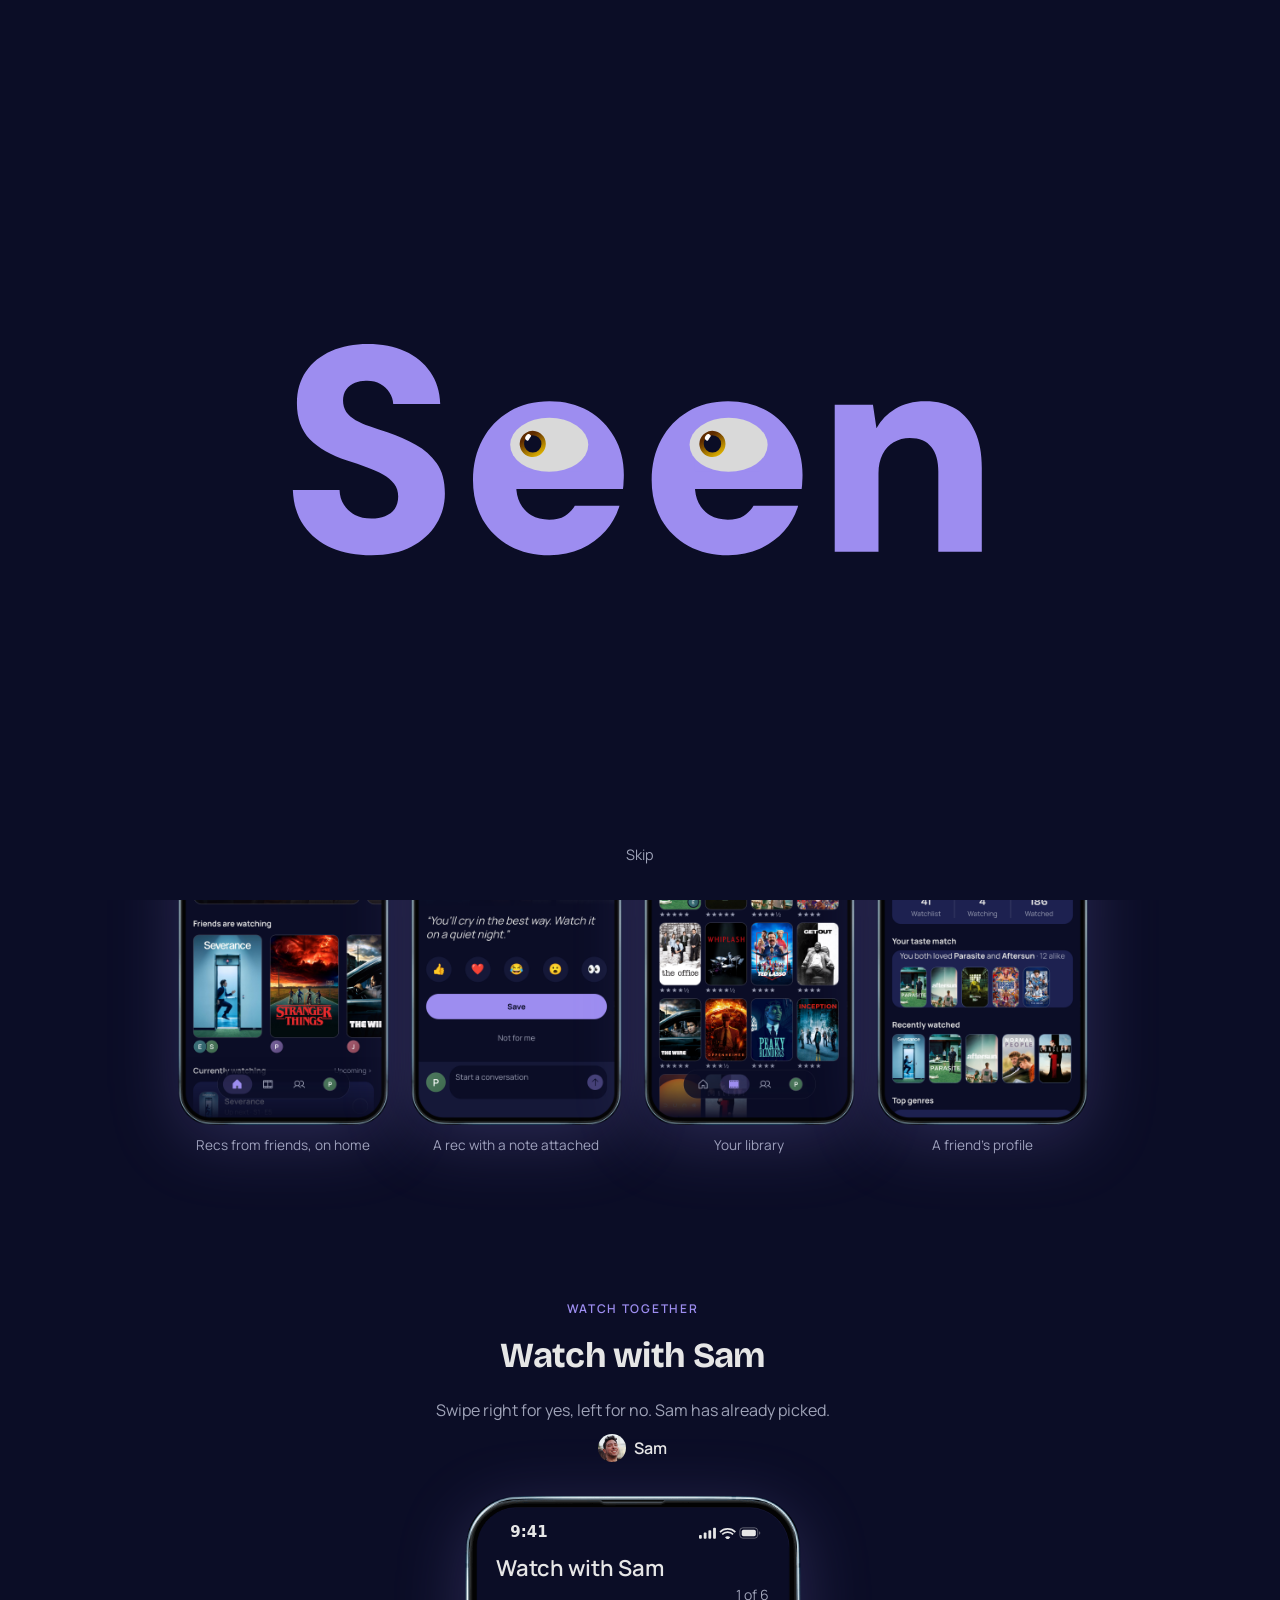
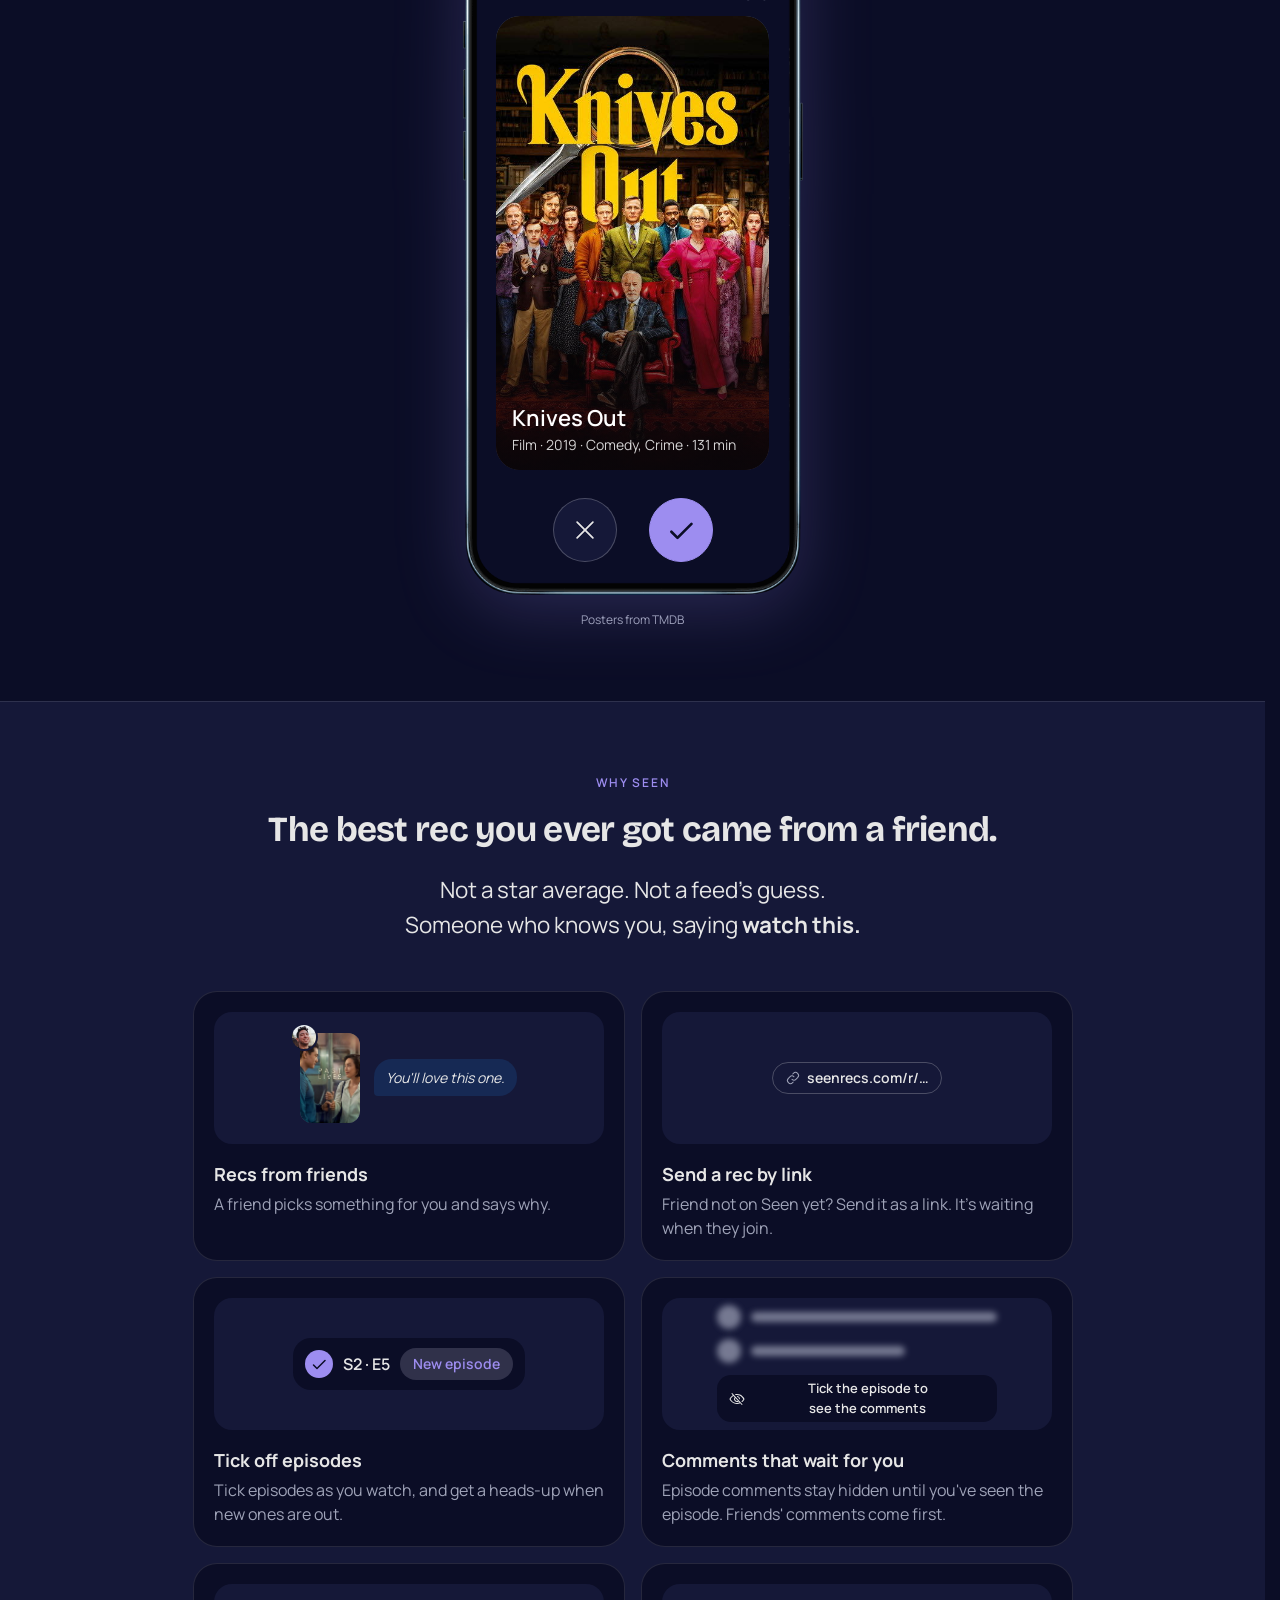
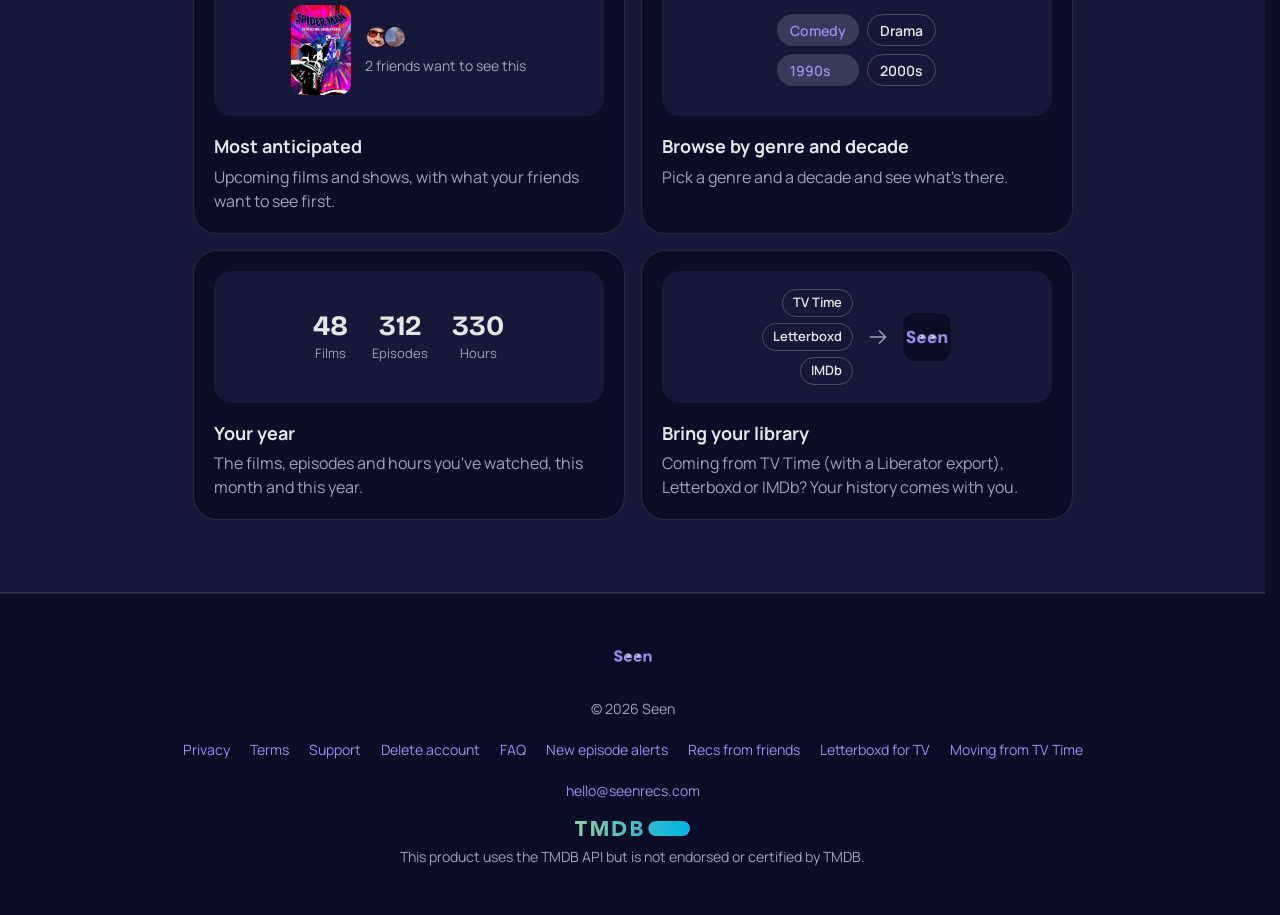
<file: index.html>
<!DOCTYPE html>
<html lang="en">
<head>
  <meta charset="UTF-8" />
  <meta name="viewport" content="width=device-width, initial-scale=1" />
  <!-- Matches --ground, so mobile browser chrome joins the navy. -->
  <meta name="theme-color" content="#0B0D26" />
  <title>Seen · What to watch, from friends you trust</title>
  <meta name="description" content="Seen is movie and TV recommendations from friends you trust, not an algorithm. Download on the App Store." />
  <link rel="canonical" href="https://seenrecs.com/" />

  <!-- Link sharing (Open Graph + Twitter). og-image.png is supplied
       separately: 1200x630, referenced absolutely so scrapers resolve it. -->
  <meta property="og:title" content="Seen · What to watch, from friends you trust" />
  <meta property="og:description" content="Seen is movie and TV recommendations from friends you trust, not an algorithm. Download on the App Store." />
  <meta property="og:type" content="website" />
  <meta property="og:url" content="https://seenrecs.com/" />
  <meta property="og:image" content="https://seenrecs.com/assets/og-image.png" />
  <meta property="og:image:width" content="1200" />
  <meta property="og:image:height" content="630" />
  <meta name="twitter:card" content="summary_large_image" />
  <meta name="twitter:title" content="Seen · What to watch, from friends you trust" />
  <meta name="twitter:description" content="Seen is movie and TV recommendations from friends you trust, not an algorithm. Download on the App Store." />
  <meta name="twitter:image" content="https://seenrecs.com/assets/og-image.png" />

  <link rel="icon" type="image/png" href="assets/icon.png" />
  <link rel="icon" type="image/png" sizes="32x32" href="assets/favicon-32.png" />
  <link rel="apple-touch-icon" sizes="180x180" href="assets/apple-touch-icon.png" />

  <script type="application/ld+json">
  {
    "@context": "https://schema.org",
    "@type": "SoftwareApplication",
    "name": "Seen",
    "description": "Seen is movie and TV recommendations from friends you trust, not an algorithm.",
    "operatingSystem": "iOS, Android",
    "applicationCategory": "EntertainmentApplication",
    "url": "https://seenrecs.com/",
    "installUrl": "https://apps.apple.com/app/id6775920785"
  }
  </script>
  <script>
    // Decide the first-visit intro BEFORE first paint, so the site never
    // flashes underneath it. The class shows the overlay and locks scroll
    // via CSS; main.js reads the same class to run the sequence. Any
    // failure (blocked localStorage etc.) means no intro, site as normal.
    try {
      if (
        !matchMedia("(prefers-reduced-motion: reduce)").matches &&
        (new URLSearchParams(location.search).has("intro") ||
          !localStorage.getItem("seen-intro-seen"))
      ) {
        document.documentElement.classList.add("intro-pending");
      }
    } catch (e) {}
  </script>
  <!-- V2 type, matching the app: Bricolage Grotesque for display, Manrope
       for body. Both variable, so the ranged request costs about what two
       static weights did. Self-hosting remains the noted later win. -->
  <link rel="preconnect" href="https://fonts.googleapis.com" />
  <link rel="preconnect" href="https://fonts.gstatic.com" crossorigin />
  <link href="https://fonts.googleapis.com/css2?family=Bricolage+Grotesque:opsz,wght@12..96,600;12..96,700&family=Manrope:wght@300..700&display=swap" rel="stylesheet" />
  <link rel="stylesheet" href="styles.css" />
</head>
<body>

  <!-- ============================================================ -->
  <!-- FIRST-VISIT INTRO OVERLAY                                     -->
  <!-- Shown only when <html> has .intro-pending (set pre-paint in   -->
  <!-- the head). main.js clones the hero lockup into .intro-stage,  -->
  <!-- plays the darts full screen, then FLIPs it onto the hero.     -->
  <!-- ============================================================ -->
  <div class="intro" id="intro">
    <div class="intro-bg"></div>
    <div class="intro-stage" id="intro-stage" aria-hidden="true"></div>
    <button class="intro-skip" type="button" id="intro-skip" aria-label="Skip intro">Skip</button>
  </div>

  <!-- ============================================================ -->
  <!-- HERO                                                          -->
  <!-- ============================================================ -->
  <header class="hero">
    <div class="lockup-wrap">

      <!--
        Real wordmark, inlined from assets/wordwitheyes.svg (Figma export)
        so the irises can be animated — an <img> would not expose them.
        main.js hooks: .eye = whole eyeball groups (appear + blink),
        .iris = iris/pupil/highlight groups (gaze darts),
        .word-part = letterforms (assembly). Keep those classes if the
        export is ever replaced.

        V2 fills follow the app (animated-logo.tsx): letterforms take the
        brand accent, pupils take --pupil (ground ink). The grey sclerae
        and the gold iris gradient are unchanged — the app kept both.
      -->
      <div class="lockup" role="img" aria-label="Seen">
        <svg class="lockup-svg" viewBox="0 0 906 266" fill="none" xmlns="http://www.w3.org/2000/svg" aria-hidden="true" focusable="false">
          <path class="word-part" id="wordmark" d="M114.934 265.853C96.5737 265.853 79.9272 262.793 64.9944 256.673C50.3064 250.308 38.6784 241.006 30.1104 228.766C21.5424 216.526 16.8912 201.47 16.1568 183.6H74.9088C75.1536 190.699 76.9896 196.942 80.4168 202.327C83.844 207.713 88.4952 211.997 94.3704 215.179C100.246 218.117 107.1 219.586 114.934 219.586C121.543 219.586 127.296 218.607 132.192 216.648C137.333 214.445 141.372 211.385 144.31 207.468C147.247 203.307 148.716 198.166 148.716 192.046C148.716 185.681 147.002 180.295 143.575 175.889C140.148 171.238 135.497 167.321 129.622 164.138C123.746 160.711 116.892 157.651 109.058 154.958C101.47 152.021 93.2689 149.206 84.456 146.513C64.1376 139.903 48.4704 130.968 37.4544 119.707C26.6832 108.446 21.2976 93.3912 21.2976 74.5416C21.2976 58.8744 25.092 45.5328 32.6808 34.5168C40.5144 23.256 51.1632 14.688 64.6272 8.81279C78.0912 2.93759 93.3913 -1.04118e-05 110.527 -1.04118e-05C128.153 -1.04118e-05 143.698 3.05999 157.162 9.17999C170.626 15.0552 181.275 23.7456 189.108 35.2512C196.942 46.512 201.103 59.976 201.593 75.6432H142.474C142.229 70.2576 140.638 65.3616 137.7 60.9552C135.007 56.5488 131.213 52.9992 126.317 50.3064C121.666 47.6136 116.158 46.2672 109.793 46.2672C104.162 46.0224 99.0217 46.8792 94.3704 48.8376C89.964 50.5512 86.292 53.3664 83.3544 57.2832C80.6616 60.9552 79.3152 65.6064 79.3152 71.2368C79.3152 76.6224 80.6616 81.396 83.3544 85.5576C86.292 89.4744 90.2089 92.9016 95.1049 95.8392C100.246 98.532 106.121 101.102 112.73 103.55C119.585 105.998 127.051 108.446 135.13 110.894C148.104 115.301 159.977 120.564 170.748 126.684C181.764 132.559 190.577 140.393 197.187 150.185C204.041 159.732 207.468 172.462 207.468 188.374C207.468 202.327 203.796 215.179 196.452 226.93C189.353 238.68 178.949 248.105 165.24 255.204C151.776 262.303 135.007 265.853 114.934 265.853ZM339.413 265.853C320.319 265.853 303.55 261.936 289.107 254.103C274.664 246.024 263.281 234.886 254.957 220.687C246.879 206.244 242.84 189.72 242.84 171.115C242.84 152.021 246.879 135.007 254.957 120.074C263.036 105.142 274.297 93.3912 288.74 84.8232C303.183 76.2552 319.952 71.9712 339.046 71.9712C357.651 71.9712 373.93 76.0104 387.884 84.0888C401.838 92.1672 412.731 103.183 420.565 117.137C428.643 130.846 432.682 146.758 432.682 164.873C432.682 167.321 432.56 170.136 432.315 173.318C432.315 176.256 432.07 179.316 431.581 182.498H282.13V150.552H376.501C376.011 140.27 372.217 132.07 365.117 125.95C358.263 119.585 349.695 116.402 339.413 116.402C331.58 116.402 324.481 118.238 318.116 121.91C311.751 125.582 306.61 131.09 302.693 138.434C299.021 145.778 297.185 155.081 297.185 166.342V177.358C297.185 185.926 298.777 193.514 301.959 200.124C305.386 206.734 310.16 211.875 316.28 215.547C322.645 219.219 330.111 221.055 338.679 221.055C346.757 221.055 353.367 219.463 358.508 216.281C363.893 212.854 368.055 208.57 370.993 203.429H427.174C423.747 215.179 417.872 225.828 409.549 235.375C401.226 244.678 391.066 252.144 379.071 257.775C367.076 263.16 353.857 265.853 339.413 265.853ZM564.252 265.853C545.157 265.853 528.389 261.936 513.945 254.103C499.502 246.024 488.119 234.886 479.796 220.687C471.717 206.244 467.678 189.72 467.678 171.115C467.678 152.021 471.717 135.007 479.796 120.074C487.874 105.142 499.135 93.3912 513.578 84.8232C528.021 76.2552 544.79 71.9712 563.885 71.9712C582.489 71.9712 598.769 76.0104 612.722 84.0888C626.676 92.1672 637.57 103.183 645.403 117.137C653.482 130.846 657.521 146.758 657.521 164.873C657.521 167.321 657.398 170.136 657.154 173.318C657.154 176.256 656.909 179.316 656.419 182.498H506.969V150.552H601.339C600.849 140.27 597.055 132.07 589.956 125.95C583.101 119.585 574.533 116.402 564.252 116.402C556.418 116.402 549.319 118.238 542.954 121.91C536.589 125.582 531.449 131.09 527.532 138.434C523.86 145.778 522.024 155.081 522.024 166.342V177.358C522.024 185.926 523.615 193.514 526.797 200.124C530.225 206.734 534.998 211.875 541.118 215.547C547.483 219.219 554.949 221.055 563.517 221.055C571.596 221.055 578.205 219.463 583.346 216.281C588.732 212.854 592.893 208.57 595.831 203.429H652.013C648.586 215.179 642.71 225.828 634.387 235.375C626.064 244.678 615.905 252.144 603.91 257.775C591.914 263.16 578.695 265.853 564.252 265.853ZM698.025 261.447V76.3776H746.128L750.534 106.121C756.165 95.8392 764.121 87.6384 774.402 81.5184C784.684 75.1536 797.169 71.9712 811.857 71.9712C827.279 71.9712 840.254 75.276 850.78 81.8856C861.306 88.4952 869.262 98.0424 874.648 110.527C880.278 122.767 883.094 137.822 883.094 155.693V261.447H828.381V160.834C828.381 147.37 825.443 136.966 819.568 129.622C813.938 122.033 804.88 118.238 792.395 118.238C785.051 118.238 778.319 120.074 772.199 123.746C766.324 127.174 761.673 132.192 758.245 138.802C754.818 145.411 753.105 153.367 753.105 162.67V261.447H698.025Z" fill="var(--accent)" />
          <path class="word-part" id="e-slot-right" d="M522.159 110.51H603.746V160.822H522.159V110.51Z" fill="var(--accent)" />
          <rect class="word-part" id="e-slot-left" x="297.794" y="110.51" width="81.5873" height="50.3122" fill="var(--accent)" />
          <g class="eye" id="eye-right">
            <ellipse id="eye-right-sclera" cx="564.493" cy="126.848" rx="49.1335" ry="34.0155" fill="#D9D9D9" />
            <!-- The exported pose (irises glancing left, as on the app icon) is the
                 rest / no-JS / reduced-motion state. data-center-dx/dy is each
                 iris's offset from the sclera centre; main.js uses it to hold the
                 eyes centred during the intro, then settles back to this pose. -->
            <g class="iris" id="eye-right-inner" data-center-dx="20.352" data-center-dy="1.149">
              <circle id="eye-right-iris" cx="544.141" cy="125.699" r="16.4185" transform="rotate(-32.5928 544.141 125.699)" fill="url(#paint0_linear_211_2)" />
              <circle id="eye-right-pupil" cx="544.141" cy="125.699" r="10.9457" fill="var(--pupil)" />
              <path id="eye-right-highlight" d="M540.666 118.011C539.02 120.093 538.947 122.806 536.611 121.339C534.274 119.872 533.844 117.787 535.491 115.704C537.137 113.622 538.171 112.281 540.507 113.748C542.844 115.215 542.312 115.928 540.666 118.011Z" fill="#FFFEFE" />
            </g>
          </g>
          <g class="eye" id="eye-left">
            <ellipse id="eye-left-sclera" cx="338.768" cy="126.848" rx="49.1335" ry="34.0155" fill="#D9D9D9" />
            <g class="iris" id="eye-left-inner" data-center-dx="20.711" data-center-dy="1.149">
              <circle id="eye-left-iris" cx="318.057" cy="125.699" r="16.4185" transform="rotate(-32.5928 318.057 125.699)" fill="url(#paint1_linear_211_2)" />
              <circle id="eye-left-pupil" cx="318.057" cy="125.699" r="10.9457" fill="var(--pupil)" />
              <path id="eye-left-highlight" d="M314.582 118.011C312.936 120.093 312.863 122.806 310.526 121.339C308.19 119.872 307.76 117.787 309.406 115.704C311.053 113.622 312.087 112.281 314.423 113.748C316.76 115.215 316.228 115.928 314.582 118.011Z" fill="#FFFEFE" />
            </g>
          </g>
          <defs>
<linearGradient id="paint0_linear_211_2" x1="544.141" y1="109.281" x2="544.141" y2="142.118" gradientUnits="userSpaceOnUse">
<stop offset="0.192308" stop-color="#5F2C00"/>
<stop offset="1" stop-color="#DCB000"/>
</linearGradient>
<linearGradient id="paint1_linear_211_2" x1="318.057" y1="109.281" x2="318.057" y2="142.118" gradientUnits="userSpaceOnUse">
<stop offset="0.192308" stop-color="#5F2C00"/>
<stop offset="1" stop-color="#DCB000"/>
</linearGradient>
</defs>
        </svg>

        <!-- Real early-user labels, in glance order: left, right, left.
             "bigron" is a handle — keep it lowercase. -->
        <div class="gaze-label gaze-label--left" id="gaze-label-1" aria-hidden="true">
          <div class="label-header">
            <img class="label-avatar" src="assets/bobby.png" alt="" width="24" height="24" />
            <span class="label-text">Bobby · Sinners</span>
          </div>
          <img class="label-poster" src="assets/poster-sinners.png" alt="" />
        </div>
        <div class="gaze-label gaze-label--right" id="gaze-label-2" aria-hidden="true">
          <div class="label-header">
            <img class="label-avatar" src="assets/paul.png" alt="" width="24" height="24" />
            <span class="label-text">Paul · The Penguin</span>
          </div>
          <img class="label-poster" src="assets/poster-penguin.png" alt="" />
        </div>
        <div class="gaze-label gaze-label--left gaze-label--low" id="gaze-label-3" aria-hidden="true">
          <div class="label-header">
            <img class="label-avatar" src="assets/bigron.png" alt="" width="24" height="24" />
            <span class="label-text">bigron · Reacher</span>
          </div>
          <img class="label-poster" src="assets/poster-reacher.png" alt="" />
        </div>
      </div>

      <!-- Reused from the app's sign-in screen. No period — it stands alone. -->
      <p class="strapline">What to watch, from the people<br />who actually know you</p>

      <div class="cta-row">
        <a class="btn btn--store" href="https://apps.apple.com/app/apple-store/id6775920785?pt=128399967&amp;ct=website&amp;mt=8">
          <svg class="btn-apple-logo" viewBox="0 0 814 1000" fill="currentColor" aria-hidden="true" focusable="false"><path d="M788.1 340.9c-5.8 4.5-108.2 62.2-108.2 190.5 0 148.4 130.3 200.9 134.2 202.2-.6 3.2-20.7 71.9-68.7 141.9-42.8 61.6-87.5 123.1-155.5 123.1s-85.5-39.5-164-39.5c-76.5 0-103.7 40.8-165.9 40.8s-105.6-57-155.5-127C46.7 790.7 0 663 0 541.8c0-194.4 126.4-297.5 250.8-297.5 66.1 0 121.2 43.4 162.7 43.4 39.5 0 101.1-46 176.3-46 28.5 0 130.9 2.6 198.3 99.2zm-234-181.5c31.1-36.9 53.1-88.1 53.1-139.3 0-7.1-.6-14.3-1.9-20.1-50.6 1.9-110.8 33.7-147.1 75.8-28.5 32.4-55.1 83.6-55.1 135.5 0 7.8 1.3 15.6 1.9 18.1 3.2.6 8.4 1.3 13.6 1.3 45.4 0 102.5-30.4 135.5-71.3z"/></svg>
          <span>Download on the App&nbsp;Store</span>
        </a>
        <a class="btn btn--store" href="https://play.google.com/store/apps/details?id=com.paultaylor.seen&amp;referrer=utm_source%3Dseenrecs%26utm_campaign%3Dwebsite">
          <img class="btn-google-logo" src="assets/google-g.png" alt="" width="19" height="19" />
          <span>Get it on Google Play</span>
        </a>
      </div>
    </div>
  </header>

  <main>

    <!-- ============================================================ -->
    <!-- APP SCREENSHOTS                                               -->
    <!-- ============================================================ -->
    <section class="section section--shots" aria-labelledby="shots-heading">
      <p class="eyebrow">The app</p>
      <h2 id="shots-heading">See what your friends are watching.</h2>

      <div class="shots-grid">
        <figure class="shot">
          <img class="shot-img" src="assets/screenshot-home.png" alt="Seen home screen with recommendations from friends" loading="lazy" />
          <figcaption>Recs from friends, on home</figcaption>
        </figure>
        <figure class="shot">
          <img class="shot-img" src="assets/screenshot-rec.png" alt="A recommendation from a friend with their note" loading="lazy" />
          <figcaption>A rec with a note&nbsp;attached</figcaption>
        </figure>
        <figure class="shot">
          <img class="shot-img" src="assets/screenshot-library.png" alt="The library of shows and films you have seen" loading="lazy" />
          <figcaption>Your library</figcaption>
        </figure>
        <figure class="shot">
          <img class="shot-img" src="assets/screenshot-profile.png" alt="A friend's profile on Seen" loading="lazy" />
          <figcaption>A friend's profile</figcaption>
        </figure>
      </div>
    </section>

    <!-- ============================================================ -->
    <!-- WATCH TOGETHER: the Tonight demo                              -->
    <!-- ============================================================ -->
    <!-- The app's Watch together deck, playable. Without JS the phone
         shows the first card as a still and the line under it says how it
         works; tonight-demo.js adds .td--live, the buttons and the deck.
         Card look and sizes follow the app's tonight-deck.tsx and
         match-moment.tsx. Posters are TMDB's (w500), served from assets/. -->
    <section class="section section--tonight td" aria-labelledby="tonight-heading">
      <p class="eyebrow">Watch together</p>
      <h2 id="tonight-heading">Watch with Sam</h2>
      <p class="td-sub td-live-only">
        Swipe right for yes, left for no. Sam has already&nbsp;picked.
      </p>
      <p class="td-friend td-live-only">
        <img class="td-avatar" src="assets/tonight-sam.jpg" alt="" width="28" height="28" />
        <span>Sam</span>
      </p>

      <div class="td-phone">
        <div class="td-screen">
          <div class="td-status" aria-hidden="true">
            <span>9:41</span>
            <svg viewBox="0 0 66 12" focusable="false"><rect x="0" y="8" width="3" height="4" rx="1"/><rect x="5" y="5.5" width="3" height="6.5" rx="1"/><rect x="10" y="3" width="3" height="9" rx="1"/><rect x="15" y="0.5" width="3" height="11.5" rx="1"/><path d="M30.5 2.6a10.6 10.6 0 0 1 7.6 3.1l1.2-1.2a12.3 12.3 0 0 0-17.6 0l1.2 1.2a10.6 10.6 0 0 1 7.6-3.1Zm0 3.4a7.1 7.1 0 0 1 5.2 2.1l1.2-1.2a8.8 8.8 0 0 0-12.8 0l1.2 1.2A7.1 7.1 0 0 1 30.5 6Zm0 3.4a3.7 3.7 0 0 1 2.8 1.2l-2.8 2.8-2.8-2.8a3.7 3.7 0 0 1 2.8-1.2Z"/><rect x="43.5" y="0.5" width="19" height="11" rx="3.2" fill="none" stroke="currentColor" opacity="0.4"/><rect x="45.5" y="2.5" width="15" height="7" rx="1.8"/><path d="M64 4.2v3.6a1.9 1.9 0 0 0 0-3.6Z" opacity="0.4"/></svg>
          </div>
          <p class="td-title" aria-hidden="true">Watch with Sam</p>
          <div class="td-play">
            <p class="td-counter" aria-hidden="true">1 of 6</p>
            <div class="td-stage">
              <div class="td-card">
                <div class="td-face">
                  <img src="assets/tonight-knives-out.jpg" alt="" width="500" height="750" loading="lazy" />
                  <div class="td-text">
                    <p class="td-name">Knives Out</p>
                    <p class="td-meta">Film · 2019 · Comedy, Crime · 131 min</p>
                  </div>
                </div>
              </div>
            </div>
            <div class="td-actions td-live-only">
              <button type="button" class="td-btn td-btn--no" data-td-choice="no">
                <svg viewBox="0 0 256 256" aria-hidden="true" focusable="false"><path d="M205.66 194.34a8 8 0 0 1-11.32 11.32L128 139.31l-66.34 66.35a8 8 0 0 1-11.32-11.32L116.69 128 50.34 61.66a8 8 0 0 1 11.32-11.32L128 116.69l66.34-66.35a8 8 0 0 1 11.32 11.32L139.31 128Z"/></svg>
                <span class="visually-hidden">No, <span class="td-btn-title">Knives Out</span></span>
              </button>
              <button type="button" class="td-btn td-btn--yes" data-td-choice="yes">
                <svg viewBox="0 0 256 256" aria-hidden="true" focusable="false"><path d="m232.49 80.49-128 128a12 12 0 0 1-17 0l-56-56a12 12 0 1 1 17-17L96 183 215.51 63.51a12 12 0 0 1 17 17Z"/></svg>
                <span class="visually-hidden">Yes, <span class="td-btn-title">Knives Out</span></span>
              </button>
            </div>
          </div>
          <div class="td-end" hidden></div>
        </div>
        <!-- The bezel from the "The app" screenshots, with its screen cut
             out (assets/phone-frame.png), laid over the demo's screen. -->
        <img class="td-frame" src="assets/phone-frame.png" alt="" width="1000" height="2056" />
      </div>

      <div class="td-after" hidden>
        <div class="cta-row td-stores">
          <a class="btn btn--store" href="https://apps.apple.com/app/apple-store/id6775920785?pt=128399967&amp;ct=website&amp;mt=8">
            <svg class="btn-apple-logo" viewBox="0 0 814 1000" fill="currentColor" aria-hidden="true" focusable="false"><path d="M788.1 340.9c-5.8 4.5-108.2 62.2-108.2 190.5 0 148.4 130.3 200.9 134.2 202.2-.6 3.2-20.7 71.9-68.7 141.9-42.8 61.6-87.5 123.1-155.5 123.1s-85.5-39.5-164-39.5c-76.5 0-103.7 40.8-165.9 40.8s-105.6-57-155.5-127C46.7 790.7 0 663 0 541.8c0-194.4 126.4-297.5 250.8-297.5 66.1 0 121.2 43.4 162.7 43.4 39.5 0 101.1-46 176.3-46 28.5 0 130.9 2.6 198.3 99.2zm-234-181.5c31.1-36.9 53.1-88.1 53.1-139.3 0-7.1-.6-14.3-1.9-20.1-50.6 1.9-110.8 33.7-147.1 75.8-28.5 32.4-55.1 83.6-55.1 135.5 0 7.8 1.3 15.6 1.9 18.1 3.2.6 8.4 1.3 13.6 1.3 45.4 0 102.5-30.4 135.5-71.3z"/></svg>
            <span>Download on the App&nbsp;Store</span>
          </a>
          <a class="btn btn--store" href="https://play.google.com/store/apps/details?id=com.paultaylor.seen&amp;referrer=utm_source%3Dseenrecs%26utm_campaign%3Dwebsite">
            <img class="btn-google-logo" src="assets/google-g.png" alt="" width="19" height="19" />
            <span>Get it on Google Play</span>
          </a>
        </div>
        <button type="button" class="td-again">Try again</button>
      </div>
      <p class="td-nojs">Swipe through films and shows with a friend. When you both say yes, it's a&nbsp;match.</p>
      <p class="td-credit">Posters from TMDB</p>
      <p class="visually-hidden" aria-live="polite" data-td-live></p>
    </section>

    <!-- ============================================================ -->
    <!-- WHY / HOW IT WORKS                                            -->
    <!-- ============================================================ -->
    <section class="section section--why" aria-labelledby="why-heading">
      <p class="eyebrow">Why Seen</p>
      <h2 id="why-heading">The best rec you ever got came from a friend.</h2>
      <p class="why-copy">
        Not a star average. Not a feed's guess.<br />
        Someone who knows you, saying <strong>watch&nbsp;this.</strong>
      </p>
      <!-- Feature tiles. Each visual is drawn in HTML and CSS with the app's
           tokens (chip, poster, caption); decorative, so hidden from screen
           readers. Posters are TMDB's (see the footer credit). -->
      <ul class="why-tiles" role="list">
        <li class="why-tile">
          <div class="why-visual" aria-hidden="true">
            <div class="wv-rec">
              <img class="wv-poster" src="assets/tonight-past-lives.jpg" alt="" width="60" height="90" loading="lazy" />
              <img class="wv-rec-avatar" src="assets/tonight-sam.jpg" alt="" width="28" height="28" loading="lazy" />
              <p class="wv-bubble">You'll love this one.</p>
            </div>
          </div>
          <h3 class="why-tile-title">Recs from friends</h3>
          <p class="why-tile-text">A friend picks something for you and says why.</p>
        </li>
        <li class="why-tile">
          <div class="why-visual" aria-hidden="true">
            <p class="wv-chip wv-chip--link">
              <svg viewBox="0 0 256 256" focusable="false"><path d="M137.54 186.36a8 8 0 0 1 0 11.31l-9.94 10a56 56 0 0 1-79.22-79.27l24.12-24.12a56 56 0 0 1 76.81-2.28 8 8 0 1 1-10.64 12 40 40 0 0 0-54.85 1.63L59.7 139.72a40 40 0 0 0 56.58 56.58l9.94-9.94a8 8 0 0 1 11.32 0Zm70.08-138a56.08 56.08 0 0 0-79.22 0l-9.94 9.95a8 8 0 0 0 11.32 11.31l9.94-9.94a40 40 0 0 1 56.58 56.58l-24.12 24.14a40 40 0 0 1-54.85 1.6 8 8 0 1 0-10.64 12 56 56 0 0 0 76.81-2.26l24.12-24.12a56.08 56.08 0 0 0 0-79.24Z"/></svg>
              <span>seenrecs.com/r/…</span>
            </p>
          </div>
          <h3 class="why-tile-title">Send a rec by link</h3>
          <p class="why-tile-text">Friend not on Seen yet? Send it as a link. It's waiting when they&nbsp;join.</p>
        </li>
        <li class="why-tile">
          <div class="why-visual" aria-hidden="true">
            <div class="wv-episode">
              <span class="wv-tick">
                <svg viewBox="0 0 256 256" focusable="false"><path d="m232.49 80.49-128 128a12 12 0 0 1-17 0l-56-56a12 12 0 1 1 17-17L96 183 215.51 63.51a12 12 0 0 1 17 17Z"/></svg>
              </span>
              <span class="wv-episode-name">S2 · E5</span>
              <span class="wv-chip wv-chip--selected">New episode</span>
            </div>
          </div>
          <h3 class="why-tile-title">Tick off episodes</h3>
          <p class="why-tile-text">Tick episodes as you watch, and get a heads-up when new ones are&nbsp;out.</p>
        </li>
        <li class="why-tile">
          <div class="why-visual" aria-hidden="true">
            <div class="wv-comments">
              <div class="wv-comment"><span class="wv-dot"></span><span class="wv-bar"></span></div>
              <div class="wv-comment"><span class="wv-dot"></span><span class="wv-bar wv-bar--short"></span></div>
              <p class="wv-comments-label">
                <svg viewBox="0 0 256 256" focusable="false"><path d="M53.92 34.62a8 8 0 1 0-11.84 10.76l19.24 21.17C25 88.84 9.38 123.2 8.69 124.76a8 8 0 0 0 0 6.5c.35.79 8.82 19.57 27.65 38.4C61.43 194.74 93.12 208 128 208a127.11 127.11 0 0 0 52.07-10.83l22 24.21a8 8 0 1 0 11.84-10.76Zm47.33 75.84 41.67 45.85a32 32 0 0 1-41.67-45.85ZM128 192c-30.78 0-57.67-11.19-79.93-33.25A133.16 133.16 0 0 1 25 128c4.69-8.79 19.66-33.39 47.35-49.38l18 19.75a48 48 0 0 0 63.66 70l14.73 16.2A112 112 0 0 1 128 192Zm6-95.43a8 8 0 0 1 3-15.72 48.16 48.16 0 0 1 38.77 42.64 8 8 0 0 1-7.22 8.71 6.39 6.39 0 0 1-.75 0 8 8 0 0 1-8-7.26A32.09 32.09 0 0 0 134 96.57Zm113.28 34.69c-.42.94-10.55 23.37-33.36 43.8a8 8 0 1 1-10.67-11.92 132.77 132.77 0 0 0 25.8-31.81 133.16 133.16 0 0 0-23-30.75C185.67 75.19 158.78 64 128 64a118.37 118.37 0 0 0-19.36 1.57A8 8 0 1 1 106 49.79 134 134 0 0 1 128 48c34.88 0 66.57 13.26 91.66 38.35 18.83 18.83 27.3 37.62 27.65 38.41a8 8 0 0 1 0 6.5Z"/></svg>
                <span>Tick the episode to see the comments</span>
              </p>
            </div>
          </div>
          <h3 class="why-tile-title">Comments that wait for you</h3>
          <p class="why-tile-text">Episode comments stay hidden until you've seen the episode. Friends' comments come&nbsp;first.</p>
        </li>
        <li class="why-tile">
          <div class="why-visual" aria-hidden="true">
            <div class="wv-anticipated">
              <img class="wv-poster" src="assets/poster-beyond-spider-verse.jpg" alt="" width="60" height="90" loading="lazy" />
              <div class="wv-friends">
                <span class="wv-faces">
                  <img src="assets/bobby.png" alt="" width="24" height="24" loading="lazy" />
                  <img src="assets/bigron.png" alt="" width="24" height="24" loading="lazy" />
                </span>
                <span class="wv-caption">2 friends want to see this</span>
              </div>
            </div>
          </div>
          <h3 class="why-tile-title">Most anticipated</h3>
          <p class="why-tile-text">Upcoming films and shows, with what your friends want to see&nbsp;first.</p>
        </li>
        <li class="why-tile">
          <div class="why-visual" aria-hidden="true">
            <div class="wv-chips">
              <span class="wv-chip wv-chip--selected">Comedy</span>
              <span class="wv-chip">Drama</span>
              <span class="wv-chip wv-chip--selected">1990s</span>
              <span class="wv-chip">2000s</span>
            </div>
          </div>
          <h3 class="why-tile-title">Browse by genre and decade</h3>
          <p class="why-tile-text">Pick a genre and a decade and see what's&nbsp;there.</p>
        </li>
        <li class="why-tile">
          <div class="why-visual" aria-hidden="true">
            <dl class="wv-counters">
              <div><dt>Films</dt><dd>48</dd></div>
              <div><dt>Episodes</dt><dd>312</dd></div>
              <div><dt>Hours</dt><dd>330</dd></div>
            </dl>
          </div>
          <h3 class="why-tile-title">Your year</h3>
          <p class="why-tile-text">The films, episodes and hours you've watched, this month and this&nbsp;year.</p>
        </li>
        <li class="why-tile">
          <div class="why-visual" aria-hidden="true">
            <div class="wv-import">
              <div class="wv-sources">
                <span class="wv-chip">TV Time</span>
                <span class="wv-chip">Letterboxd</span>
                <span class="wv-chip">IMDb</span>
              </div>
              <svg class="wv-arrow" viewBox="0 0 256 256" focusable="false"><path d="m221.66 133.66-72 72a8 8 0 0 1-11.32-11.32L196.69 136H40a8 8 0 0 1 0-16h156.69l-58.35-58.34a8 8 0 0 1 11.32-11.32l72 72a8 8 0 0 1 0 11.32Z"/></svg>
              <img class="wv-icon" src="assets/icon.png" alt="" width="48" height="48" loading="lazy" />
            </div>
          </div>
          <h3 class="why-tile-title">Bring your library</h3>
          <p class="why-tile-text">Coming from TV Time (with a Liberator export), Letterboxd or IMDb? Your history comes with&nbsp;you.</p>
        </li>
      </ul>
    </section>
  </main>

  <!-- ============================================================ -->
  <!-- FOOTER                                                        -->
  <!-- ============================================================ -->
  <footer class="footer">
    <div class="footer-inner">
      <img class="footer-icon" src="assets/icon.png" alt="" width="44" height="44" />
      <p class="footer-brand">© 2026 Seen</p>

      <nav class="footer-links" aria-label="Footer">
        <a href="/privacy">Privacy</a>
        <a href="/terms">Terms</a>
        <a href="/support">Support</a>
        <a href="/delete-account">Delete account</a>
        <a href="/faq">FAQ</a>
        <a href="/new-episode-alerts">New episode alerts</a>
        <a href="/recommendations-from-friends">Recs from friends</a>
        <a href="/letterboxd-for-tv">Letterboxd for TV</a>
        <a href="/tv-time">Moving from TV Time</a>
        <!-- TODO: Replace with the real contact address (e.g. hello@seenrecs.com once domain email is set up). -->
        <a href="mailto:hello@seenrecs.com">hello@seenrecs.com</a>
      </nav>

      <div class="footer-tmdb">
        <!-- Official TMDB "blue short" logo, unmodified (TMDB's own
             green-to-blue gradient). 115x15 matches its 273.42:35.52
             viewBox ratio. -->
        <img class="tmdb-logo" src="assets/tmdb-logo.svg" alt="TMDB" width="115" height="15" />
        <p>This product uses the TMDB API but is not endorsed or certified by TMDB.</p>
      </div>
    </div>
  </footer>

  <script src="main.js"></script>
  <script src="tonight-demo.js" defer></script>
  <!-- Cloudflare Web Analytics --><script type='module' src='https://static.cloudflareinsights.com/beacon.min.js' data-cf-beacon='{"token": "34b782bc89304c73b442aa24eff1fb86"}'></script><!-- End Cloudflare Web Analytics -->
</body>
</html>
</file>
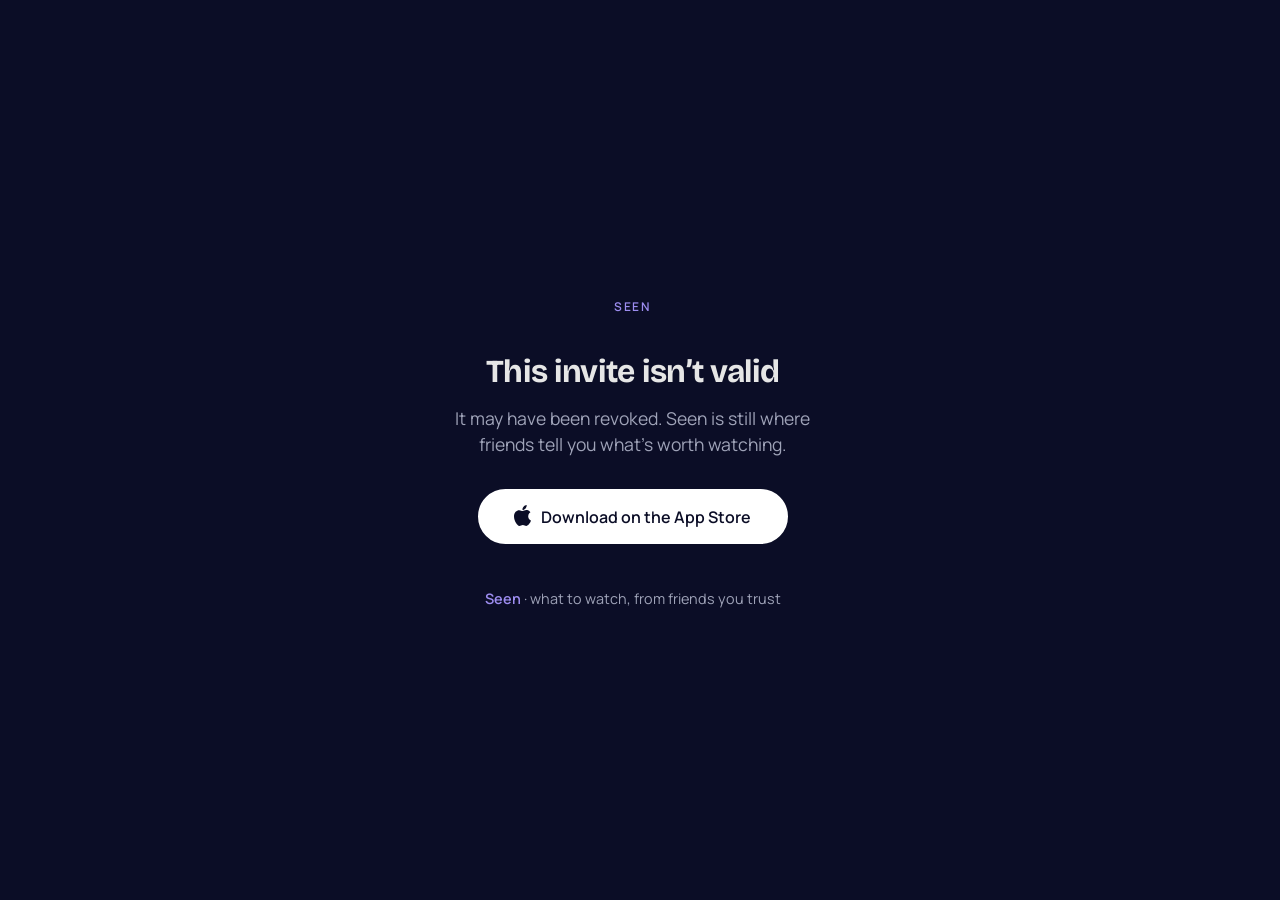
<file: i/index.html>
<!DOCTYPE html>
<html lang="en">
<head>
  <meta charset="UTF-8" />
  <meta name="viewport" content="width=device-width, initial-scale=1" />
  <meta name="theme-color" content="#0B0D26" />
  <title>Seen · You're invited</title>
  <meta name="description" content="A friend invited you to Seen. Movie and TV recommendations from friends you trust, not an algorithm." />
  <!-- Deliberately not indexed: every /i/ URL is a personal invite. -->
  <meta name="robots" content="noindex" />

  <!-- Link sharing: the site's GENERIC card (same deferred per-token
       preview story as /r/ — GitHub Pages can't render per-invite meta). -->
  <meta property="og:title" content="Seen · You're invited" />
  <meta property="og:description" content="A friend invited you to Seen. What to watch, from friends you trust." />
  <meta property="og:type" content="website" />
  <meta property="og:image" content="https://seenrecs.com/assets/og-image.png" />
  <meta property="og:image:width" content="1200" />
  <meta property="og:image:height" content="630" />
  <meta name="twitter:card" content="summary_large_image" />
  <meta name="twitter:title" content="Seen · You're invited" />
  <meta name="twitter:description" content="A friend invited you to Seen. What to watch, from friends you trust." />
  <meta name="twitter:image" content="https://seenrecs.com/assets/og-image.png" />

  <link rel="icon" type="image/png" href="../assets/icon.png" />
  <link rel="icon" type="image/png" sizes="32x32" href="../assets/favicon-32.png" />
  <link rel="apple-touch-icon" sizes="180x180" href="../assets/apple-touch-icon.png" />

  <!-- Same lean critical path as /r/: shared stylesheet + fonts, and
       preconnects for the two hosts the page hits next (invite data, and
       the avatar which lives on the same Supabase host). -->
  <link rel="preconnect" href="https://fonts.googleapis.com" />
  <link rel="preconnect" href="https://fonts.gstatic.com" crossorigin />
  <link rel="preconnect" href="https://xhzrsdgrgimlrdnyzidr.supabase.co" />
  <link href="https://fonts.googleapis.com/css2?family=Bricolage+Grotesque:opsz,wght@12..96,700&family=Manrope:wght@300..700&display=swap" rel="stylesheet" />
  <link rel="stylesheet" href="../styles.css" />

  <style>
    /* Page-scoped layout on top of the shared tokens/buttons. Composed
       for a PERSON, not a movie: avatar leading, invitation line as the
       headline, the site pitch beneath. */
    .inv-page {
      min-height: 100svh;
      display: flex;
      flex-direction: column;
      align-items: center;
      justify-content: center;
      padding: 48px 24px 40px;
      text-align: center;
    }

    .inv-avatar,
    .inv-avatar-fallback {
      width: 112px;
      height: 112px;
      border-radius: 50%;
      box-shadow: 0 14px 32px rgba(0, 0, 0, 0.5);
    }
    .inv-avatar { object-fit: cover; background: var(--surface); }
    /* Initial-circle fallback when the inviter has no avatar: accent fill
       with GROUND ink, not white — white on the lavender is only 2.80:1.
       Mirrors the app's avatar-fallback register. */
    .inv-avatar-fallback {
      display: flex;
      align-items: center;
      justify-content: center;
      background: var(--accent);
      color: var(--on-accent);
      font-family: var(--font-display);
      font-size: 3rem;
      font-weight: 700;
    }
    .inv-avatar--skeleton {
      background: var(--surface-alt);
      color: transparent;
      box-shadow: none;
      animation: inv-pulse 1.4s ease-in-out infinite;
    }
    @keyframes inv-pulse {
      0%, 100% { opacity: 1; }
      50% { opacity: 0.55; }
    }
    @media (prefers-reduced-motion: reduce) {
      .inv-avatar--skeleton { animation: none; }
    }

    .inv-title {
      margin-top: 26px;
      font-family: var(--font-display);
      font-size: 2rem;
      font-weight: 700;
      letter-spacing: -0.01em;
      line-height: 1.15;
      max-width: 18ch;
    }

    .inv-pitch {
      margin-top: 14px;
      max-width: 34ch;
      font-size: 1.1rem;
      line-height: 1.5;
      color: var(--muted);
    }

    .inv-cta {
      margin-top: 32px;
      display: flex;
      flex-direction: column;
      align-items: center;
      gap: 14px;
    }

    .inv-footer {
      margin-top: 44px;
      font-size: 0.9rem;
      color: var(--muted);
    }
    .inv-footer a {
      color: var(--accent);
      font-weight: 600;
      text-decoration: none;
    }

    .inv-line-skeleton {
      display: inline-block;
      border-radius: 6px;
      background: var(--surface-alt);
      color: transparent;
      user-select: none;
    }

    [hidden] { display: none !important; }
  </style>
</head>
<body>
  <main class="inv-page">
    <!-- LOADING -->
    <section id="state-loading" aria-label="Loading invite">
      <div class="inv-page" style="min-height:auto;padding:0;">
        <div class="inv-avatar-fallback inv-avatar--skeleton" role="presentation"></div>
        <h1 class="inv-title"><span class="inv-line-skeleton">Someone invited you</span></h1>
        <p class="inv-pitch"><span class="inv-line-skeleton">What to watch, from friends you trust</span></p>
      </div>
    </section>

    <!-- HAPPY PATH (permanent multi-claim link — no claimed state) -->
    <section id="state-invite" hidden>
      <div class="inv-page" style="min-height:auto;padding:0;">
        <img class="inv-avatar" id="inv-avatar" alt="" hidden />
        <div class="inv-avatar-fallback" id="inv-avatar-fallback" hidden aria-hidden="true"></div>
        <h1 class="inv-title" id="inv-title"></h1>
        <p class="inv-pitch">
          What to watch next, from friends you actually trust. Not an
          algorithm.
        </p>
        <div class="inv-cta">
          <a class="btn btn--store" id="cta-ios" href="https://apps.apple.com/app/apple-store/id6775920785?pt=128399967&amp;ct=website-invite&amp;mt=8">
            <svg class="btn-apple-logo" viewBox="0 0 814 1000" fill="currentColor" aria-hidden="true" focusable="false"><path d="M788.1 340.9c-5.8 4.5-108.2 62.2-108.2 190.5 0 148.4 130.3 200.9 134.2 202.2-.6 3.2-20.7 71.9-68.7 141.9-42.8 61.6-87.5 123.1-155.5 123.1s-85.5-39.5-164-39.5c-76.5 0-103.7 40.8-165.9 40.8s-105.6-57-155.5-127C46.7 790.7 0 663 0 541.8c0-194.4 126.4-297.5 250.8-297.5 66.1 0 121.2 43.4 162.7 43.4 39.5 0 101.1-46 176.3-46 28.5 0 130.9 2.6 198.3 99.2zm-234-181.5c31.1-36.9 53.1-88.1 53.1-139.3 0-7.1-.6-14.3-1.9-20.1-50.6 1.9-110.8 33.7-147.1 75.8-28.5 32.4-55.1 83.6-55.1 135.5 0 7.8 1.3 15.6 1.9 18.1 3.2.6 8.4 1.3 13.6 1.3 45.4 0 102.5-30.4 135.5-71.3z"/></svg>
            <span id="cta-ios-label">Join them on Seen</span>
          </a>
          <a class="btn btn--store" id="cta-android" href="https://play.google.com/store/apps/details?id=com.paultaylor.seen&amp;referrer=utm_source%3Dseenrecs%26utm_campaign%3Dwebsite-invite" hidden>
            <img class="btn-google-logo" src="../assets/google-g.png" alt="" width="19" height="19" />
            <span>Get it on Google Play</span>
          </a>
        </div>
      </div>
    </section>

    <!-- NOT FOUND / REVOKED / INVALID -->
    <section id="state-notfound" hidden>
      <div class="inv-page" style="min-height:auto;padding:0;">
        <p class="eyebrow">Seen</p>
        <h1 class="inv-title">This invite isn&rsquo;t valid</h1>
        <p class="inv-pitch">
          It may have been revoked. Seen is still where friends tell you
          what&rsquo;s worth watching.
        </p>
        <div class="inv-cta">
          <a class="btn btn--store" id="nf-ios" href="https://apps.apple.com/app/apple-store/id6775920785?pt=128399967&amp;ct=website-invite&amp;mt=8">
            <svg class="btn-apple-logo" viewBox="0 0 814 1000" fill="currentColor" aria-hidden="true" focusable="false"><path d="M788.1 340.9c-5.8 4.5-108.2 62.2-108.2 190.5 0 148.4 130.3 200.9 134.2 202.2-.6 3.2-20.7 71.9-68.7 141.9-42.8 61.6-87.5 123.1-155.5 123.1s-85.5-39.5-164-39.5c-76.5 0-103.7 40.8-165.9 40.8s-105.6-57-155.5-127C46.7 790.7 0 663 0 541.8c0-194.4 126.4-297.5 250.8-297.5 66.1 0 121.2 43.4 162.7 43.4 39.5 0 101.1-46 176.3-46 28.5 0 130.9 2.6 198.3 99.2zm-234-181.5c31.1-36.9 53.1-88.1 53.1-139.3 0-7.1-.6-14.3-1.9-20.1-50.6 1.9-110.8 33.7-147.1 75.8-28.5 32.4-55.1 83.6-55.1 135.5 0 7.8 1.3 15.6 1.9 18.1 3.2.6 8.4 1.3 13.6 1.3 45.4 0 102.5-30.4 135.5-71.3z"/></svg>
            <span>Download on the App&nbsp;Store</span>
          </a>
          <a class="btn btn--store" id="nf-android" href="https://play.google.com/store/apps/details?id=com.paultaylor.seen&amp;referrer=utm_source%3Dseenrecs%26utm_campaign%3Dwebsite-invite" hidden>
            <img class="btn-google-logo" src="../assets/google-g.png" alt="" width="19" height="19" />
            <span>Get it on Google Play</span>
          </a>
        </div>
      </div>
    </section>

    <p class="inv-footer">
      <a href="../">Seen</a> · what to watch, from friends you trust
    </p>
  </main>

  <script>
    (function () {
      var FN_URL =
        "https://xhzrsdgrgimlrdnyzidr.supabase.co/functions/v1/get-invite";
      var isAndroid = /android/i.test(navigator.userAgent);

      function show(id) {
        ["state-loading", "state-invite", "state-notfound"].forEach(
          function (s) {
            document.getElementById(s).hidden = s !== id;
          },
        );
      }

      if (isAndroid) {
        document.getElementById("cta-ios").hidden = true;
        document.getElementById("cta-android").hidden = false;
        document.getElementById("nf-ios").hidden = true;
        document.getElementById("nf-android").hidden = false;
      }

      var token = new URLSearchParams(location.search).get("t") || "";
      if (!/^[A-Za-z0-9_-]{16}$/.test(token)) {
        show("state-notfound");
        return;
      }

      fetch(FN_URL + "?token=" + encodeURIComponent(token))
        .then(function (res) {
          if (res.status === 404) throw new Error("not_found");
          if (!res.ok) throw new Error("failed");
          return res.json();
        })
        .then(function (inv) {
          var name = inv.senderName || "A friend";
          var first = name.split(/\s+/)[0];

          if (inv.avatarUrl) {
            var avatar = document.getElementById("inv-avatar");
            avatar.src = inv.avatarUrl;
            avatar.alt = first;
            avatar.hidden = false;
          } else {
            var fallback = document.getElementById("inv-avatar-fallback");
            fallback.textContent = first.charAt(0).toUpperCase() || "S";
            fallback.hidden = false;
          }

          document.getElementById("inv-title").textContent =
            first + " invited you to Seen";
          document.getElementById("cta-ios-label").textContent =
            "Join " + first + " on Seen";
          document.title = "Seen · " + first + " invited you";
          show("state-invite");
        })
        .catch(function () {
          show("state-notfound");
        });
    })();
  </script>
  <!-- Cloudflare Web Analytics --><script type='module' src='https://static.cloudflareinsights.com/beacon.min.js' data-cf-beacon='{"token": "34b782bc89304c73b442aa24eff1fb86"}'></script><!-- End Cloudflare Web Analytics -->
</body>
</html>
</file>
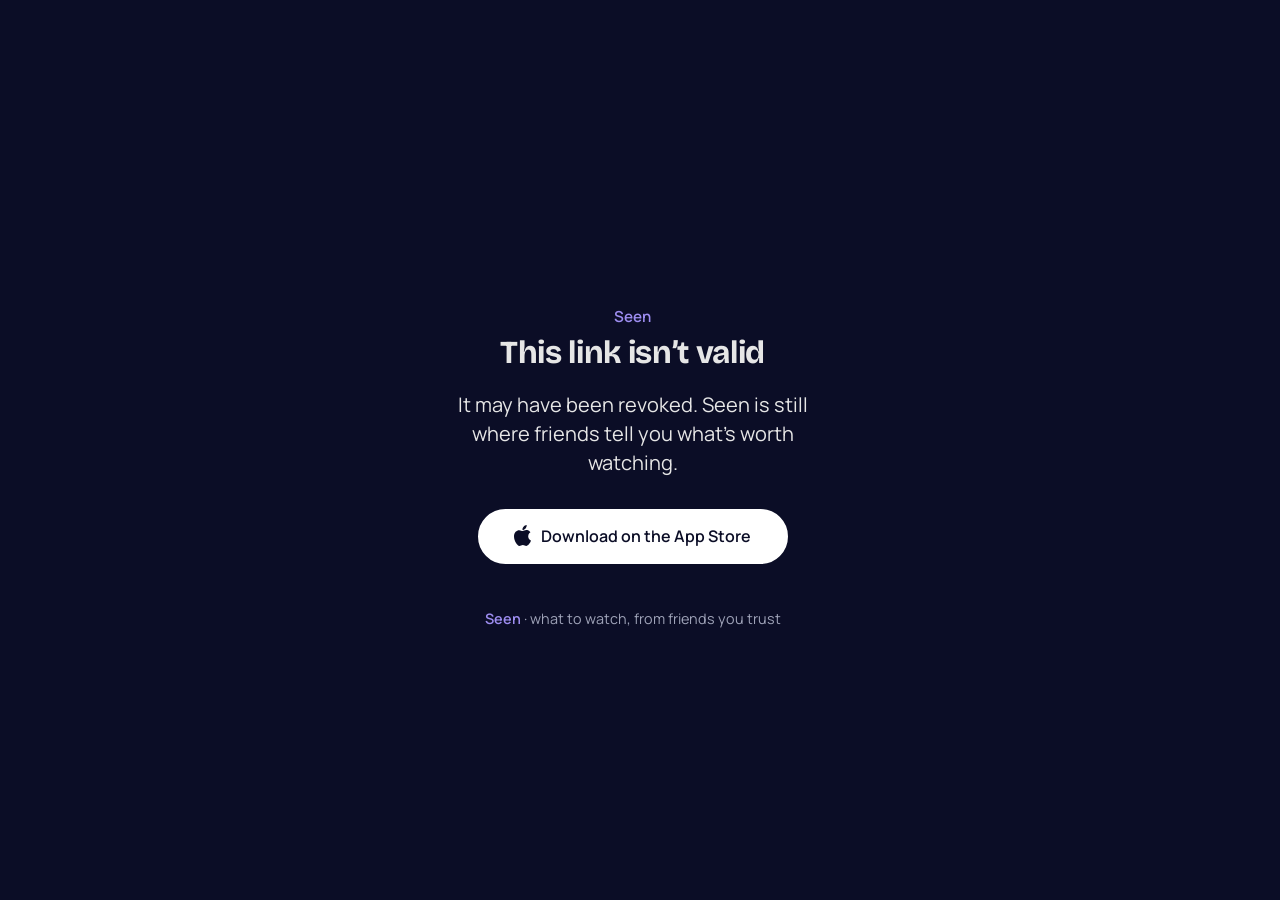
<file: r/index.html>
<!DOCTYPE html>
<html lang="en">
<head>
  <meta charset="UTF-8" />
  <meta name="viewport" content="width=device-width, initial-scale=1" />
  <meta name="theme-color" content="#0B0D26" />
  <title>Seen · A recommendation for you</title>
  <meta name="description" content="A friend recommended you something to watch on Seen. Movie and TV recommendations from friends you trust, not an algorithm." />
  <!-- Deliberately not indexed: every /r/ URL is a private invite. -->
  <meta name="robots" content="noindex" />

  <!-- Link sharing: the site's GENERIC card. Per-rec previews (the poster
       in the iMessage bubble) need per-token server-rendered meta, which
       GitHub Pages can't do — the known deferred hosting item. -->
  <meta property="og:title" content="Seen · A recommendation for you" />
  <meta property="og:description" content="A friend picked something out for you to watch. See what it is on Seen." />
  <meta property="og:type" content="website" />
  <meta property="og:image" content="https://seenrecs.com/assets/og-image.png" />
  <meta property="og:image:width" content="1200" />
  <meta property="og:image:height" content="630" />
  <meta name="twitter:card" content="summary_large_image" />
  <meta name="twitter:title" content="Seen · A recommendation for you" />
  <meta name="twitter:description" content="A friend picked something out for you to watch. See what it is on Seen." />
  <meta name="twitter:image" content="https://seenrecs.com/assets/og-image.png" />

  <link rel="icon" type="image/png" href="../assets/icon.png" />
  <link rel="icon" type="image/png" sizes="32x32" href="../assets/favicon-32.png" />
  <link rel="apple-touch-icon" sizes="180x180" href="../assets/apple-touch-icon.png" />

  <!-- This page loads from a text-message tap: keep the critical path
       short. Fonts + shared stylesheet match the main site; preconnects
       cover the two hosts the page will hit next (rec data, poster). -->
  <link rel="preconnect" href="https://fonts.googleapis.com" />
  <link rel="preconnect" href="https://fonts.gstatic.com" crossorigin />
  <link rel="preconnect" href="https://xhzrsdgrgimlrdnyzidr.supabase.co" />
  <link rel="preconnect" href="https://image.tmdb.org" />
  <link href="https://fonts.googleapis.com/css2?family=Bricolage+Grotesque:opsz,wght@12..96,700&family=Manrope:wght@300..700&display=swap" rel="stylesheet" />
  <link rel="stylesheet" href="../styles.css" />

  <style>
    /* Page-scoped layout on top of the shared tokens/buttons. The rec is
       the whole page: one centered column, poster leading. */
    .rec-page {
      min-height: 100svh;
      display: flex;
      flex-direction: column;
      align-items: center;
      justify-content: center;
      gap: 0;
      padding: 48px 24px 40px;
      text-align: center;
    }

    .rec-poster {
      width: 200px;
      aspect-ratio: 2 / 3;
      border-radius: 16px;
      background: var(--surface);
      object-fit: cover;
      /* Hairline frame so dark poster art keeps an edge against the navy
         ground, plus a real black shadow — the old warm-ink one was
         invisible here. */
      border: 1px solid var(--line);
      box-shadow: 0 18px 40px rgba(0, 0, 0, 0.55);
    }
    /* Poster-shaped skeleton until the fetch resolves (or when a rec has
       no poster). The shimmer respects reduced motion. */
    .rec-poster--skeleton {
      /* One step above surface: the surface→ground step is only 1.11:1,
         too quiet for a placeholder to register as a loading block. */
      background: var(--surface-alt);
      animation: rec-pulse 1.4s ease-in-out infinite;
    }
    @keyframes rec-pulse {
      0%, 100% { opacity: 1; }
      50% { opacity: 0.55; }
    }
    @media (prefers-reduced-motion: reduce) {
      .rec-poster--skeleton { animation: none; }
    }

    .rec-eyebrow {
      margin-top: 28px;
      font-size: 0.95rem;
      font-weight: 600;
      letter-spacing: 0.01em;
      color: var(--accent);
    }

    .rec-title {
      margin-top: 6px;
      font-family: var(--font-display);
      font-size: 2rem;
      font-weight: 700;
      letter-spacing: -0.01em;
      line-height: 1.15;
      max-width: 22ch;
    }
    .rec-year {
      font-weight: 500;
      color: var(--muted);
    }

    /* The note — the sender's own words, styled as the personal message
       it is (mirrors the app's pull-quote treatment). */
    .rec-note {
      margin-top: 18px;
      max-width: 34ch;
      font-size: 1.25rem;
      line-height: 1.45;
      font-style: italic;
      color: var(--text);
    }

    .rec-cta {
      margin-top: 32px;
      display: flex;
      flex-direction: column;
      align-items: center;
      gap: 14px;
    }
    .rec-claimed-caption {
      font-size: 0.95rem;
      color: var(--muted);
    }
    /* After installing: the store doesn't carry the rec into the app, so
       this opens it there directly (the app's own seen:// link; iOS won't
       open an app from a page on the app's own link domain). */
    .rec-installed {
      max-width: 30ch;
      font-size: 0.95rem;
      line-height: 1.45;
      color: var(--muted);
    }
    .rec-installed a {
      color: var(--accent);
      font-weight: 600;
    }

    .rec-footer {
      margin-top: 44px;
      font-size: 0.9rem;
      color: var(--muted);
    }
    .rec-footer a {
      color: var(--accent);
      font-weight: 600;
      text-decoration: none;
    }

    /* Text placeholders while loading — fixed-size blocks so the layout
       doesn't jump when the real strings land. */
    .rec-line-skeleton {
      display: inline-block;
      border-radius: 6px;
      background: var(--surface-alt);
      color: transparent;
      user-select: none;
    }

    [hidden] { display: none !important; }
  </style>
</head>
<body>
  <main class="rec-page" id="rec-page">
    <!-- LOADING -->
    <section id="state-loading" aria-label="Loading recommendation">
      <div class="rec-page" style="min-height:auto;padding:0;">
        <div class="rec-poster rec-poster--skeleton" role="presentation"></div>
        <p class="rec-eyebrow"><span class="rec-line-skeleton">Someone recommends</span></p>
        <h1 class="rec-title"><span class="rec-line-skeleton">A title goes here</span></h1>
      </div>
    </section>

    <!-- HAPPY PATH + CLAIMED (same layout; CTA block swaps) -->
    <section id="state-rec" hidden>
      <div class="rec-page" style="min-height:auto;padding:0;">
        <img class="rec-poster" id="rec-poster" alt="" />
        <p class="rec-eyebrow" id="rec-eyebrow"></p>
        <h1 class="rec-title">
          <span id="rec-title"></span>
          <span class="rec-year" id="rec-year"></span>
        </h1>
        <p class="rec-note" id="rec-note" hidden></p>

        <div class="rec-cta">
          <p class="rec-claimed-caption" id="rec-claimed-caption" hidden>
            This link has expired.
          </p>
          <a class="btn btn--store" id="cta-ios" href="https://apps.apple.com/app/apple-store/id6775920785?pt=128399967&amp;ct=website-rec&amp;mt=8">
            <svg class="btn-apple-logo" viewBox="0 0 814 1000" fill="currentColor" aria-hidden="true" focusable="false"><path d="M788.1 340.9c-5.8 4.5-108.2 62.2-108.2 190.5 0 148.4 130.3 200.9 134.2 202.2-.6 3.2-20.7 71.9-68.7 141.9-42.8 61.6-87.5 123.1-155.5 123.1s-85.5-39.5-164-39.5c-76.5 0-103.7 40.8-165.9 40.8s-105.6-57-155.5-127C46.7 790.7 0 663 0 541.8c0-194.4 126.4-297.5 250.8-297.5 66.1 0 121.2 43.4 162.7 43.4 39.5 0 101.1-46 176.3-46 28.5 0 130.9 2.6 198.3 99.2zm-234-181.5c31.1-36.9 53.1-88.1 53.1-139.3 0-7.1-.6-14.3-1.9-20.1-50.6 1.9-110.8 33.7-147.1 75.8-28.5 32.4-55.1 83.6-55.1 135.5 0 7.8 1.3 15.6 1.9 18.1 3.2.6 8.4 1.3 13.6 1.3 45.4 0 102.5-30.4 135.5-71.3z"/></svg>
            <span id="cta-ios-label">See it on Seen</span>
          </a>
          <!-- Android tap → the Play Store listing. -->
          <a class="btn btn--store" id="cta-android" href="https://play.google.com/store/apps/details?id=com.paultaylor.seen&amp;referrer=utm_source%3Dseenrecs%26utm_campaign%3Dwebsite-rec" hidden>
            <img class="btn-google-logo" src="../assets/google-g.png" alt="" width="19" height="19" />
            <span>Get it on Google Play</span>
          </a>
          <p class="rec-installed" id="rec-copied" hidden>
            We&rsquo;ve copied your rec link. Tap Paste when Seen opens.
          </p>
          <p class="rec-installed" id="rec-installed">
            Once Seen is installed, come back and
            <a id="rec-open" href="seen://">tap here to open your rec</a>.
          </p>
        </div>
      </div>
    </section>

    <!-- NOT FOUND / INVALID -->
    <section id="state-notfound" hidden>
      <div class="rec-page" style="min-height:auto;padding:0;">
        <p class="rec-eyebrow">Seen</p>
        <h1 class="rec-title">This link isn&rsquo;t valid</h1>
        <p class="rec-note" style="font-style:normal;">
          It may have been revoked. Seen is still where friends tell you
          what&rsquo;s worth watching.
        </p>
        <div class="rec-cta">
          <a class="btn btn--store" id="nf-ios" href="https://apps.apple.com/app/apple-store/id6775920785?pt=128399967&amp;ct=website-rec&amp;mt=8">
            <svg class="btn-apple-logo" viewBox="0 0 814 1000" fill="currentColor" aria-hidden="true" focusable="false"><path d="M788.1 340.9c-5.8 4.5-108.2 62.2-108.2 190.5 0 148.4 130.3 200.9 134.2 202.2-.6 3.2-20.7 71.9-68.7 141.9-42.8 61.6-87.5 123.1-155.5 123.1s-85.5-39.5-164-39.5c-76.5 0-103.7 40.8-165.9 40.8s-105.6-57-155.5-127C46.7 790.7 0 663 0 541.8c0-194.4 126.4-297.5 250.8-297.5 66.1 0 121.2 43.4 162.7 43.4 39.5 0 101.1-46 176.3-46 28.5 0 130.9 2.6 198.3 99.2zm-234-181.5c31.1-36.9 53.1-88.1 53.1-139.3 0-7.1-.6-14.3-1.9-20.1-50.6 1.9-110.8 33.7-147.1 75.8-28.5 32.4-55.1 83.6-55.1 135.5 0 7.8 1.3 15.6 1.9 18.1 3.2.6 8.4 1.3 13.6 1.3 45.4 0 102.5-30.4 135.5-71.3z"/></svg>
            <span>Download on the App&nbsp;Store</span>
          </a>
          <a class="btn btn--store" id="nf-android" href="https://play.google.com/store/apps/details?id=com.paultaylor.seen&amp;referrer=utm_source%3Dseenrecs%26utm_campaign%3Dwebsite-rec" hidden>
            <img class="btn-google-logo" src="../assets/google-g.png" alt="" width="19" height="19" />
            <span>Get it on Google Play</span>
          </a>
        </div>
      </div>
    </section>

    <p class="rec-footer">
      <a href="../">Seen</a> · what to watch, from friends you trust
    </p>
  </main>

  <script>
    (function () {
      var FN_URL =
        "https://xhzrsdgrgimlrdnyzidr.supabase.co/functions/v1/get-pending-rec";
      var POSTER_BASE = "https://image.tmdb.org/t/p/w342";
      var isAndroid = /android/i.test(navigator.userAgent);

      function show(id) {
        ["state-loading", "state-rec", "state-notfound"].forEach(function (s) {
          document.getElementById(s).hidden = s !== id;
        });
      }

      // Android: swap the App Store CTA for the Play Store one in both
      // terminal states. (Desktop keeps the App Store button — it's the
      // truthful CTA and the page is overwhelmingly a phone destination.)
      if (isAndroid) {
        document.getElementById("cta-ios").hidden = true;
        document.getElementById("cta-android").hidden = false;
        document.getElementById("nf-ios").hidden = true;
        document.getElementById("nf-android").hidden = false;
      }

      var token = new URLSearchParams(location.search).get("t") || "";
      if (!/^[A-Za-z0-9_-]{16}$/.test(token)) {
        show("state-notfound");
        return;
      }

      // Once installed: open the rec in the app (it claims it after
      // sign-up). And the Play Store link carries the rec as its install
      // referrer, for an app build that reads it on first open, plus the
      // utm campaign tags.
      document.getElementById("rec-open").href =
        "seen://r?t=" + encodeURIComponent(token);
      document.getElementById("cta-android").href =
        "https://play.google.com/store/apps/details?id=com.paultaylor.seen&referrer=" +
        encodeURIComponent(
          "seen_rec=" + token + "&utm_source=seenrecs&utm_campaign=website-rec",
        );

      // iPhone: tapping the App Store button first copies the rec link,
      // so the app's welcome screen can offer to paste it (the app reads
      // the clipboard only when Paste is tapped). No clipboard, or a
      // refusal: straight on to the App Store as before.
      var recUrl = "https://seenrecs.com/r/?t=" + encodeURIComponent(token);
      var ctaIos = document.getElementById("cta-ios");
      ctaIos.addEventListener("click", function (e) {
        if (isAndroid || ctaIos.dataset.claimed === "1") return;
        if (!navigator.clipboard || !navigator.clipboard.writeText) return;
        e.preventDefault();
        var href = ctaIos.href;
        var go = function () { location.href = href; };
        navigator.clipboard.writeText(recUrl).then(function () {
          document.getElementById("rec-copied").hidden = false;
          setTimeout(go, 900);
        }, go);
      });

      fetch(FN_URL + "?token=" + encodeURIComponent(token))
        .then(function (res) {
          if (res.status === 404) throw new Error("not_found");
          if (!res.ok) throw new Error("failed");
          return res.json();
        })
        .then(function (rec) {
          var poster = document.getElementById("rec-poster");
          if (rec.posterPath) {
            poster.src = POSTER_BASE + rec.posterPath;
            poster.alt = rec.title ? rec.title + " poster" : "Poster";
          } else {
            poster.className = "rec-poster rec-poster--skeleton";
            poster.removeAttribute("src");
          }

          var first = (rec.senderName || "A friend").split(/\s+/)[0];
          document.getElementById("rec-eyebrow").textContent =
            first + " recommends";
          document.getElementById("rec-title").textContent =
            rec.title || (rec.mediaType === "tv" ? "A show" : "A film");
          document.getElementById("rec-year").textContent = rec.year
            ? " " + rec.year
            : "";

          if (rec.note) {
            var note = document.getElementById("rec-note");
            note.textContent = "“" + rec.note + "”";
            note.hidden = false;
          }

          // Past its 10 people or 30 days (expired; `claimed` from the
          // function before group links).
          if (rec.expired || rec.claimed) {
            document.getElementById("rec-claimed-caption").hidden = false;
            document.getElementById("rec-installed").hidden = true;
            ctaIos.dataset.claimed = "1";
            document.getElementById("cta-ios-label").textContent =
              "Open Seen";
          }

          document.title = rec.title
            ? "Seen · " + first + " recommends " + rec.title
            : document.title;
          show("state-rec");
        })
        .catch(function () {
          // Includes network failures: the invalid-link state still gives
          // the visitor a working path to the app either way.
          show("state-notfound");
        });
    })();
  </script>
  <!-- Cloudflare Web Analytics --><script type='module' src='https://static.cloudflareinsights.com/beacon.min.js' data-cf-beacon='{"token": "34b782bc89304c73b442aa24eff1fb86"}'></script><!-- End Cloudflare Web Analytics -->
</body>
</html>
</file>
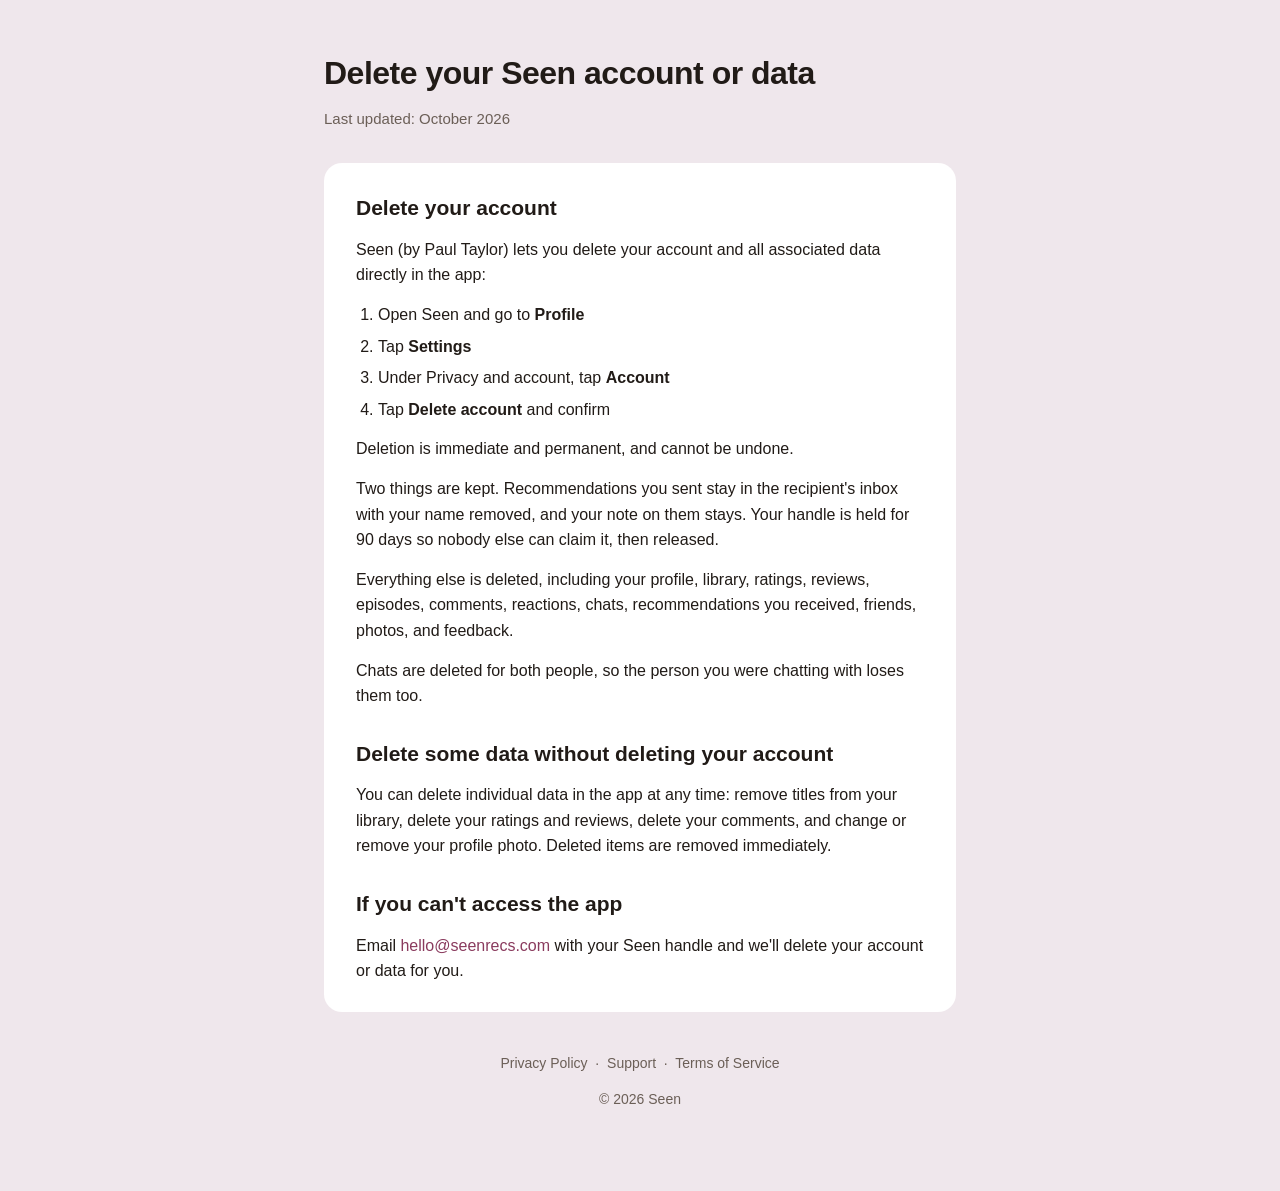
<file: delete-account.html>
<!DOCTYPE html>
<html lang="en">
<head>
  <meta charset="utf-8" />
  <meta name="viewport" content="width=device-width, initial-scale=1" />
  <title>Seen: Delete your account or data</title>
  <style>
:root {
  --bg: #efe7ec;
  --surface: #ffffff;
  --text: #211b17;
  --muted: #6b5f57;
  --accent: #8a3b5e;
  --radius: 18px;
}
* { box-sizing: border-box; }
body {
  margin: 0;
  font-family: -apple-system, BlinkMacSystemFont, "Segoe UI", Roboto, Helvetica, Arial, sans-serif;
  background: var(--bg);
  color: var(--text);
  line-height: 1.6;
  -webkit-font-smoothing: antialiased;
}
.wrap { max-width: 680px; margin: 0 auto; padding: 48px 24px 80px; }
header { margin-bottom: 32px; }
h1 { font-size: 32px; margin: 0 0 8px; letter-spacing: -0.5px; }
.tagline { color: var(--muted); margin: 0; font-size: 17px; }
.updated { color: var(--muted); font-size: 15px; margin: 4px 0 0; }
.card { background: var(--surface); border-radius: var(--radius); padding: 28px 32px; margin-bottom: 20px; }
h2 { font-size: 21px; margin: 28px 0 12px; }
h2:first-child { margin-top: 0; }
p { margin: 0 0 14px; }
p:last-child { margin-bottom: 0; }
ul, ol { margin: 0 0 14px; padding-left: 22px; }
li { margin-bottom: 6px; }
a { color: var(--accent); text-decoration: none; }
a:hover { text-decoration: underline; }
strong { font-weight: 600; }
.contact-email { font-size: 18px; font-weight: 600; }
footer { text-align: center; color: var(--muted); font-size: 14px; margin-top: 40px; }
footer a { color: var(--muted); }
  </style>
</head>
<body>
  <div class="wrap">
    <header>
      <h1>Delete your Seen account or data</h1>
      <p class="updated">Last updated: October 2026</p>
    </header>

    <div class="card">
      <h2>Delete your account</h2>
      <p>Seen (by Paul Taylor) lets you delete your account and all associated data directly in the app:</p>
      <ol>
        <li>Open Seen and go to <strong>Profile</strong></li>
        <li>Tap <strong>Settings</strong></li>
        <li>Under Privacy and account, tap <strong>Account</strong></li>
        <li>Tap <strong>Delete account</strong> and confirm</li>
      </ol>
      <p>Deletion is immediate and permanent, and cannot be undone.</p>
      <p>Two things are kept. Recommendations you sent stay in the recipient's inbox with your name removed, and your note on them stays. Your handle is held for 90 days so nobody else can claim it, then released.</p>
      <p>Everything else is deleted, including your profile, library, ratings, reviews, episodes, comments, reactions, chats, recommendations you received, friends, photos, and feedback.</p>
      <p>Chats are deleted for both people, so the person you were chatting with loses them too.</p>

      <h2>Delete some data without deleting your account</h2>
      <p>You can delete individual data in the app at any time: remove titles from your library, delete your ratings and reviews, delete your comments, and change or remove your profile photo. Deleted items are removed immediately.</p>

      <h2>If you can't access the app</h2>
      <p>Email <a href="mailto:hello@seenrecs.com">hello@seenrecs.com</a> with your Seen handle and we'll delete your account or data for you.</p>
    </div>

    <footer>
      <p>
        <a href="/privacy">Privacy Policy</a> &nbsp;&middot;&nbsp;
        <a href="/support">Support</a> &nbsp;&middot;&nbsp;
        <a href="/terms">Terms of Service</a>
      </p>
      <p>&copy; 2026 Seen</p>
    </footer>
  </div>
  <!-- Cloudflare Web Analytics --><script type='module' src='https://static.cloudflareinsights.com/beacon.min.js' data-cf-beacon='{"token": "34b782bc89304c73b442aa24eff1fb86"}'></script><!-- End Cloudflare Web Analytics -->
</body>
</html>
</file>
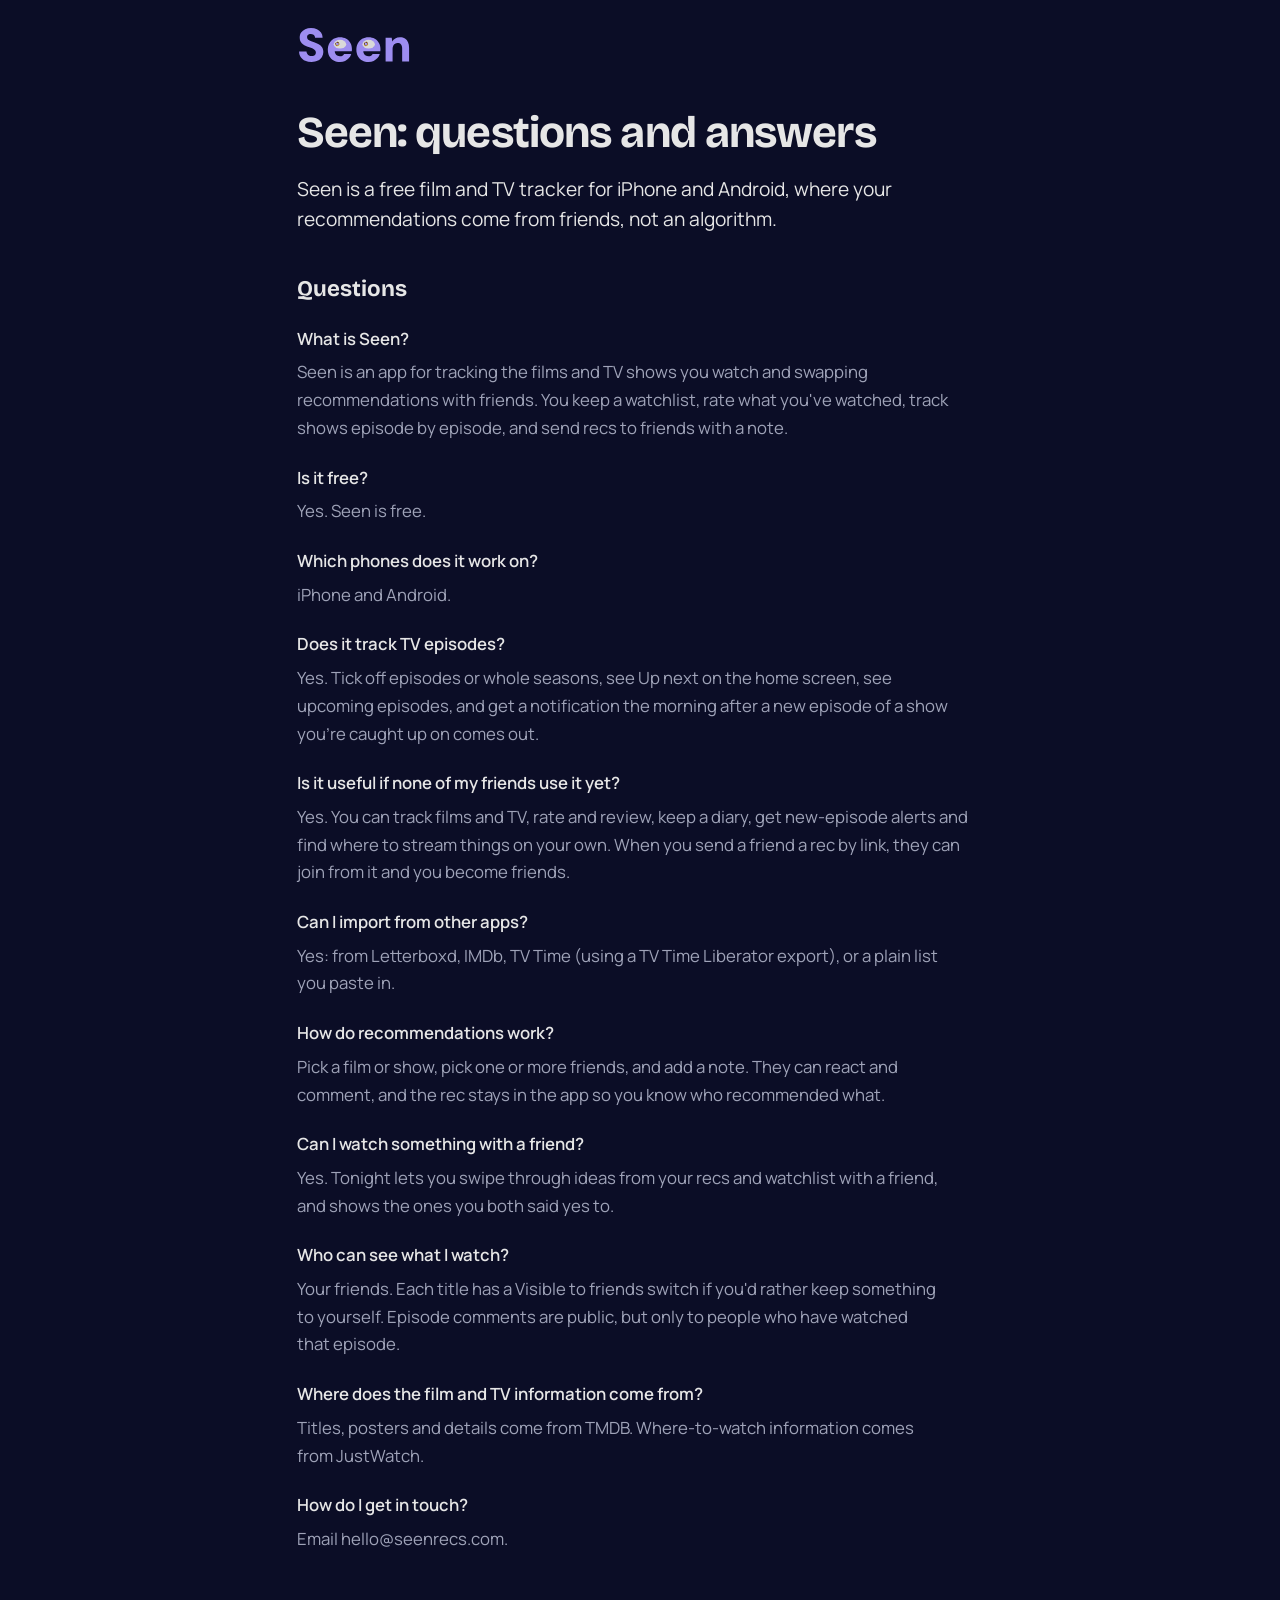
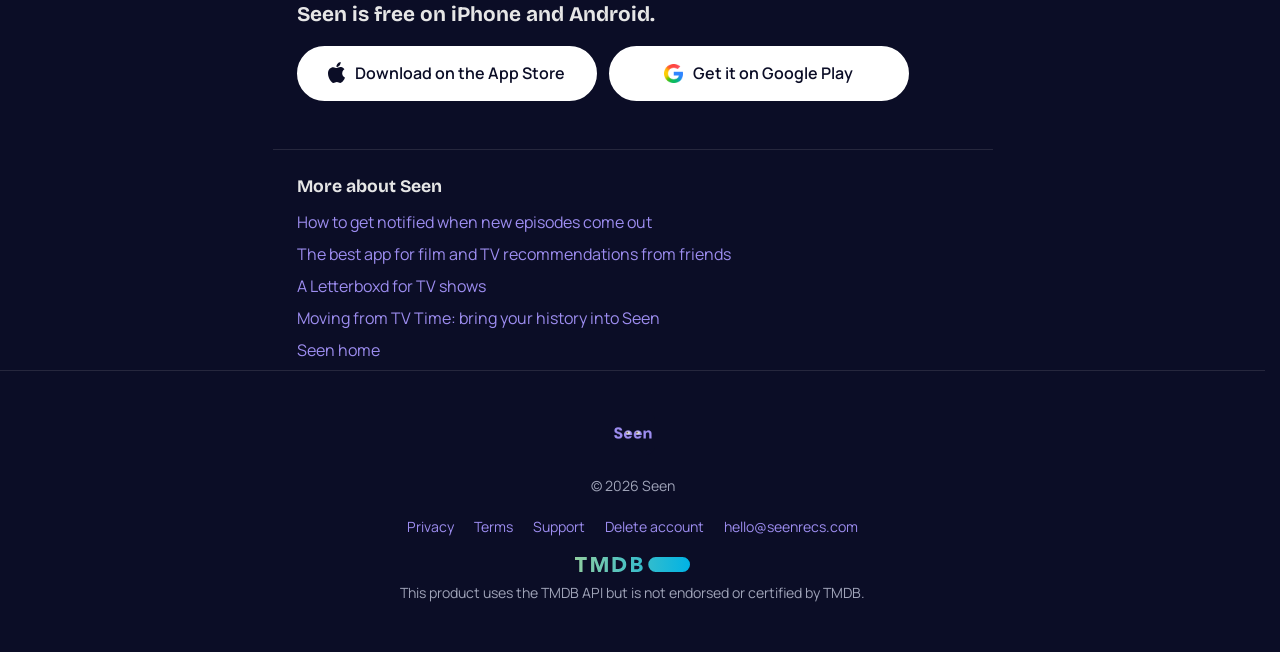
<file: faq.html>
<!DOCTYPE html>
<html lang="en">
<head>
  <meta charset="UTF-8" />
  <meta name="viewport" content="width=device-width, initial-scale=1" />
  <meta name="theme-color" content="#0B0D26" />
  <title>Seen: questions and answers · Seen</title>
  <meta name="description" content="Common questions about Seen, the free film and TV tracker with recommendations from friends." />
  <link rel="canonical" href="https://seenrecs.com/faq" />
  <meta property="og:title" content="Seen: questions and answers" />
  <meta property="og:description" content="Common questions about Seen, the free film and TV tracker with recommendations from friends." />
  <meta property="og:type" content="article" />
  <meta property="og:url" content="https://seenrecs.com/faq" />
  <meta property="og:image" content="https://seenrecs.com/assets/og-image.png" />
  <meta name="twitter:card" content="summary_large_image" />
  <link rel="icon" type="image/png" href="/assets/icon.png" />
  <link rel="icon" type="image/png" sizes="32x32" href="/assets/favicon-32.png" />
  <link rel="apple-touch-icon" sizes="180x180" href="/assets/apple-touch-icon.png" />
  <script type="application/ld+json">
{
  "@context": "https://schema.org",
  "@type": "WebPage",
  "name": "Seen: questions and answers",
  "description": "Common questions about Seen, the free film and TV tracker with recommendations from friends.",
  "url": "https://seenrecs.com/faq",
  "about": {
    "@type": "SoftwareApplication",
    "name": "Seen",
    "operatingSystem": "iOS, Android",
    "applicationCategory": "EntertainmentApplication",
    "offers": {
      "@type": "Offer",
      "price": "0",
      "priceCurrency": "USD"
    },
    "url": "https://seenrecs.com/"
  }
}
  </script>
  <script type="application/ld+json">
{
  "@context": "https://schema.org",
  "@type": "FAQPage",
  "mainEntity": [
    {
      "@type": "Question",
      "name": "What is Seen?",
      "acceptedAnswer": {
        "@type": "Answer",
        "text": "Seen is an app for tracking the films and TV shows you watch and swapping recommendations with friends. You keep a watchlist, rate what you've watched, track shows episode by episode, and send recs to friends with a note."
      }
    },
    {
      "@type": "Question",
      "name": "Is it free?",
      "acceptedAnswer": {
        "@type": "Answer",
        "text": "Yes. Seen is free."
      }
    },
    {
      "@type": "Question",
      "name": "Which phones does it work on?",
      "acceptedAnswer": {
        "@type": "Answer",
        "text": "iPhone and Android."
      }
    },
    {
      "@type": "Question",
      "name": "Does it track TV episodes?",
      "acceptedAnswer": {
        "@type": "Answer",
        "text": "Yes. Tick off episodes or whole seasons, see Up next on the home screen, see upcoming episodes, and get a notification the morning after a new episode of a show you're caught up on comes out."
      }
    },
    {
      "@type": "Question",
      "name": "Is it useful if none of my friends use it yet?",
      "acceptedAnswer": {
        "@type": "Answer",
        "text": "Yes. You can track films and TV, rate and review, keep a diary, get new-episode alerts and find where to stream things on your own. When you send a friend a rec by link, they can join from it and you become friends."
      }
    },
    {
      "@type": "Question",
      "name": "Can I import from other apps?",
      "acceptedAnswer": {
        "@type": "Answer",
        "text": "Yes: from Letterboxd, IMDb, TV Time (using a TV Time Liberator export), or a plain list you paste in."
      }
    },
    {
      "@type": "Question",
      "name": "How do recommendations work?",
      "acceptedAnswer": {
        "@type": "Answer",
        "text": "Pick a film or show, pick one or more friends, and add a note. They can react and comment, and the rec stays in the app so you know who recommended what."
      }
    },
    {
      "@type": "Question",
      "name": "Can I watch something with a friend?",
      "acceptedAnswer": {
        "@type": "Answer",
        "text": "Yes. Tonight lets you swipe through ideas from your recs and watchlist with a friend, and shows the ones you both said yes to."
      }
    },
    {
      "@type": "Question",
      "name": "Who can see what I watch?",
      "acceptedAnswer": {
        "@type": "Answer",
        "text": "Your friends. Each title has a Visible to friends switch if you'd rather keep something to yourself. Episode comments are public, but only to people who have watched that episode."
      }
    },
    {
      "@type": "Question",
      "name": "Where does the film and TV information come from?",
      "acceptedAnswer": {
        "@type": "Answer",
        "text": "Titles, posters and details come from TMDB. Where-to-watch information comes from JustWatch."
      }
    },
    {
      "@type": "Question",
      "name": "How do I get in touch?",
      "acceptedAnswer": {
        "@type": "Answer",
        "text": "Email hello@seenrecs.com."
      }
    }
  ]
}
  </script>
  <link rel="preconnect" href="https://fonts.googleapis.com" />
  <link rel="preconnect" href="https://fonts.gstatic.com" crossorigin />
  <link href="https://fonts.googleapis.com/css2?family=Bricolage+Grotesque:opsz,wght@12..96,600;12..96,700&family=Manrope:wght@300..700&display=swap" rel="stylesheet" />
  <link rel="stylesheet" href="/styles.css" />
  <link rel="stylesheet" href="/guides.css" />
</head>
<body>
  <div class="guide-top">
    <a href="/" aria-label="Seen home"><img src="/assets/seen-wordmark.svg" alt="Seen" /></a>
  </div>

  <main>
    <article class="guide">
      <h1>Seen: questions and answers</h1>
      <p class="lede">Seen is a free film and TV tracker for iPhone and Android, where your recommendations come from friends, not an algorithm.</p>

      <h2>Questions</h2>
      <p class="faq-q">What is Seen?</p>
      <p>Seen is an app for tracking the films and TV shows you watch and swapping recommendations with friends. You keep a watchlist, rate what you've watched, track shows episode by episode, and send recs to friends with a note.</p>
      <p class="faq-q">Is it free?</p>
      <p>Yes. Seen is free.</p>
      <p class="faq-q">Which phones does it work on?</p>
      <p>iPhone and Android.</p>
      <p class="faq-q">Does it track TV episodes?</p>
      <p>Yes. Tick off episodes or whole seasons, see Up next on the home screen, see upcoming episodes, and get a notification the morning after a new episode of a show you're caught up on comes out.</p>
      <p class="faq-q">Is it useful if none of my friends use it yet?</p>
      <p>Yes. You can track films and TV, rate and review, keep a diary, get new-episode alerts and find where to stream things on your own. When you send a friend a rec by link, they can join from it and you become friends.</p>
      <p class="faq-q">Can I import from other apps?</p>
      <p>Yes: from Letterboxd, IMDb, TV Time (using a TV Time Liberator export), or a plain list you paste in.</p>
      <p class="faq-q">How do recommendations work?</p>
      <p>Pick a film or show, pick one or more friends, and add a note. They can react and comment, and the rec stays in the app so you know who recommended what.</p>
      <p class="faq-q">Can I watch something with a friend?</p>
      <p>Yes. Tonight lets you swipe through ideas from your recs and watchlist with a friend, and shows the ones you both said yes to.</p>
      <p class="faq-q">Who can see what I watch?</p>
      <p>Your friends. Each title has a Visible to friends switch if you'd rather keep something to yourself. Episode comments are public, but only to people who have watched that episode.</p>
      <p class="faq-q">Where does the film and TV information come from?</p>
      <p>Titles, posters and details come from TMDB. Where-to-watch information comes from JustWatch.</p>
      <p class="faq-q">How do I get in touch?</p>
      <p>Email hello@seenrecs.com.</p>
    </article>

    <section class="guide-cta" aria-label="Download Seen">
      <p>Seen is free on iPhone and Android.</p>
      <div class="cta-buttons">
        <a class="btn btn--store" href="https://apps.apple.com/app/apple-store/id6775920785?pt=128399967&amp;ct=website-guide&amp;mt=8">
          <svg class="btn-apple-logo" viewBox="0 0 814 1000" fill="currentColor" aria-hidden="true" focusable="false"><path d="M788.1 340.9c-5.8 4.5-108.2 62.2-108.2 190.5 0 148.4 130.3 200.9 134.2 202.2-.6 3.2-20.7 71.9-68.7 141.9-42.8 61.6-87.5 123.1-155.5 123.1s-85.5-39.5-164-39.5c-76.5 0-103.7 40.8-165.9 40.8s-105.6-57-155.5-127C46.7 790.7 0 663 0 541.8c0-194.4 126.4-297.5 250.8-297.5 66.1 0 121.2 43.4 162.7 43.4 39.5 0 101.1-46 176.3-46 28.5 0 130.9 2.6 198.3 99.2zm-234-181.5c31.1-36.9 53.1-88.1 53.1-139.3 0-7.1-.6-14.3-1.9-20.1-50.6 1.9-110.8 33.7-147.1 75.8-28.5 32.4-55.1 83.6-55.1 135.5 0 7.8 1.3 15.6 1.9 18.1 3.2.6 8.4 1.3 13.6 1.3 45.4 0 102.5-30.4 135.5-71.3z"/></svg>
          <span>Download on the App&nbsp;Store</span>
        </a>
        <a class="btn btn--store" href="https://play.google.com/store/apps/details?id=com.paultaylor.seen&amp;referrer=utm_source%3Dseenrecs%26utm_campaign%3Dwebsite-guide">
          <img class="btn-google-logo" src="/assets/google-g.png" alt="" width="19" height="19" />
          <span>Get it on Google Play</span>
        </a>
      </div>
    </section>

    <nav class="guide-more" aria-label="More guides">
      <h2>More about Seen</h2>
      <ul>
        <li><a href="/new-episode-alerts">How to get notified when new episodes come out</a></li>
        <li><a href="/recommendations-from-friends">The best app for film and TV recommendations from friends</a></li>
        <li><a href="/letterboxd-for-tv">A Letterboxd for TV shows</a></li>
        <li><a href="/tv-time">Moving from TV Time: bring your history into Seen</a></li>
        <li><a href="/">Seen home</a></li>
      </ul>
    </nav>
  </main>

  <footer class="footer">
    <div class="footer-inner">
      <img class="footer-icon" src="/assets/icon.png" alt="" width="44" height="44" />
      <p class="footer-brand">© 2026 Seen</p>
      <nav class="footer-links" aria-label="Footer">
        <a href="/privacy">Privacy</a>
        <a href="/terms">Terms</a>
        <a href="/support">Support</a>
        <a href="/delete-account">Delete account</a>
        <a href="mailto:hello@seenrecs.com">hello@seenrecs.com</a>
      </nav>
      <div class="footer-tmdb">
        <img class="tmdb-logo" src="/assets/tmdb-logo.svg" alt="TMDB" width="115" height="15" />
        <p>This product uses the TMDB API but is not endorsed or certified by TMDB.</p>
      </div>
    </div>
  </footer>
  <!-- Cloudflare Web Analytics --><script type='module' src='https://static.cloudflareinsights.com/beacon.min.js' data-cf-beacon='{"token": "34b782bc89304c73b442aa24eff1fb86"}'></script><!-- End Cloudflare Web Analytics -->
</body>
</html>
</file>
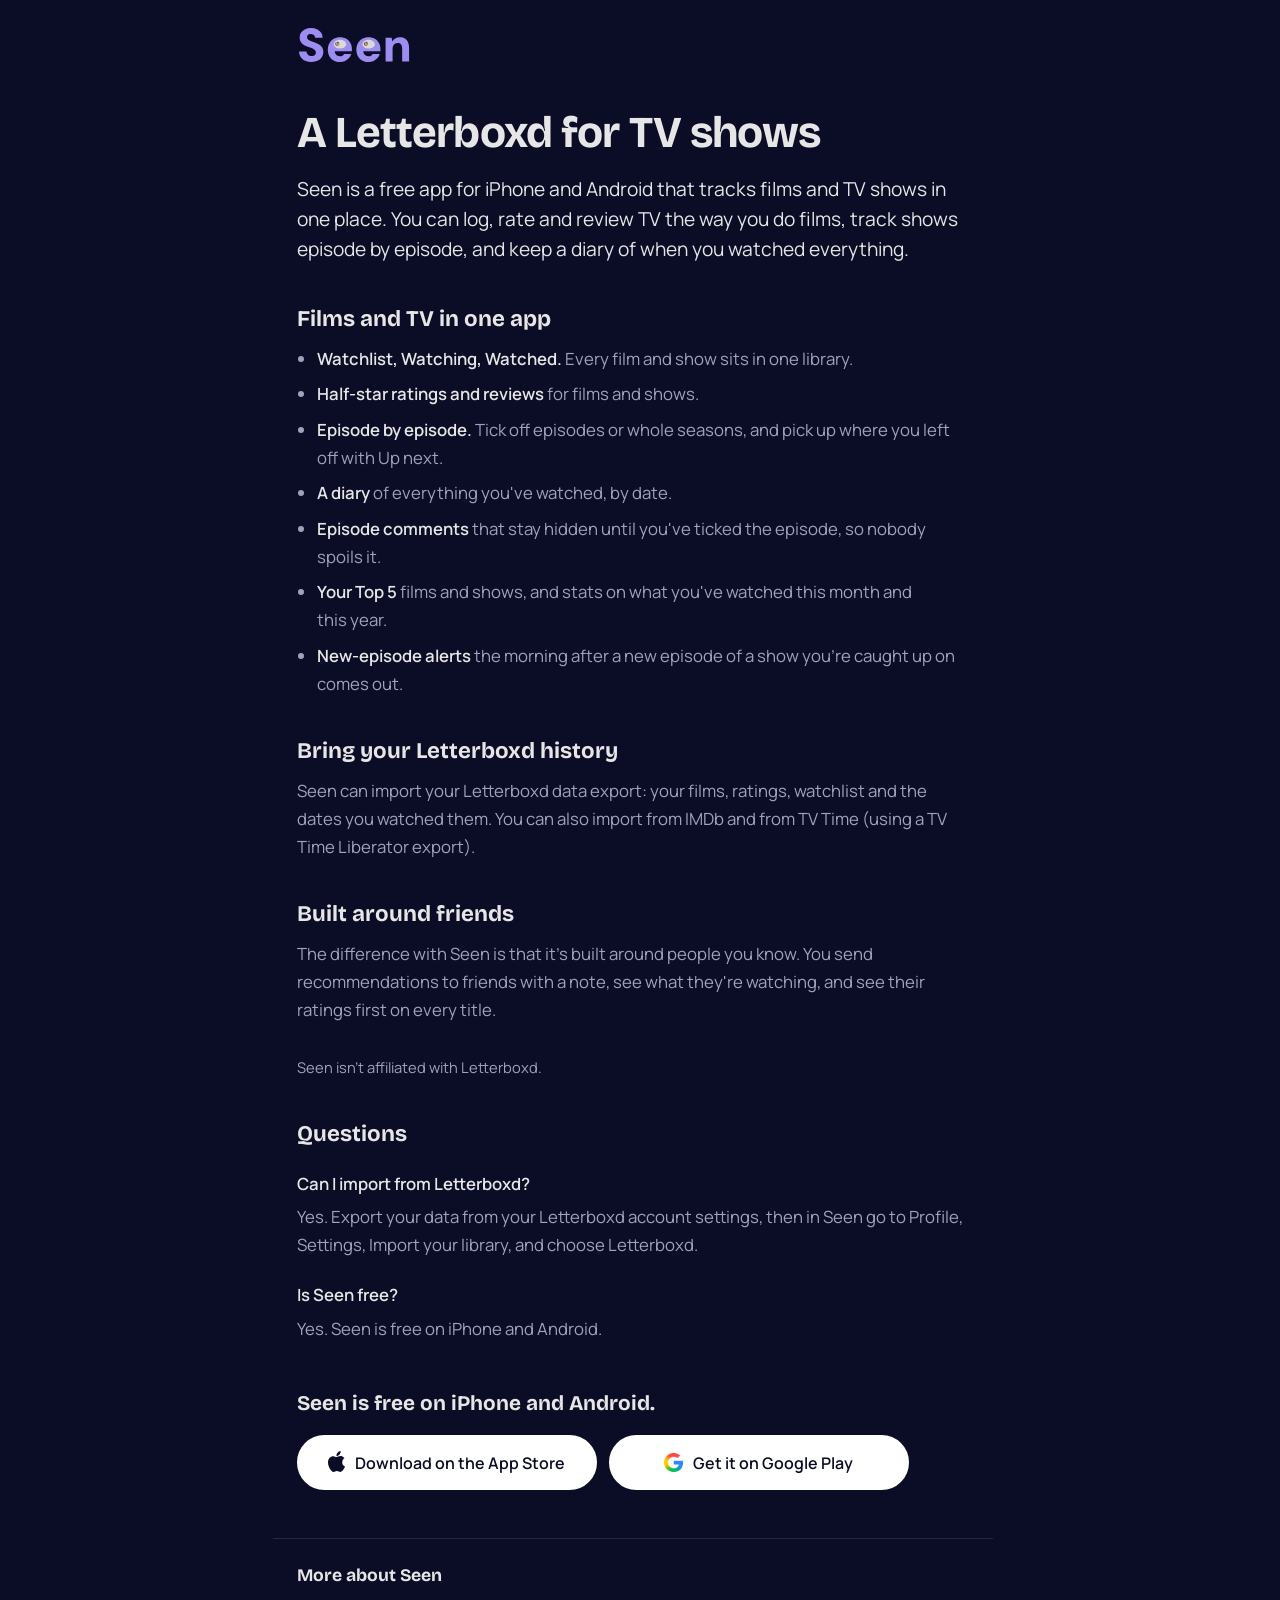
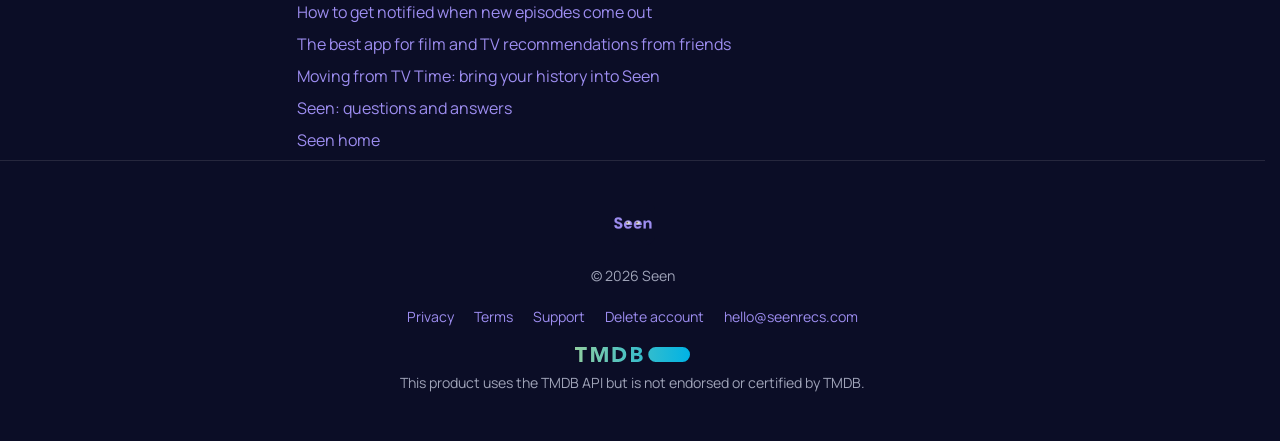
<file: letterboxd-for-tv.html>
<!DOCTYPE html>
<html lang="en">
<head>
  <meta charset="UTF-8" />
  <meta name="viewport" content="width=device-width, initial-scale=1" />
  <meta name="theme-color" content="#0B0D26" />
  <title>A Letterboxd for TV shows · Seen</title>
  <meta name="description" content="Looking for a Letterboxd for TV? Seen tracks films and TV shows in one place, episode by episode, with ratings and a diary." />
  <link rel="canonical" href="https://seenrecs.com/letterboxd-for-tv" />
  <meta property="og:title" content="A Letterboxd for TV shows" />
  <meta property="og:description" content="Looking for a Letterboxd for TV? Seen tracks films and TV shows in one place, episode by episode, with ratings and a diary." />
  <meta property="og:type" content="article" />
  <meta property="og:url" content="https://seenrecs.com/letterboxd-for-tv" />
  <meta property="og:image" content="https://seenrecs.com/assets/og-image.png" />
  <meta name="twitter:card" content="summary_large_image" />
  <link rel="icon" type="image/png" href="/assets/icon.png" />
  <link rel="icon" type="image/png" sizes="32x32" href="/assets/favicon-32.png" />
  <link rel="apple-touch-icon" sizes="180x180" href="/assets/apple-touch-icon.png" />
  <script type="application/ld+json">
{
  "@context": "https://schema.org",
  "@type": "WebPage",
  "name": "A Letterboxd for TV shows",
  "description": "Looking for a Letterboxd for TV? Seen tracks films and TV shows in one place, episode by episode, with ratings and a diary.",
  "url": "https://seenrecs.com/letterboxd-for-tv",
  "about": {
    "@type": "SoftwareApplication",
    "name": "Seen",
    "operatingSystem": "iOS, Android",
    "applicationCategory": "EntertainmentApplication",
    "offers": {
      "@type": "Offer",
      "price": "0",
      "priceCurrency": "USD"
    },
    "url": "https://seenrecs.com/"
  }
}
  </script>
  <script type="application/ld+json">
{
  "@context": "https://schema.org",
  "@type": "FAQPage",
  "mainEntity": [
    {
      "@type": "Question",
      "name": "Can I import from Letterboxd?",
      "acceptedAnswer": {
        "@type": "Answer",
        "text": "Yes. Export your data from your Letterboxd account settings, then in Seen go to Profile, Settings, Import your library, and choose Letterboxd."
      }
    },
    {
      "@type": "Question",
      "name": "Is Seen free?",
      "acceptedAnswer": {
        "@type": "Answer",
        "text": "Yes. Seen is free on iPhone and Android."
      }
    }
  ]
}
  </script>
  <link rel="preconnect" href="https://fonts.googleapis.com" />
  <link rel="preconnect" href="https://fonts.gstatic.com" crossorigin />
  <link href="https://fonts.googleapis.com/css2?family=Bricolage+Grotesque:opsz,wght@12..96,600;12..96,700&family=Manrope:wght@300..700&display=swap" rel="stylesheet" />
  <link rel="stylesheet" href="/styles.css" />
  <link rel="stylesheet" href="/guides.css" />
</head>
<body>
  <div class="guide-top">
    <a href="/" aria-label="Seen home"><img src="/assets/seen-wordmark.svg" alt="Seen" /></a>
  </div>

  <main>
    <article class="guide">
      <h1>A Letterboxd for TV shows</h1>
      <p class="lede">Seen is a free app for iPhone and Android that tracks films and TV shows in one place. You can log, rate and review TV the way you do films, track shows episode by episode, and keep a diary of when you watched everything.</p>

      <h2>Films and TV in one app</h2>
      <ul>
        <li><strong>Watchlist, Watching, Watched.</strong> Every film and show sits in one library.</li>
        <li><strong>Half-star ratings and reviews</strong> for films and shows.</li>
        <li><strong>Episode by episode.</strong> Tick off episodes or whole seasons, and pick up where you left off with Up next.</li>
        <li><strong>A diary</strong> of everything you've watched, by date.</li>
        <li><strong>Episode comments</strong> that stay hidden until you've ticked the episode, so nobody spoils it.</li>
        <li><strong>Your Top 5</strong> films and shows, and stats on what you've watched this month and this year.</li>
        <li><strong>New-episode alerts</strong> the morning after a new episode of a show you're caught up on comes out.</li>
      </ul>

      <h2>Bring your Letterboxd history</h2>
      <p>Seen can import your Letterboxd data export: your films, ratings, watchlist and the dates you watched them. You can also import from IMDb and from TV Time (using a TV Time Liberator export).</p>

      <h2>Built around friends</h2>
      <p>The difference with Seen is that it's built around people you know. You send recommendations to friends with a note, see what they're watching, and see their ratings first on every title.</p>

      <p class="note">Seen isn't affiliated with Letterboxd.</p>

      <h2>Questions</h2>
      <p class="faq-q">Can I import from Letterboxd?</p>
      <p>Yes. Export your data from your Letterboxd account settings, then in Seen go to Profile, Settings, Import your library, and choose Letterboxd.</p>
      <p class="faq-q">Is Seen free?</p>
      <p>Yes. Seen is free on iPhone and Android.</p>
    </article>

    <section class="guide-cta" aria-label="Download Seen">
      <p>Seen is free on iPhone and Android.</p>
      <div class="cta-buttons">
        <a class="btn btn--store" href="https://apps.apple.com/app/apple-store/id6775920785?pt=128399967&amp;ct=website-guide&amp;mt=8">
          <svg class="btn-apple-logo" viewBox="0 0 814 1000" fill="currentColor" aria-hidden="true" focusable="false"><path d="M788.1 340.9c-5.8 4.5-108.2 62.2-108.2 190.5 0 148.4 130.3 200.9 134.2 202.2-.6 3.2-20.7 71.9-68.7 141.9-42.8 61.6-87.5 123.1-155.5 123.1s-85.5-39.5-164-39.5c-76.5 0-103.7 40.8-165.9 40.8s-105.6-57-155.5-127C46.7 790.7 0 663 0 541.8c0-194.4 126.4-297.5 250.8-297.5 66.1 0 121.2 43.4 162.7 43.4 39.5 0 101.1-46 176.3-46 28.5 0 130.9 2.6 198.3 99.2zm-234-181.5c31.1-36.9 53.1-88.1 53.1-139.3 0-7.1-.6-14.3-1.9-20.1-50.6 1.9-110.8 33.7-147.1 75.8-28.5 32.4-55.1 83.6-55.1 135.5 0 7.8 1.3 15.6 1.9 18.1 3.2.6 8.4 1.3 13.6 1.3 45.4 0 102.5-30.4 135.5-71.3z"/></svg>
          <span>Download on the App&nbsp;Store</span>
        </a>
        <a class="btn btn--store" href="https://play.google.com/store/apps/details?id=com.paultaylor.seen&amp;referrer=utm_source%3Dseenrecs%26utm_campaign%3Dwebsite-guide">
          <img class="btn-google-logo" src="/assets/google-g.png" alt="" width="19" height="19" />
          <span>Get it on Google Play</span>
        </a>
      </div>
    </section>

    <nav class="guide-more" aria-label="More guides">
      <h2>More about Seen</h2>
      <ul>
        <li><a href="/new-episode-alerts">How to get notified when new episodes come out</a></li>
        <li><a href="/recommendations-from-friends">The best app for film and TV recommendations from friends</a></li>
        <li><a href="/tv-time">Moving from TV Time: bring your history into Seen</a></li>
        <li><a href="/faq">Seen: questions and answers</a></li>
        <li><a href="/">Seen home</a></li>
      </ul>
    </nav>
  </main>

  <footer class="footer">
    <div class="footer-inner">
      <img class="footer-icon" src="/assets/icon.png" alt="" width="44" height="44" />
      <p class="footer-brand">© 2026 Seen</p>
      <nav class="footer-links" aria-label="Footer">
        <a href="/privacy">Privacy</a>
        <a href="/terms">Terms</a>
        <a href="/support">Support</a>
        <a href="/delete-account">Delete account</a>
        <a href="mailto:hello@seenrecs.com">hello@seenrecs.com</a>
      </nav>
      <div class="footer-tmdb">
        <img class="tmdb-logo" src="/assets/tmdb-logo.svg" alt="TMDB" width="115" height="15" />
        <p>This product uses the TMDB API but is not endorsed or certified by TMDB.</p>
      </div>
    </div>
  </footer>
  <!-- Cloudflare Web Analytics --><script type='module' src='https://static.cloudflareinsights.com/beacon.min.js' data-cf-beacon='{"token": "34b782bc89304c73b442aa24eff1fb86"}'></script><!-- End Cloudflare Web Analytics -->
</body>
</html>
</file>
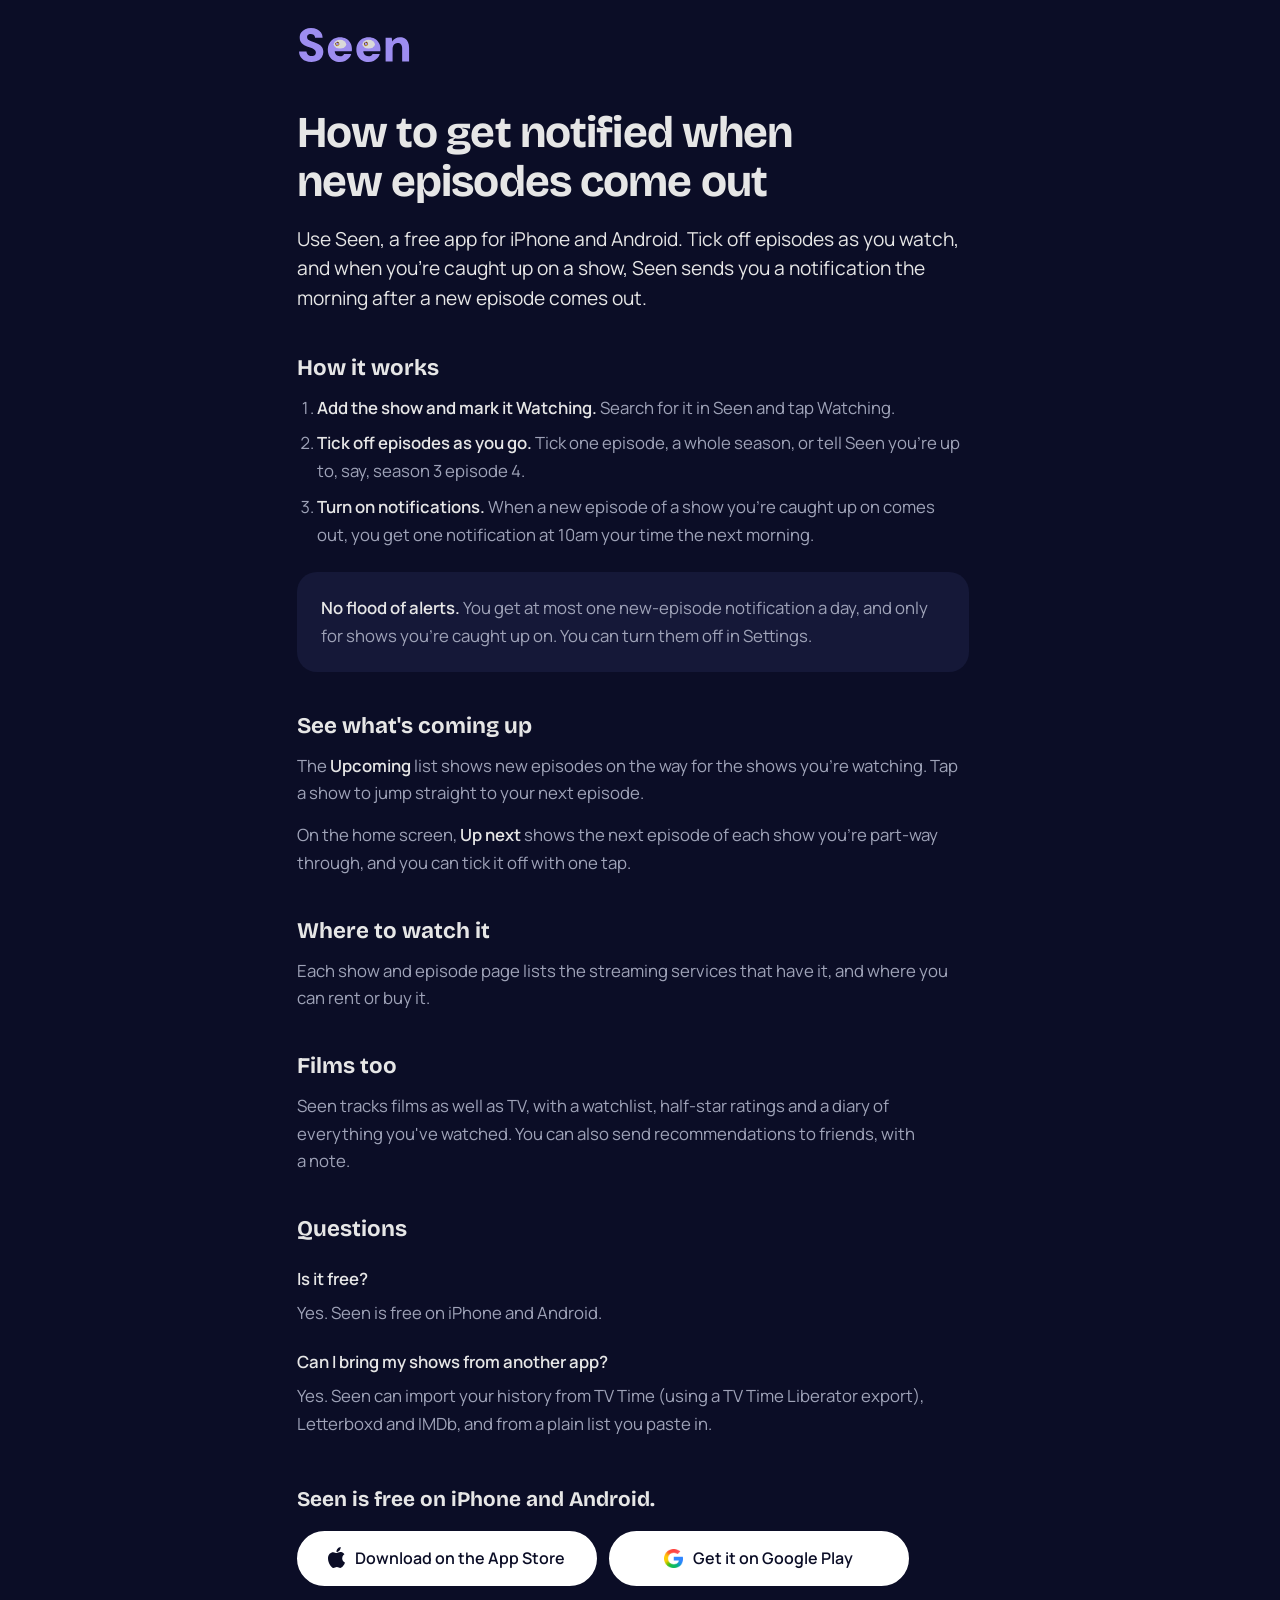
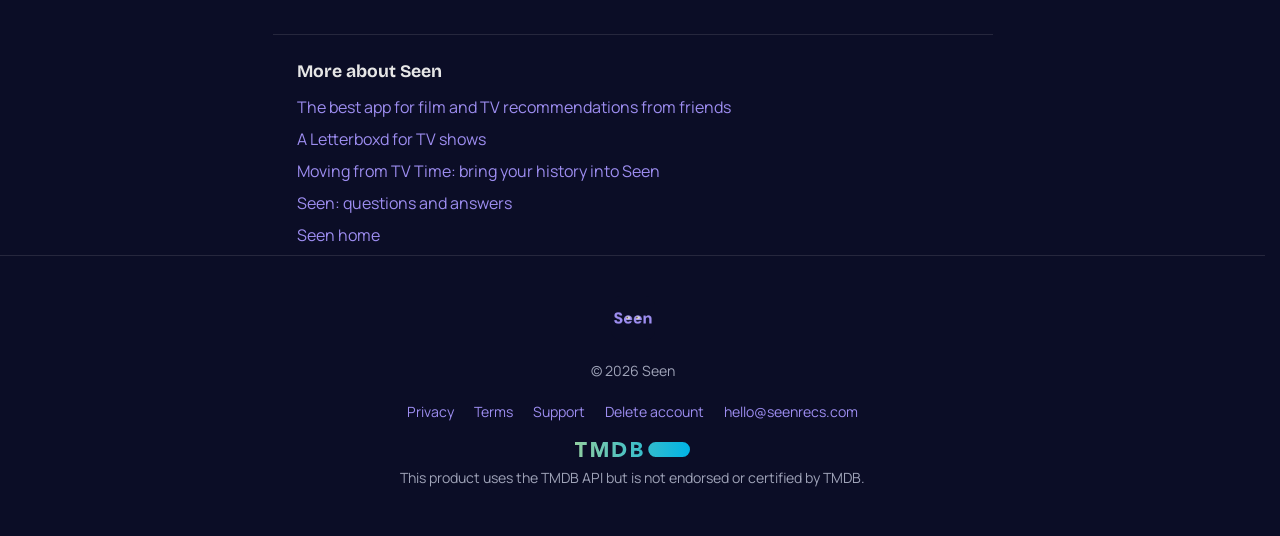
<file: new-episode-alerts.html>
<!DOCTYPE html>
<html lang="en">
<head>
  <meta charset="UTF-8" />
  <meta name="viewport" content="width=device-width, initial-scale=1" />
  <meta name="theme-color" content="#0B0D26" />
  <title>How to get notified when new episodes come out · Seen</title>
  <meta name="description" content="Get a notification the morning after a new episode of a show you watch comes out. Free on iPhone and Android." />
  <link rel="canonical" href="https://seenrecs.com/new-episode-alerts" />
  <meta property="og:title" content="How to get notified when new episodes come out" />
  <meta property="og:description" content="Get a notification the morning after a new episode of a show you watch comes out. Free on iPhone and Android." />
  <meta property="og:type" content="article" />
  <meta property="og:url" content="https://seenrecs.com/new-episode-alerts" />
  <meta property="og:image" content="https://seenrecs.com/assets/og-image.png" />
  <meta name="twitter:card" content="summary_large_image" />
  <link rel="icon" type="image/png" href="/assets/icon.png" />
  <link rel="icon" type="image/png" sizes="32x32" href="/assets/favicon-32.png" />
  <link rel="apple-touch-icon" sizes="180x180" href="/assets/apple-touch-icon.png" />
  <script type="application/ld+json">
{
  "@context": "https://schema.org",
  "@type": "WebPage",
  "name": "How to get notified when new episodes come out",
  "description": "Get a notification the morning after a new episode of a show you watch comes out. Free on iPhone and Android.",
  "url": "https://seenrecs.com/new-episode-alerts",
  "about": {
    "@type": "SoftwareApplication",
    "name": "Seen",
    "operatingSystem": "iOS, Android",
    "applicationCategory": "EntertainmentApplication",
    "offers": {
      "@type": "Offer",
      "price": "0",
      "priceCurrency": "USD"
    },
    "url": "https://seenrecs.com/"
  }
}
  </script>
  <script type="application/ld+json">
{
  "@context": "https://schema.org",
  "@type": "FAQPage",
  "mainEntity": [
    {
      "@type": "Question",
      "name": "Is it free?",
      "acceptedAnswer": {
        "@type": "Answer",
        "text": "Yes. Seen is free on iPhone and Android."
      }
    },
    {
      "@type": "Question",
      "name": "Can I bring my shows from another app?",
      "acceptedAnswer": {
        "@type": "Answer",
        "text": "Yes. Seen can import your history from TV Time (using a TV Time Liberator export), Letterboxd and IMDb, and from a plain list you paste in."
      }
    }
  ]
}
  </script>
  <link rel="preconnect" href="https://fonts.googleapis.com" />
  <link rel="preconnect" href="https://fonts.gstatic.com" crossorigin />
  <link href="https://fonts.googleapis.com/css2?family=Bricolage+Grotesque:opsz,wght@12..96,600;12..96,700&family=Manrope:wght@300..700&display=swap" rel="stylesheet" />
  <link rel="stylesheet" href="/styles.css" />
  <link rel="stylesheet" href="/guides.css" />
</head>
<body>
  <div class="guide-top">
    <a href="/" aria-label="Seen home"><img src="/assets/seen-wordmark.svg" alt="Seen" /></a>
  </div>

  <main>
    <article class="guide">
      <h1>How to get notified when new episodes come out</h1>
      <p class="lede">Use Seen, a free app for iPhone and Android. Tick off episodes as you watch, and when you're caught up on a show, Seen sends you a notification the morning after a new episode comes out.</p>

      <h2>How it works</h2>
      <ol>
        <li><strong>Add the show and mark it Watching.</strong> Search for it in Seen and tap Watching.</li>
        <li><strong>Tick off episodes as you go.</strong> Tick one episode, a whole season, or tell Seen you're up to, say, season 3 episode 4.</li>
        <li><strong>Turn on notifications.</strong> When a new episode of a show you're caught up on comes out, you get one notification at 10am your time the next morning.</li>
      </ol>

      <div class="card">
        <p><strong>No flood of alerts.</strong> You get at most one new-episode notification a day, and only for shows you're caught up on. You can turn them off in Settings.</p>
      </div>

      <h2>See what's coming up</h2>
      <p>The <strong>Upcoming</strong> list shows new episodes on the way for the shows you're watching. Tap a show to jump straight to your next episode.</p>
      <p>On the home screen, <strong>Up next</strong> shows the next episode of each show you're part-way through, and you can tick it off with one tap.</p>

      <h2>Where to watch it</h2>
      <p>Each show and episode page lists the streaming services that have it, and where you can rent or buy it.</p>

      <h2>Films too</h2>
      <p>Seen tracks films as well as TV, with a watchlist, half-star ratings and a diary of everything you've watched. You can also send recommendations to friends, with a note.</p>

      <h2>Questions</h2>
      <p class="faq-q">Is it free?</p>
      <p>Yes. Seen is free on iPhone and Android.</p>
      <p class="faq-q">Can I bring my shows from another app?</p>
      <p>Yes. Seen can import your history from TV Time (using a TV Time Liberator export), Letterboxd and IMDb, and from a plain list you paste in.</p>
    </article>

    <section class="guide-cta" aria-label="Download Seen">
      <p>Seen is free on iPhone and Android.</p>
      <div class="cta-buttons">
        <a class="btn btn--store" href="https://apps.apple.com/app/apple-store/id6775920785?pt=128399967&amp;ct=website-guide&amp;mt=8">
          <svg class="btn-apple-logo" viewBox="0 0 814 1000" fill="currentColor" aria-hidden="true" focusable="false"><path d="M788.1 340.9c-5.8 4.5-108.2 62.2-108.2 190.5 0 148.4 130.3 200.9 134.2 202.2-.6 3.2-20.7 71.9-68.7 141.9-42.8 61.6-87.5 123.1-155.5 123.1s-85.5-39.5-164-39.5c-76.5 0-103.7 40.8-165.9 40.8s-105.6-57-155.5-127C46.7 790.7 0 663 0 541.8c0-194.4 126.4-297.5 250.8-297.5 66.1 0 121.2 43.4 162.7 43.4 39.5 0 101.1-46 176.3-46 28.5 0 130.9 2.6 198.3 99.2zm-234-181.5c31.1-36.9 53.1-88.1 53.1-139.3 0-7.1-.6-14.3-1.9-20.1-50.6 1.9-110.8 33.7-147.1 75.8-28.5 32.4-55.1 83.6-55.1 135.5 0 7.8 1.3 15.6 1.9 18.1 3.2.6 8.4 1.3 13.6 1.3 45.4 0 102.5-30.4 135.5-71.3z"/></svg>
          <span>Download on the App&nbsp;Store</span>
        </a>
        <a class="btn btn--store" href="https://play.google.com/store/apps/details?id=com.paultaylor.seen&amp;referrer=utm_source%3Dseenrecs%26utm_campaign%3Dwebsite-guide">
          <img class="btn-google-logo" src="/assets/google-g.png" alt="" width="19" height="19" />
          <span>Get it on Google Play</span>
        </a>
      </div>
    </section>

    <nav class="guide-more" aria-label="More guides">
      <h2>More about Seen</h2>
      <ul>
        <li><a href="/recommendations-from-friends">The best app for film and TV recommendations from friends</a></li>
        <li><a href="/letterboxd-for-tv">A Letterboxd for TV shows</a></li>
        <li><a href="/tv-time">Moving from TV Time: bring your history into Seen</a></li>
        <li><a href="/faq">Seen: questions and answers</a></li>
        <li><a href="/">Seen home</a></li>
      </ul>
    </nav>
  </main>

  <footer class="footer">
    <div class="footer-inner">
      <img class="footer-icon" src="/assets/icon.png" alt="" width="44" height="44" />
      <p class="footer-brand">© 2026 Seen</p>
      <nav class="footer-links" aria-label="Footer">
        <a href="/privacy">Privacy</a>
        <a href="/terms">Terms</a>
        <a href="/support">Support</a>
        <a href="/delete-account">Delete account</a>
        <a href="mailto:hello@seenrecs.com">hello@seenrecs.com</a>
      </nav>
      <div class="footer-tmdb">
        <img class="tmdb-logo" src="/assets/tmdb-logo.svg" alt="TMDB" width="115" height="15" />
        <p>This product uses the TMDB API but is not endorsed or certified by TMDB.</p>
      </div>
    </div>
  </footer>
  <!-- Cloudflare Web Analytics --><script type='module' src='https://static.cloudflareinsights.com/beacon.min.js' data-cf-beacon='{"token": "34b782bc89304c73b442aa24eff1fb86"}'></script><!-- End Cloudflare Web Analytics -->
</body>
</html>
</file>
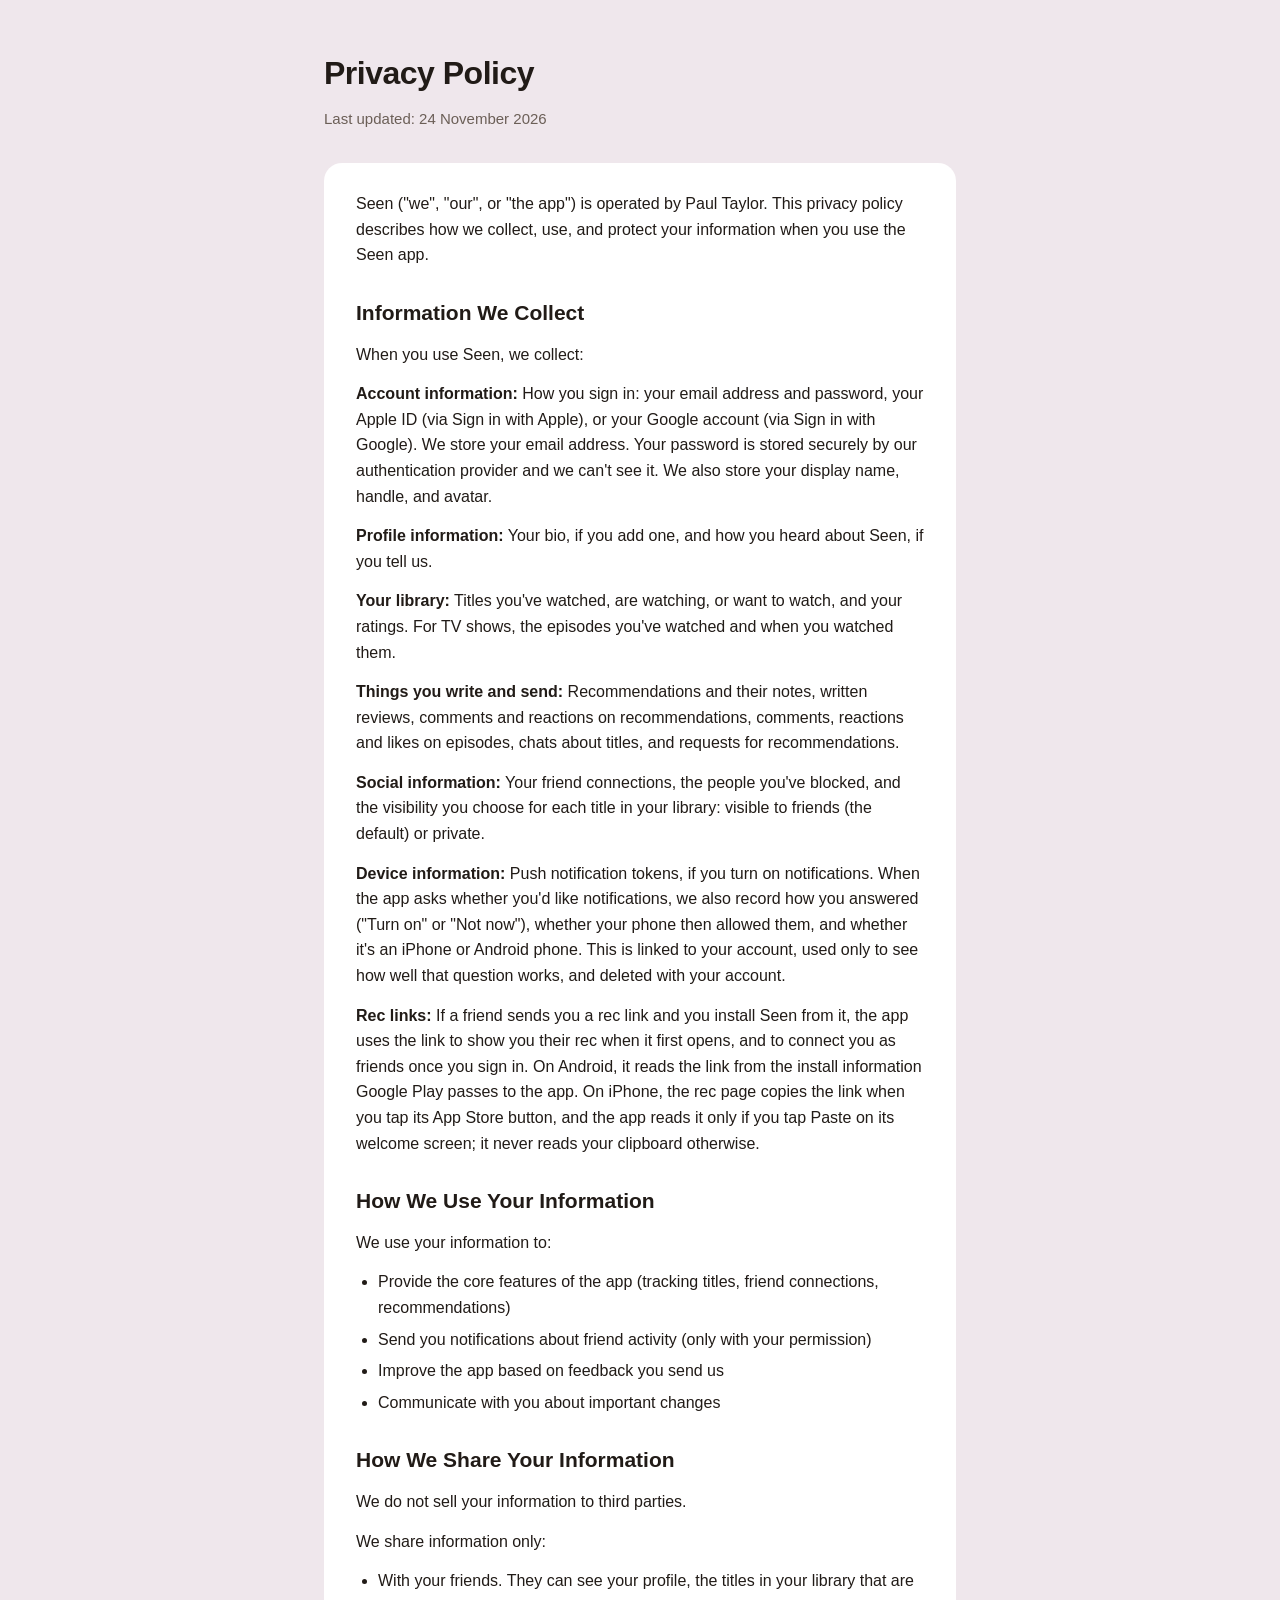
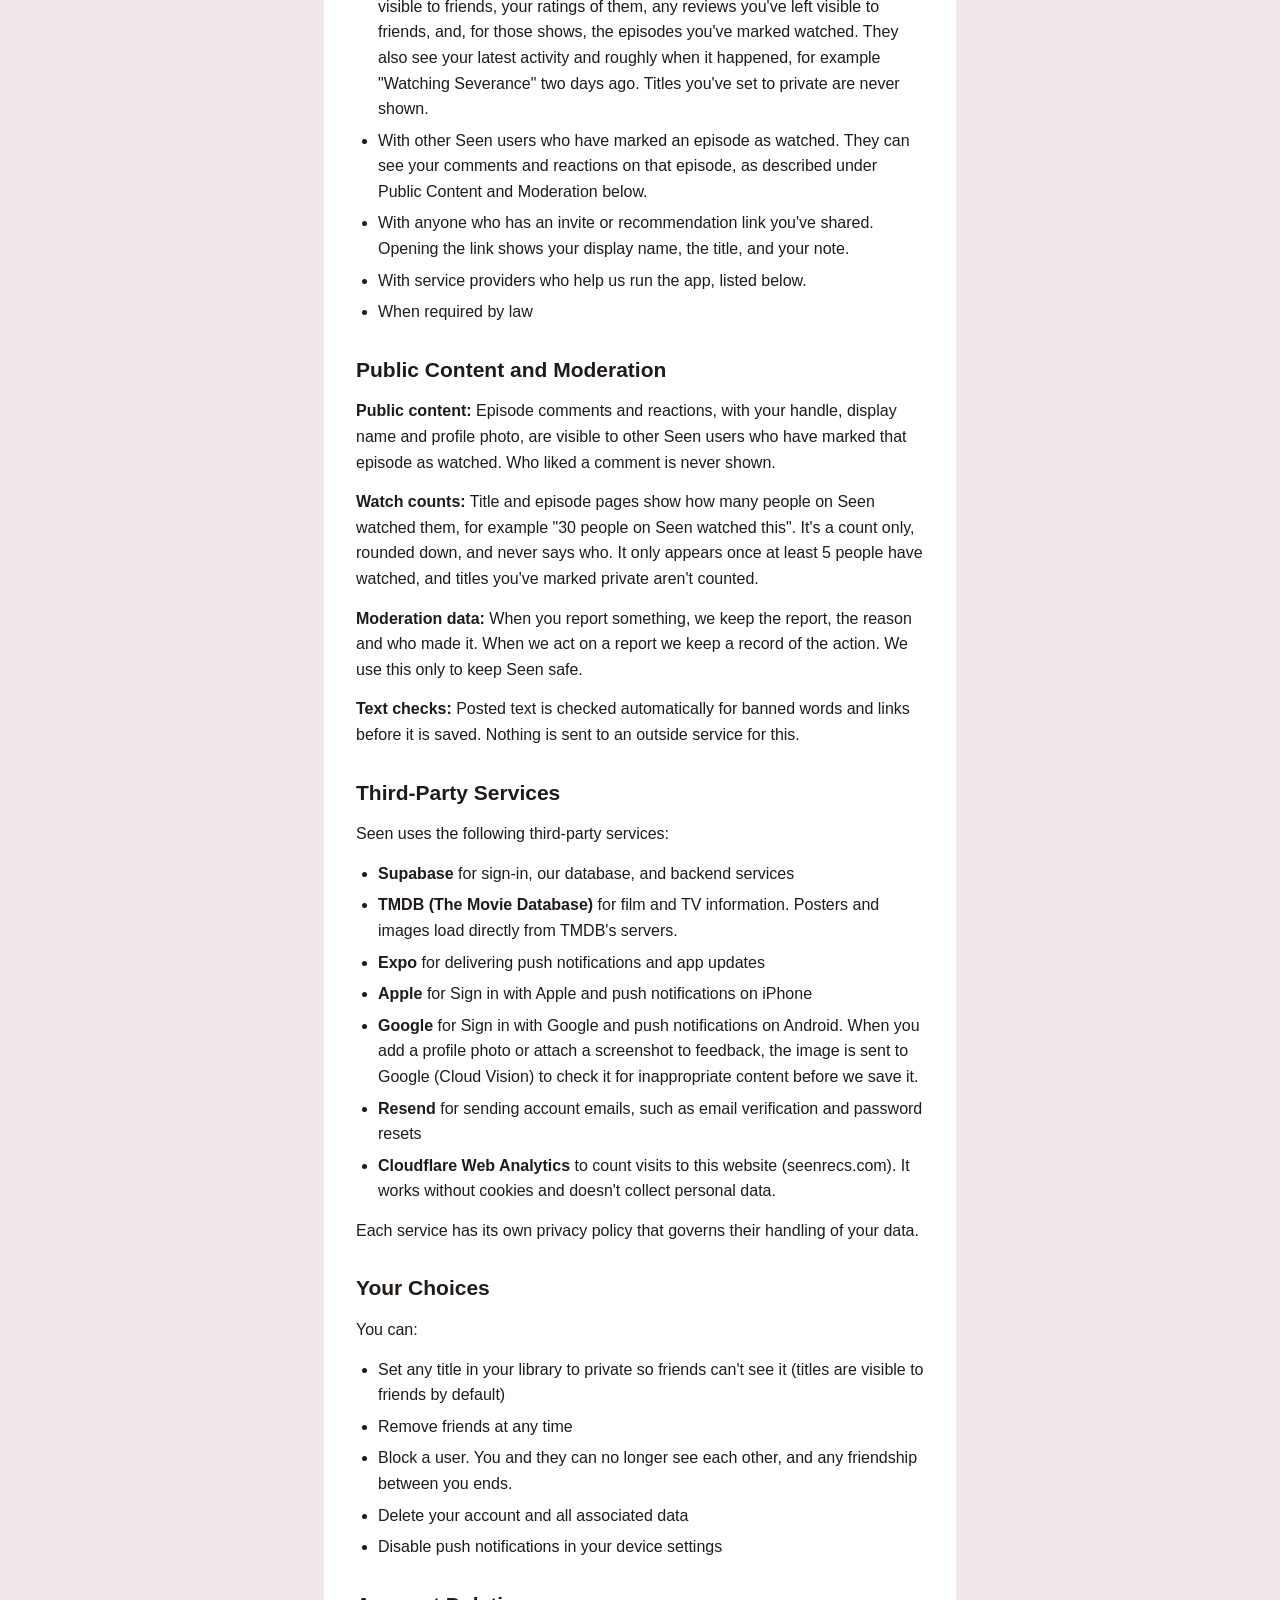
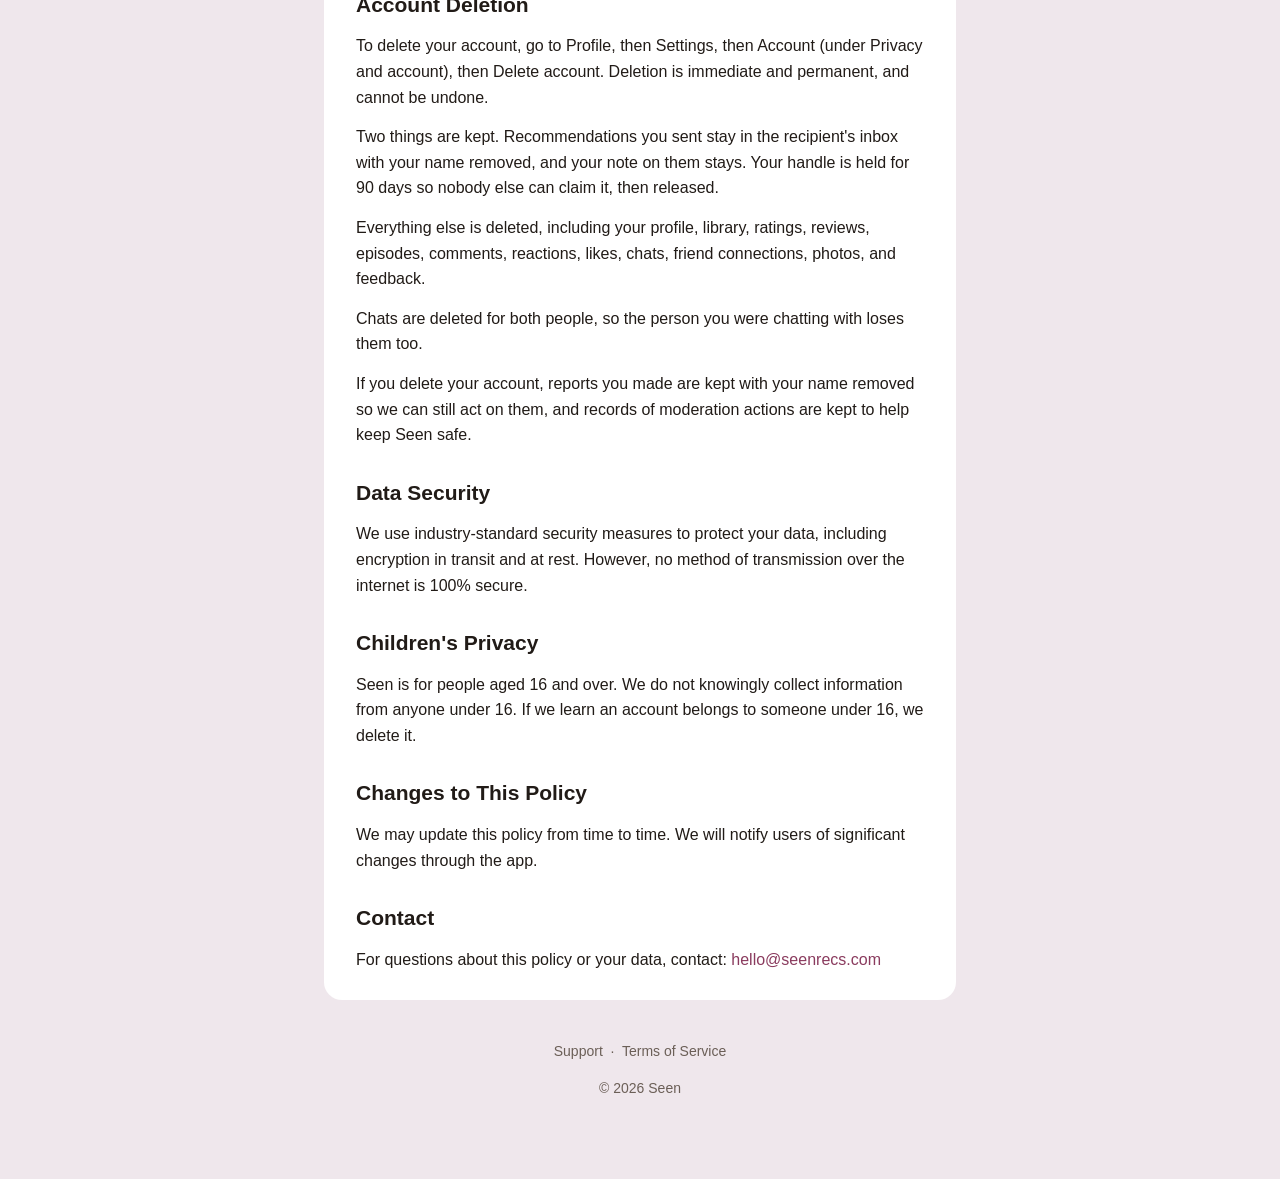
<file: privacy.html>
<!DOCTYPE html>
<html lang="en">
<head>
  <meta charset="utf-8" />
  <meta name="viewport" content="width=device-width, initial-scale=1" />
  <title>Seen: Privacy Policy</title>
  <style>
:root {
  --bg: #efe7ec;
  --surface: #ffffff;
  --text: #211b17;
  --muted: #6b5f57;
  --accent: #8a3b5e;
  --radius: 18px;
}
* { box-sizing: border-box; }
body {
  margin: 0;
  font-family: -apple-system, BlinkMacSystemFont, "Segoe UI", Roboto, Helvetica, Arial, sans-serif;
  background: var(--bg);
  color: var(--text);
  line-height: 1.6;
  -webkit-font-smoothing: antialiased;
}
.wrap { max-width: 680px; margin: 0 auto; padding: 48px 24px 80px; }
header { margin-bottom: 32px; }
h1 { font-size: 32px; margin: 0 0 8px; letter-spacing: -0.5px; }
.tagline { color: var(--muted); margin: 0; font-size: 17px; }
.updated { color: var(--muted); font-size: 15px; margin: 4px 0 0; }
.card { background: var(--surface); border-radius: var(--radius); padding: 28px 32px; margin-bottom: 20px; }
h2 { font-size: 21px; margin: 28px 0 12px; }
h2:first-child { margin-top: 0; }
p { margin: 0 0 14px; }
p:last-child { margin-bottom: 0; }
ul { margin: 0 0 14px; padding-left: 22px; }
li { margin-bottom: 6px; }
a { color: var(--accent); text-decoration: none; }
a:hover { text-decoration: underline; }
strong { font-weight: 600; }
.contact-email { font-size: 18px; font-weight: 600; }
.faq-q { font-weight: 600; margin-bottom: 4px; }
.faq-a { color: var(--muted); margin-bottom: 20px; }
.faq-a:last-child { margin-bottom: 0; }
footer { text-align: center; color: var(--muted); font-size: 14px; margin-top: 40px; }
footer a { color: var(--muted); }
  </style>
</head>
<body>
  <div class="wrap">
    <header>
      <h1>Privacy Policy</h1>
      <p class="updated">Last updated: 24 November 2026</p>
    </header>

    <div class="card">
      <p>Seen ("we", "our", or "the app") is operated by Paul Taylor. This privacy policy describes how we collect, use, and protect your information when you use the Seen app.</p>

      <h2>Information We Collect</h2>
      <p>When you use Seen, we collect:</p>
      <p><strong>Account information:</strong> How you sign in: your email address and password, your Apple ID (via Sign in with Apple), or your Google account (via Sign in with Google). We store your email address. Your password is stored securely by our authentication provider and we can't see it. We also store your display name, handle, and avatar.</p>
      <p><strong>Profile information:</strong> Your bio, if you add one, and how you heard about Seen, if you tell us.</p>
      <p><strong>Your library:</strong> Titles you've watched, are watching, or want to watch, and your ratings. For TV shows, the episodes you've watched and when you watched them.</p>
      <p><strong>Things you write and send:</strong> Recommendations and their notes, written reviews, comments and reactions on recommendations, comments, reactions and likes on episodes, chats about titles, and requests for recommendations.</p>
      <p><strong>Social information:</strong> Your friend connections, the people you've blocked, and the visibility you choose for each title in your library: visible to friends (the default) or private.</p>
      <p><strong>Device information:</strong> Push notification tokens, if you turn on notifications. When the app asks whether you'd like notifications, we also record how you answered ("Turn on" or "Not now"), whether your phone then allowed them, and whether it's an iPhone or Android phone. This is linked to your account, used only to see how well that question works, and deleted with your account.</p>
      <p><strong>Rec links:</strong> If a friend sends you a rec link and you install Seen from it, the app uses the link to show you their rec when it first opens, and to connect you as friends once you sign in. On Android, it reads the link from the install information Google Play passes to the app. On iPhone, the rec page copies the link when you tap its App Store button, and the app reads it only if you tap Paste on its welcome screen; it never reads your clipboard otherwise.</p>

      <h2>How We Use Your Information</h2>
      <p>We use your information to:</p>
      <ul>
        <li>Provide the core features of the app (tracking titles, friend connections, recommendations)</li>
        <li>Send you notifications about friend activity (only with your permission)</li>
        <li>Improve the app based on feedback you send us</li>
        <li>Communicate with you about important changes</li>
      </ul>

      <h2>How We Share Your Information</h2>
      <p>We do not sell your information to third parties.</p>
      <p>We share information only:</p>
      <ul>
        <li>With your friends. They can see your profile, the titles in your library that are visible to friends, your ratings of them, any reviews you've left visible to friends, and, for those shows, the episodes you've marked watched. They also see your latest activity and roughly when it happened, for example "Watching Severance" two days ago. Titles you've set to private are never shown.</li>
        <li>With other Seen users who have marked an episode as watched. They can see your comments and reactions on that episode, as described under Public Content and Moderation below.</li>
        <li>With anyone who has an invite or recommendation link you've shared. Opening the link shows your display name, the title, and your note.</li>
        <li>With service providers who help us run the app, listed below.</li>
        <li>When required by law</li>
      </ul>

      <h2>Public Content and Moderation</h2>
      <p><strong>Public content:</strong> Episode comments and reactions, with your handle, display name and profile photo, are visible to other Seen users who have marked that episode as watched. Who liked a comment is never shown.</p>
      <p><strong>Watch counts:</strong> Title and episode pages show how many people on Seen watched them, for example "30 people on Seen watched this". It's a count only, rounded down, and never says who. It only appears once at least 5 people have watched, and titles you've marked private aren't counted.</p>
      <p><strong>Moderation data:</strong> When you report something, we keep the report, the reason and who made it. When we act on a report we keep a record of the action. We use this only to keep Seen safe.</p>
      <p><strong>Text checks:</strong> Posted text is checked automatically for banned words and links before it is saved. Nothing is sent to an outside service for this.</p>

      <h2>Third-Party Services</h2>
      <p>Seen uses the following third-party services:</p>
      <ul>
        <li><strong>Supabase</strong> for sign-in, our database, and backend services</li>
        <li><strong>TMDB (The Movie Database)</strong> for film and TV information. Posters and images load directly from TMDB's servers.</li>
        <li><strong>Expo</strong> for delivering push notifications and app updates</li>
        <li><strong>Apple</strong> for Sign in with Apple and push notifications on iPhone</li>
        <li><strong>Google</strong> for Sign in with Google and push notifications on Android. When you add a profile photo or attach a screenshot to feedback, the image is sent to Google (Cloud Vision) to check it for inappropriate content before we save it.</li>
        <li><strong>Resend</strong> for sending account emails, such as email verification and password resets</li>
        <li><strong>Cloudflare Web Analytics</strong> to count visits to this website (seenrecs.com). It works without cookies and doesn't collect personal data.</li>
      </ul>
      <p>Each service has its own privacy policy that governs their handling of your data.</p>

      <h2>Your Choices</h2>
      <p>You can:</p>
      <ul>
        <li>Set any title in your library to private so friends can't see it (titles are visible to friends by default)</li>
        <li>Remove friends at any time</li>
        <li>Block a user. You and they can no longer see each other, and any friendship between you ends.</li>
        <li>Delete your account and all associated data</li>
        <li>Disable push notifications in your device settings</li>
      </ul>

      <h2>Account Deletion</h2>
      <p>To delete your account, go to Profile, then Settings, then Account (under Privacy and account), then Delete account. Deletion is immediate and permanent, and cannot be undone.</p>
      <p>Two things are kept. Recommendations you sent stay in the recipient's inbox with your name removed, and your note on them stays. Your handle is held for 90 days so nobody else can claim it, then released.</p>
      <p>Everything else is deleted, including your profile, library, ratings, reviews, episodes, comments, reactions, likes, chats, friend connections, photos, and feedback.</p>
      <p>Chats are deleted for both people, so the person you were chatting with loses them too.</p>
      <p>If you delete your account, reports you made are kept with your name removed so we can still act on them, and records of moderation actions are kept to help keep Seen safe.</p>

      <h2>Data Security</h2>
      <p>We use industry-standard security measures to protect your data, including encryption in transit and at rest. However, no method of transmission over the internet is 100% secure.</p>

      <h2>Children's Privacy</h2>
      <p>Seen is for people aged 16 and over. We do not knowingly collect information from anyone under 16. If we learn an account belongs to someone under 16, we delete it.</p>

      <h2>Changes to This Policy</h2>
      <p>We may update this policy from time to time. We will notify users of significant changes through the app.</p>

      <h2>Contact</h2>
      <p>For questions about this policy or your data, contact: <a href="mailto:hello@seenrecs.com">hello@seenrecs.com</a></p>
    </div>

    <footer>
      <p>
        <a href="/support">Support</a> &nbsp;&middot;&nbsp;
        <a href="/terms">Terms of Service</a>
      </p>
      <p>&copy; 2026 Seen</p>
    </footer>
  </div>
  <!-- Cloudflare Web Analytics --><script type='module' src='https://static.cloudflareinsights.com/beacon.min.js' data-cf-beacon='{"token": "34b782bc89304c73b442aa24eff1fb86"}'></script><!-- End Cloudflare Web Analytics -->
</body>
</html>
</file>
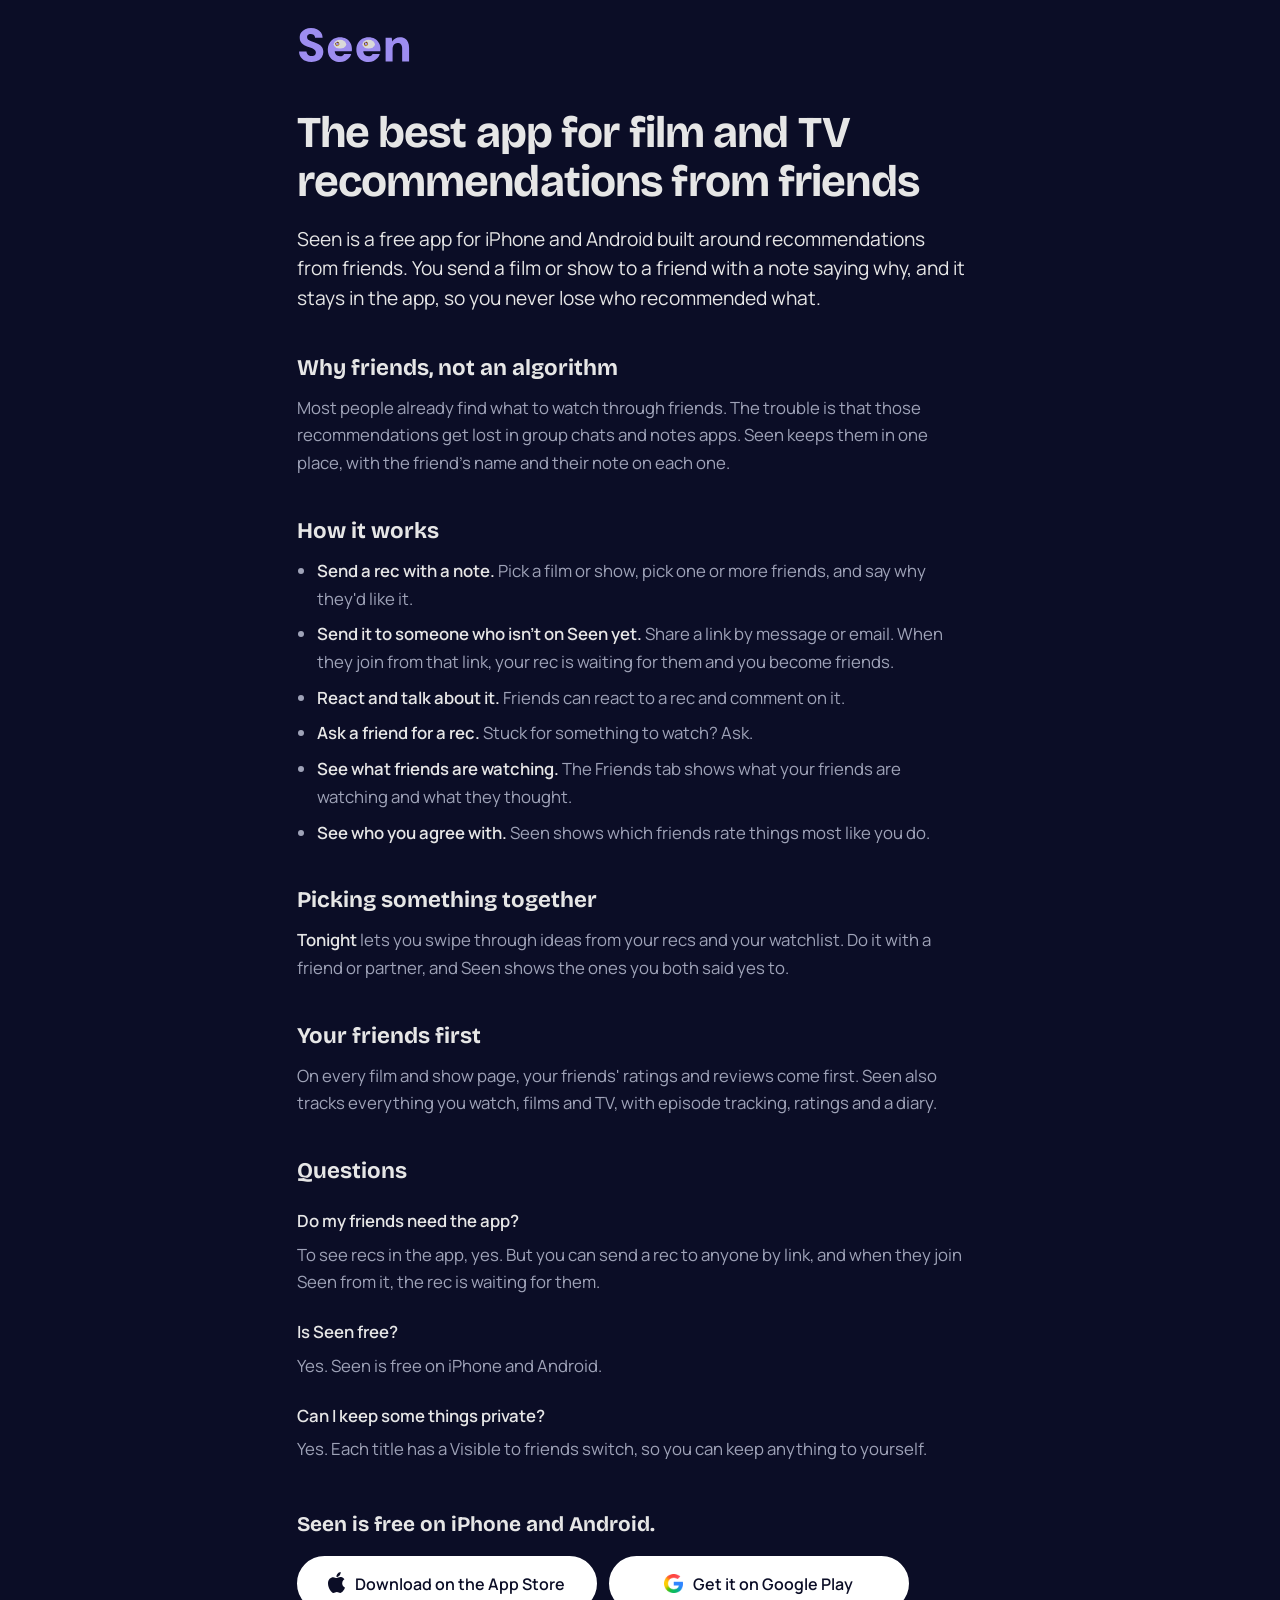
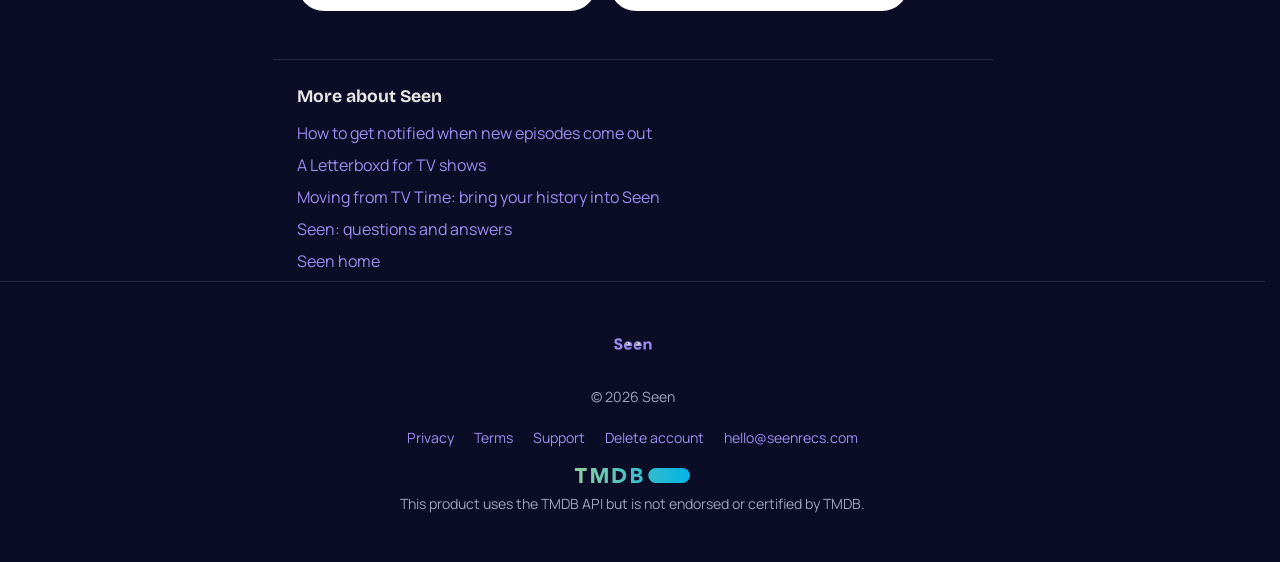
<file: recommendations-from-friends.html>
<!DOCTYPE html>
<html lang="en">
<head>
  <meta charset="UTF-8" />
  <meta name="viewport" content="width=device-width, initial-scale=1" />
  <meta name="theme-color" content="#0B0D26" />
  <title>The best app for film and TV recommendations from friends · Seen</title>
  <meta name="description" content="Seen is a free app for sending and keeping film and TV recommendations from friends, with a note on each one." />
  <link rel="canonical" href="https://seenrecs.com/recommendations-from-friends" />
  <meta property="og:title" content="The best app for film and TV recommendations from friends" />
  <meta property="og:description" content="Seen is a free app for sending and keeping film and TV recommendations from friends, with a note on each one." />
  <meta property="og:type" content="article" />
  <meta property="og:url" content="https://seenrecs.com/recommendations-from-friends" />
  <meta property="og:image" content="https://seenrecs.com/assets/og-image.png" />
  <meta name="twitter:card" content="summary_large_image" />
  <link rel="icon" type="image/png" href="/assets/icon.png" />
  <link rel="icon" type="image/png" sizes="32x32" href="/assets/favicon-32.png" />
  <link rel="apple-touch-icon" sizes="180x180" href="/assets/apple-touch-icon.png" />
  <script type="application/ld+json">
{
  "@context": "https://schema.org",
  "@type": "WebPage",
  "name": "The best app for film and TV recommendations from friends",
  "description": "Seen is a free app for sending and keeping film and TV recommendations from friends, with a note on each one.",
  "url": "https://seenrecs.com/recommendations-from-friends",
  "about": {
    "@type": "SoftwareApplication",
    "name": "Seen",
    "operatingSystem": "iOS, Android",
    "applicationCategory": "EntertainmentApplication",
    "offers": {
      "@type": "Offer",
      "price": "0",
      "priceCurrency": "USD"
    },
    "url": "https://seenrecs.com/"
  }
}
  </script>
  <script type="application/ld+json">
{
  "@context": "https://schema.org",
  "@type": "FAQPage",
  "mainEntity": [
    {
      "@type": "Question",
      "name": "Do my friends need the app?",
      "acceptedAnswer": {
        "@type": "Answer",
        "text": "To see recs in the app, yes. But you can send a rec to anyone by link, and when they join Seen from it, the rec is waiting for them."
      }
    },
    {
      "@type": "Question",
      "name": "Is Seen free?",
      "acceptedAnswer": {
        "@type": "Answer",
        "text": "Yes. Seen is free on iPhone and Android."
      }
    },
    {
      "@type": "Question",
      "name": "Can I keep some things private?",
      "acceptedAnswer": {
        "@type": "Answer",
        "text": "Yes. Each title has a Visible to friends switch, so you can keep anything to yourself."
      }
    }
  ]
}
  </script>
  <link rel="preconnect" href="https://fonts.googleapis.com" />
  <link rel="preconnect" href="https://fonts.gstatic.com" crossorigin />
  <link href="https://fonts.googleapis.com/css2?family=Bricolage+Grotesque:opsz,wght@12..96,600;12..96,700&family=Manrope:wght@300..700&display=swap" rel="stylesheet" />
  <link rel="stylesheet" href="/styles.css" />
  <link rel="stylesheet" href="/guides.css" />
</head>
<body>
  <div class="guide-top">
    <a href="/" aria-label="Seen home"><img src="/assets/seen-wordmark.svg" alt="Seen" /></a>
  </div>

  <main>
    <article class="guide">
      <h1>The best app for film and TV recommendations from friends</h1>
      <p class="lede">Seen is a free app for iPhone and Android built around recommendations from friends. You send a film or show to a friend with a note saying why, and it stays in the app, so you never lose who recommended what.</p>

      <h2>Why friends, not an algorithm</h2>
      <p>Most people already find what to watch through friends. The trouble is that those recommendations get lost in group chats and notes apps. Seen keeps them in one place, with the friend's name and their note on each one.</p>

      <h2>How it works</h2>
      <ul>
        <li><strong>Send a rec with a note.</strong> Pick a film or show, pick one or more friends, and say why they'd like it.</li>
        <li><strong>Send it to someone who isn't on Seen yet.</strong> Share a link by message or email. When they join from that link, your rec is waiting for them and you become friends.</li>
        <li><strong>React and talk about it.</strong> Friends can react to a rec and comment on it.</li>
        <li><strong>Ask a friend for a rec.</strong> Stuck for something to watch? Ask.</li>
        <li><strong>See what friends are watching.</strong> The Friends tab shows what your friends are watching and what they thought.</li>
        <li><strong>See who you agree with.</strong> Seen shows which friends rate things most like you do.</li>
      </ul>

      <h2>Picking something together</h2>
      <p><strong>Tonight</strong> lets you swipe through ideas from your recs and your watchlist. Do it with a friend or partner, and Seen shows the ones you both said yes to.</p>

      <h2>Your friends first</h2>
      <p>On every film and show page, your friends' ratings and reviews come first. Seen also tracks everything you watch, films and TV, with episode tracking, ratings and a diary.</p>

      <h2>Questions</h2>
      <p class="faq-q">Do my friends need the app?</p>
      <p>To see recs in the app, yes. But you can send a rec to anyone by link, and when they join Seen from it, the rec is waiting for them.</p>
      <p class="faq-q">Is Seen free?</p>
      <p>Yes. Seen is free on iPhone and Android.</p>
      <p class="faq-q">Can I keep some things private?</p>
      <p>Yes. Each title has a Visible to friends switch, so you can keep anything to yourself.</p>
    </article>

    <section class="guide-cta" aria-label="Download Seen">
      <p>Seen is free on iPhone and Android.</p>
      <div class="cta-buttons">
        <a class="btn btn--store" href="https://apps.apple.com/app/apple-store/id6775920785?pt=128399967&amp;ct=website-guide&amp;mt=8">
          <svg class="btn-apple-logo" viewBox="0 0 814 1000" fill="currentColor" aria-hidden="true" focusable="false"><path d="M788.1 340.9c-5.8 4.5-108.2 62.2-108.2 190.5 0 148.4 130.3 200.9 134.2 202.2-.6 3.2-20.7 71.9-68.7 141.9-42.8 61.6-87.5 123.1-155.5 123.1s-85.5-39.5-164-39.5c-76.5 0-103.7 40.8-165.9 40.8s-105.6-57-155.5-127C46.7 790.7 0 663 0 541.8c0-194.4 126.4-297.5 250.8-297.5 66.1 0 121.2 43.4 162.7 43.4 39.5 0 101.1-46 176.3-46 28.5 0 130.9 2.6 198.3 99.2zm-234-181.5c31.1-36.9 53.1-88.1 53.1-139.3 0-7.1-.6-14.3-1.9-20.1-50.6 1.9-110.8 33.7-147.1 75.8-28.5 32.4-55.1 83.6-55.1 135.5 0 7.8 1.3 15.6 1.9 18.1 3.2.6 8.4 1.3 13.6 1.3 45.4 0 102.5-30.4 135.5-71.3z"/></svg>
          <span>Download on the App&nbsp;Store</span>
        </a>
        <a class="btn btn--store" href="https://play.google.com/store/apps/details?id=com.paultaylor.seen&amp;referrer=utm_source%3Dseenrecs%26utm_campaign%3Dwebsite-guide">
          <img class="btn-google-logo" src="/assets/google-g.png" alt="" width="19" height="19" />
          <span>Get it on Google Play</span>
        </a>
      </div>
    </section>

    <nav class="guide-more" aria-label="More guides">
      <h2>More about Seen</h2>
      <ul>
        <li><a href="/new-episode-alerts">How to get notified when new episodes come out</a></li>
        <li><a href="/letterboxd-for-tv">A Letterboxd for TV shows</a></li>
        <li><a href="/tv-time">Moving from TV Time: bring your history into Seen</a></li>
        <li><a href="/faq">Seen: questions and answers</a></li>
        <li><a href="/">Seen home</a></li>
      </ul>
    </nav>
  </main>

  <footer class="footer">
    <div class="footer-inner">
      <img class="footer-icon" src="/assets/icon.png" alt="" width="44" height="44" />
      <p class="footer-brand">© 2026 Seen</p>
      <nav class="footer-links" aria-label="Footer">
        <a href="/privacy">Privacy</a>
        <a href="/terms">Terms</a>
        <a href="/support">Support</a>
        <a href="/delete-account">Delete account</a>
        <a href="mailto:hello@seenrecs.com">hello@seenrecs.com</a>
      </nav>
      <div class="footer-tmdb">
        <img class="tmdb-logo" src="/assets/tmdb-logo.svg" alt="TMDB" width="115" height="15" />
        <p>This product uses the TMDB API but is not endorsed or certified by TMDB.</p>
      </div>
    </div>
  </footer>
  <!-- Cloudflare Web Analytics --><script type='module' src='https://static.cloudflareinsights.com/beacon.min.js' data-cf-beacon='{"token": "34b782bc89304c73b442aa24eff1fb86"}'></script><!-- End Cloudflare Web Analytics -->
</body>
</html>
</file>
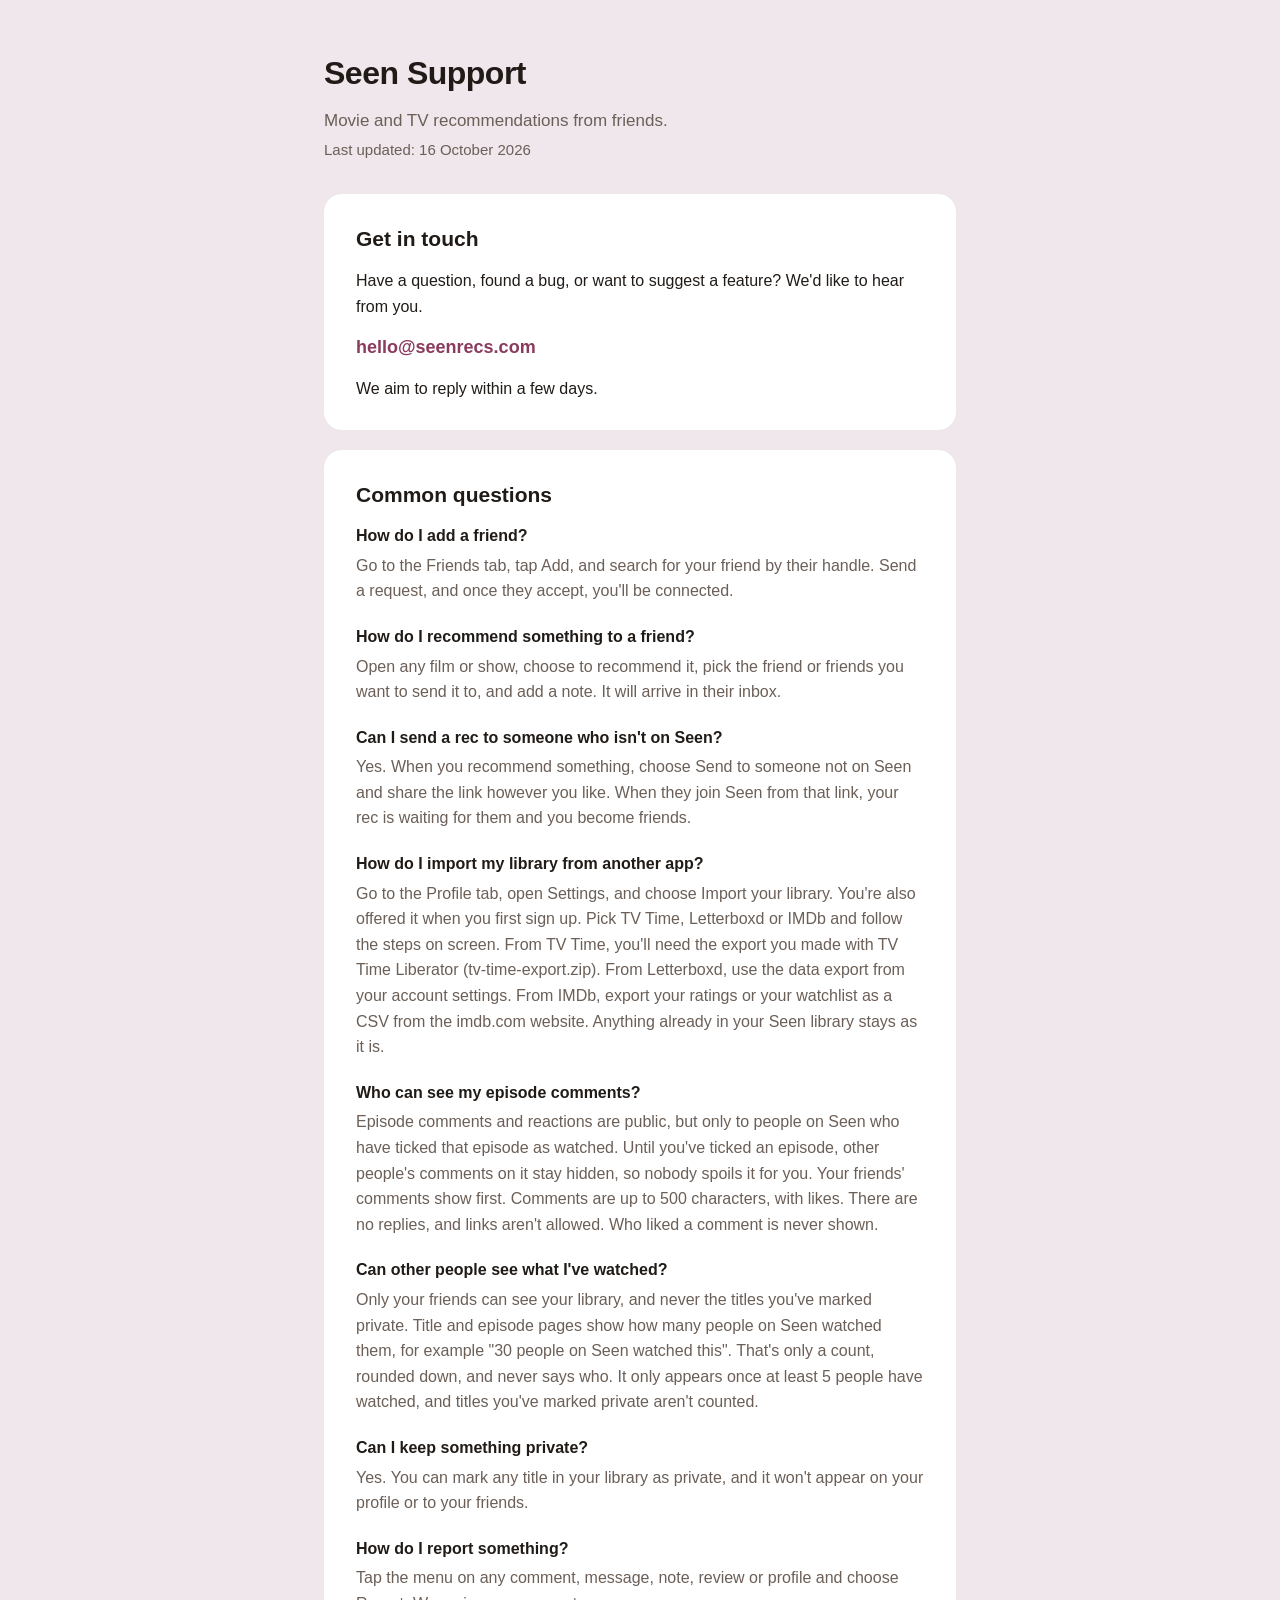
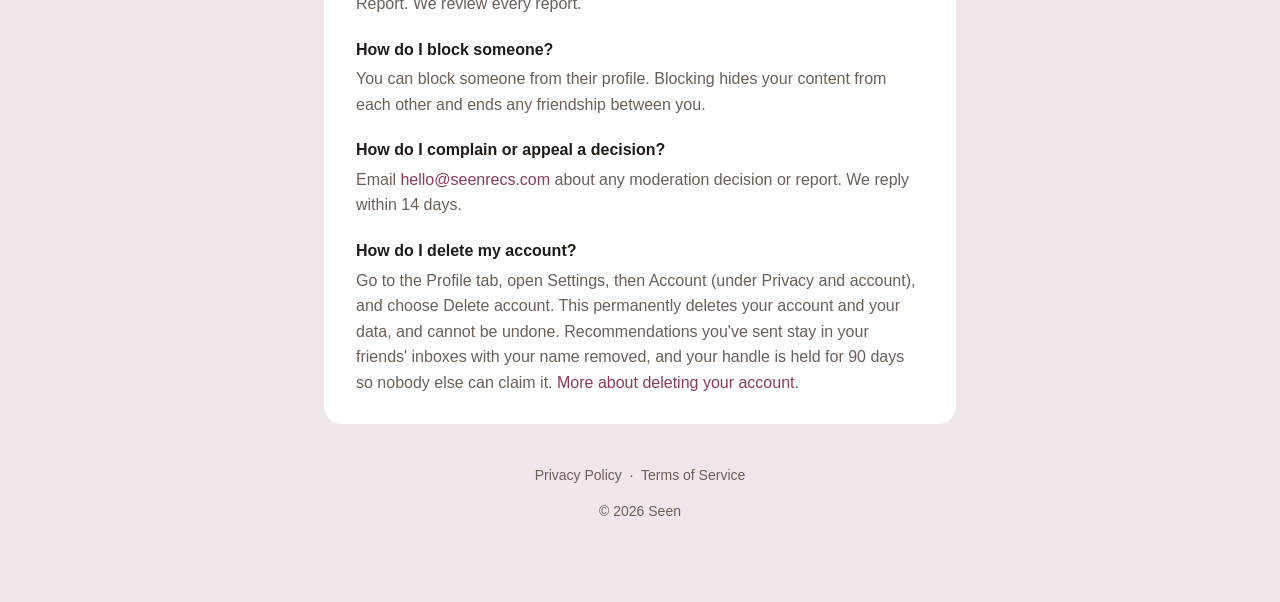
<file: support.html>
<!DOCTYPE html>
<html lang="en">
<head>
  <meta charset="utf-8" />
  <meta name="viewport" content="width=device-width, initial-scale=1" />
  <title>Seen: Support</title>
  <style>
:root {
  --bg: #efe7ec;
  --surface: #ffffff;
  --text: #211b17;
  --muted: #6b5f57;
  --accent: #8a3b5e;
  --radius: 18px;
}
* { box-sizing: border-box; }
body {
  margin: 0;
  font-family: -apple-system, BlinkMacSystemFont, "Segoe UI", Roboto, Helvetica, Arial, sans-serif;
  background: var(--bg);
  color: var(--text);
  line-height: 1.6;
  -webkit-font-smoothing: antialiased;
}
.wrap { max-width: 680px; margin: 0 auto; padding: 48px 24px 80px; }
header { margin-bottom: 32px; }
h1 { font-size: 32px; margin: 0 0 8px; letter-spacing: -0.5px; }
.tagline { color: var(--muted); margin: 0; font-size: 17px; }
.updated { color: var(--muted); font-size: 15px; margin: 4px 0 0; }
.card { background: var(--surface); border-radius: var(--radius); padding: 28px 32px; margin-bottom: 20px; }
h2 { font-size: 21px; margin: 28px 0 12px; }
h2:first-child { margin-top: 0; }
p { margin: 0 0 14px; }
p:last-child { margin-bottom: 0; }
ul { margin: 0 0 14px; padding-left: 22px; }
li { margin-bottom: 6px; }
a { color: var(--accent); text-decoration: none; }
a:hover { text-decoration: underline; }
strong { font-weight: 600; }
.contact-email { font-size: 18px; font-weight: 600; }
.faq-q { font-weight: 600; margin-bottom: 4px; }
.faq-a { color: var(--muted); margin-bottom: 20px; }
.faq-a:last-child { margin-bottom: 0; }
footer { text-align: center; color: var(--muted); font-size: 14px; margin-top: 40px; }
footer a { color: var(--muted); }
  </style>
</head>
<body>
  <div class="wrap">
    <header>
      <h1>Seen Support</h1>
      <p class="tagline">Movie and TV recommendations from friends.</p>
      <p class="updated">Last updated: 16 October 2026</p>
    </header>

    <div class="card">
      <h2>Get in touch</h2>
      <p>Have a question, found a bug, or want to suggest a feature? We'd like to hear from you.</p>
      <p class="contact-email"><a href="mailto:hello@seenrecs.com">hello@seenrecs.com</a></p>
      <p>We aim to reply within a few days.</p>
    </div>

    <div class="card">
      <h2>Common questions</h2>

      <p class="faq-q">How do I add a friend?</p>
      <p class="faq-a">Go to the Friends tab, tap Add, and search for your friend by their handle. Send a request, and once they accept, you'll be connected.</p>

      <p class="faq-q">How do I recommend something to a friend?</p>
      <p class="faq-a">Open any film or show, choose to recommend it, pick the friend or friends you want to send it to, and add a note. It will arrive in their inbox.</p>

      <p class="faq-q">Can I send a rec to someone who isn't on Seen?</p>
      <p class="faq-a">Yes. When you recommend something, choose Send to someone not on Seen and share the link however you like. When they join Seen from that link, your rec is waiting for them and you become friends.</p>

      <p class="faq-q">How do I import my library from another app?</p>
      <p class="faq-a">Go to the Profile tab, open Settings, and choose Import your library. You're also offered it when you first sign up. Pick TV Time, Letterboxd or IMDb and follow the steps on screen. From TV Time, you'll need the export you made with TV Time Liberator (tv-time-export.zip). From Letterboxd, use the data export from your account settings. From IMDb, export your ratings or your watchlist as a CSV from the imdb.com website. Anything already in your Seen library stays as it is.</p>

      <p class="faq-q">Who can see my episode comments?</p>
      <p class="faq-a">Episode comments and reactions are public, but only to people on Seen who have ticked that episode as watched. Until you've ticked an episode, other people's comments on it stay hidden, so nobody spoils it for you. Your friends' comments show first. Comments are up to 500 characters, with likes. There are no replies, and links aren't allowed. Who liked a comment is never shown.</p>

      <p class="faq-q">Can other people see what I've watched?</p>
      <p class="faq-a">Only your friends can see your library, and never the titles you've marked private. Title and episode pages show how many people on Seen watched them, for example "30 people on Seen watched this". That's only a count, rounded down, and never says who. It only appears once at least 5 people have watched, and titles you've marked private aren't counted.</p>

      <p class="faq-q">Can I keep something private?</p>
      <p class="faq-a">Yes. You can mark any title in your library as private, and it won't appear on your profile or to your friends.</p>

      <p class="faq-q">How do I report something?</p>
      <p class="faq-a">Tap the menu on any comment, message, note, review or profile and choose Report. We review every report.</p>

      <p class="faq-q">How do I block someone?</p>
      <p class="faq-a">You can block someone from their profile. Blocking hides your content from each other and ends any friendship between you.</p>

      <p class="faq-q">How do I complain or appeal a decision?</p>
      <p class="faq-a">Email <a href="mailto:hello@seenrecs.com">hello@seenrecs.com</a> about any moderation decision or report. We reply within 14 days.</p>

      <p class="faq-q">How do I delete my account?</p>
      <p class="faq-a">Go to the Profile tab, open Settings, then Account (under Privacy and account), and choose Delete account. This permanently deletes your account and your data, and cannot be undone. Recommendations you've sent stay in your friends' inboxes with your name removed, and your handle is held for 90 days so nobody else can claim it. <a href="/delete-account">More about deleting your account</a>.</p>
    </div>

    <footer>
      <p>
        <a href="/privacy">Privacy Policy</a> &nbsp;&middot;&nbsp;
        <a href="/terms">Terms of Service</a>
      </p>
      <p>&copy; 2026 Seen</p>
    </footer>
  </div>
  <!-- Cloudflare Web Analytics --><script type='module' src='https://static.cloudflareinsights.com/beacon.min.js' data-cf-beacon='{"token": "34b782bc89304c73b442aa24eff1fb86"}'></script><!-- End Cloudflare Web Analytics -->
</body>
</html>
</file>
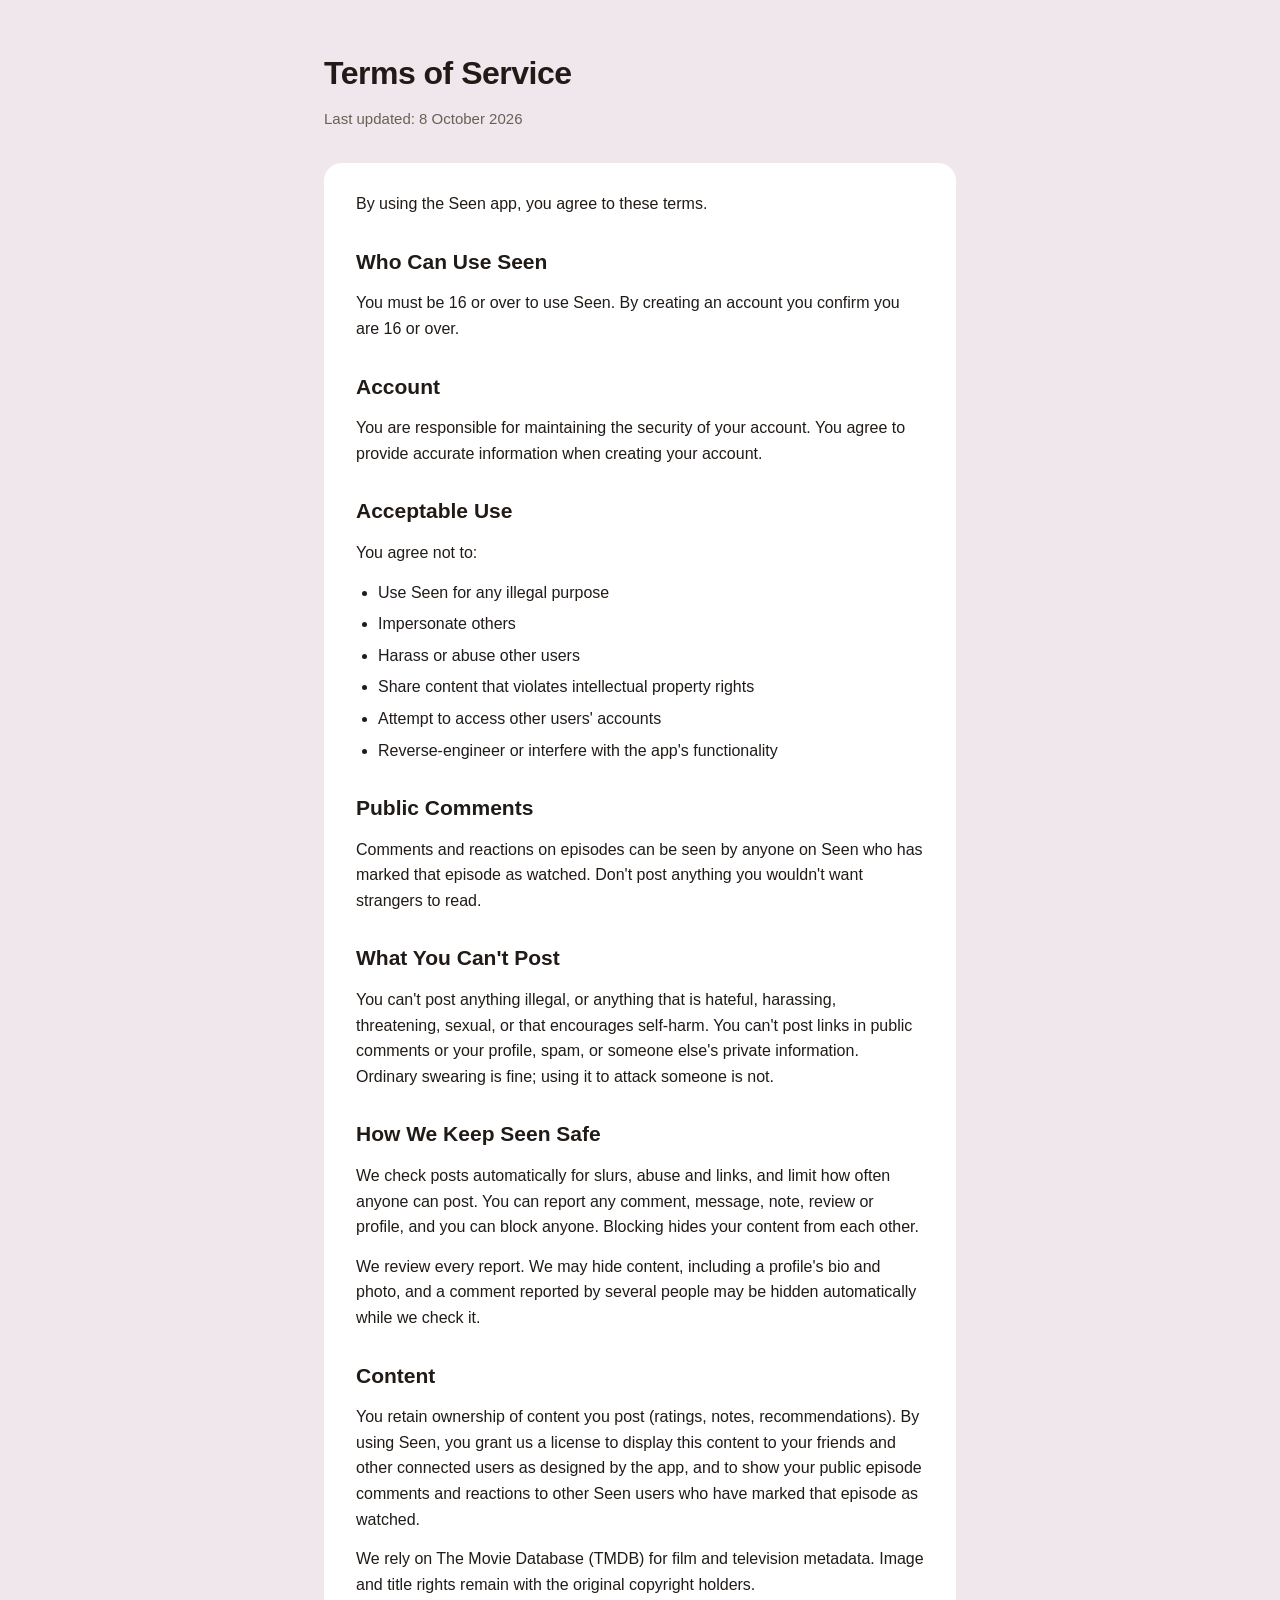
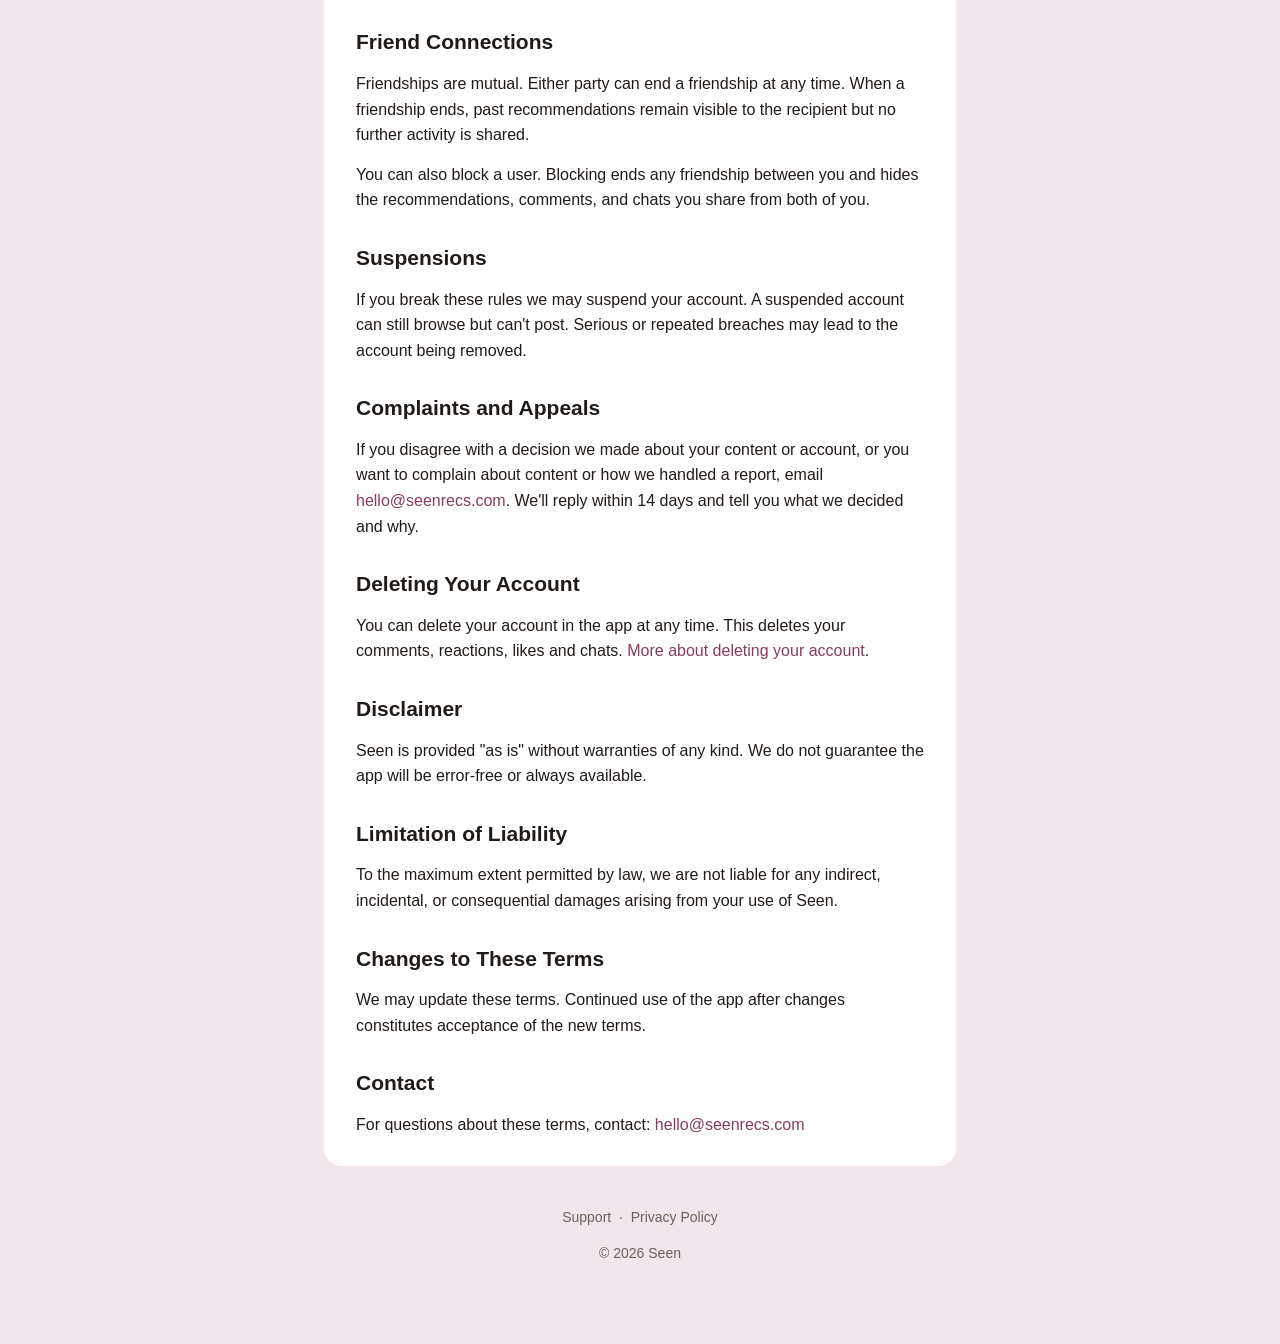
<file: terms.html>
<!DOCTYPE html>
<html lang="en">
<head>
  <meta charset="utf-8" />
  <meta name="viewport" content="width=device-width, initial-scale=1" />
  <title>Seen: Terms of Service</title>
  <style>
:root {
  --bg: #efe7ec;
  --surface: #ffffff;
  --text: #211b17;
  --muted: #6b5f57;
  --accent: #8a3b5e;
  --radius: 18px;
}
* { box-sizing: border-box; }
body {
  margin: 0;
  font-family: -apple-system, BlinkMacSystemFont, "Segoe UI", Roboto, Helvetica, Arial, sans-serif;
  background: var(--bg);
  color: var(--text);
  line-height: 1.6;
  -webkit-font-smoothing: antialiased;
}
.wrap { max-width: 680px; margin: 0 auto; padding: 48px 24px 80px; }
header { margin-bottom: 32px; }
h1 { font-size: 32px; margin: 0 0 8px; letter-spacing: -0.5px; }
.tagline { color: var(--muted); margin: 0; font-size: 17px; }
.updated { color: var(--muted); font-size: 15px; margin: 4px 0 0; }
.card { background: var(--surface); border-radius: var(--radius); padding: 28px 32px; margin-bottom: 20px; }
h2 { font-size: 21px; margin: 28px 0 12px; }
h2:first-child { margin-top: 0; }
p { margin: 0 0 14px; }
p:last-child { margin-bottom: 0; }
ul { margin: 0 0 14px; padding-left: 22px; }
li { margin-bottom: 6px; }
a { color: var(--accent); text-decoration: none; }
a:hover { text-decoration: underline; }
strong { font-weight: 600; }
.contact-email { font-size: 18px; font-weight: 600; }
.faq-q { font-weight: 600; margin-bottom: 4px; }
.faq-a { color: var(--muted); margin-bottom: 20px; }
.faq-a:last-child { margin-bottom: 0; }
footer { text-align: center; color: var(--muted); font-size: 14px; margin-top: 40px; }
footer a { color: var(--muted); }
  </style>
</head>
<body>
  <div class="wrap">
    <header>
      <h1>Terms of Service</h1>
      <p class="updated">Last updated: 8 October 2026</p>
    </header>

    <div class="card">
      <p>By using the Seen app, you agree to these terms.</p>

      <h2>Who Can Use Seen</h2>
      <p>You must be 16 or over to use Seen. By creating an account you confirm you are 16 or over.</p>

      <h2>Account</h2>
      <p>You are responsible for maintaining the security of your account. You agree to provide accurate information when creating your account.</p>

      <h2>Acceptable Use</h2>
      <p>You agree not to:</p>
      <ul>
        <li>Use Seen for any illegal purpose</li>
        <li>Impersonate others</li>
        <li>Harass or abuse other users</li>
        <li>Share content that violates intellectual property rights</li>
        <li>Attempt to access other users' accounts</li>
        <li>Reverse-engineer or interfere with the app's functionality</li>
      </ul>

      <h2>Public Comments</h2>
      <p>Comments and reactions on episodes can be seen by anyone on Seen who has marked that episode as watched. Don't post anything you wouldn't want strangers to read.</p>

      <h2>What You Can't Post</h2>
      <p>You can't post anything illegal, or anything that is hateful, harassing, threatening, sexual, or that encourages self-harm. You can't post links in public comments or your profile, spam, or someone else's private information. Ordinary swearing is fine; using it to attack someone is not.</p>

      <h2>How We Keep Seen Safe</h2>
      <p>We check posts automatically for slurs, abuse and links, and limit how often anyone can post. You can report any comment, message, note, review or profile, and you can block anyone. Blocking hides your content from each other.</p>
      <p>We review every report. We may hide content, including a profile's bio and photo, and a comment reported by several people may be hidden automatically while we check it.</p>

      <h2>Content</h2>
      <p>You retain ownership of content you post (ratings, notes, recommendations). By using Seen, you grant us a license to display this content to your friends and other connected users as designed by the app, and to show your public episode comments and reactions to other Seen users who have marked that episode as watched.</p>
      <p>We rely on The Movie Database (TMDB) for film and television metadata. Image and title rights remain with the original copyright holders.</p>

      <h2>Friend Connections</h2>
      <p>Friendships are mutual. Either party can end a friendship at any time. When a friendship ends, past recommendations remain visible to the recipient but no further activity is shared.</p>
      <p>You can also block a user. Blocking ends any friendship between you and hides the recommendations, comments, and chats you share from both of you.</p>

      <h2>Suspensions</h2>
      <p>If you break these rules we may suspend your account. A suspended account can still browse but can't post. Serious or repeated breaches may lead to the account being removed.</p>

      <h2>Complaints and Appeals</h2>
      <p>If you disagree with a decision we made about your content or account, or you want to complain about content or how we handled a report, email <a href="mailto:hello@seenrecs.com">hello@seenrecs.com</a>. We'll reply within 14 days and tell you what we decided and why.</p>

      <h2>Deleting Your Account</h2>
      <p>You can delete your account in the app at any time. This deletes your comments, reactions, likes and chats. <a href="/delete-account">More about deleting your account</a>.</p>

      <h2>Disclaimer</h2>
      <p>Seen is provided "as is" without warranties of any kind. We do not guarantee the app will be error-free or always available.</p>

      <h2>Limitation of Liability</h2>
      <p>To the maximum extent permitted by law, we are not liable for any indirect, incidental, or consequential damages arising from your use of Seen.</p>

      <h2>Changes to These Terms</h2>
      <p>We may update these terms. Continued use of the app after changes constitutes acceptance of the new terms.</p>

      <h2>Contact</h2>
      <p>For questions about these terms, contact: <a href="mailto:hello@seenrecs.com">hello@seenrecs.com</a></p>
    </div>

    <footer>
      <p>
        <a href="/support">Support</a> &nbsp;&middot;&nbsp;
        <a href="/privacy">Privacy Policy</a>
      </p>
      <p>&copy; 2026 Seen</p>
    </footer>
  </div>
  <!-- Cloudflare Web Analytics --><script type='module' src='https://static.cloudflareinsights.com/beacon.min.js' data-cf-beacon='{"token": "34b782bc89304c73b442aa24eff1fb86"}'></script><!-- End Cloudflare Web Analytics -->
</body>
</html>
</file>
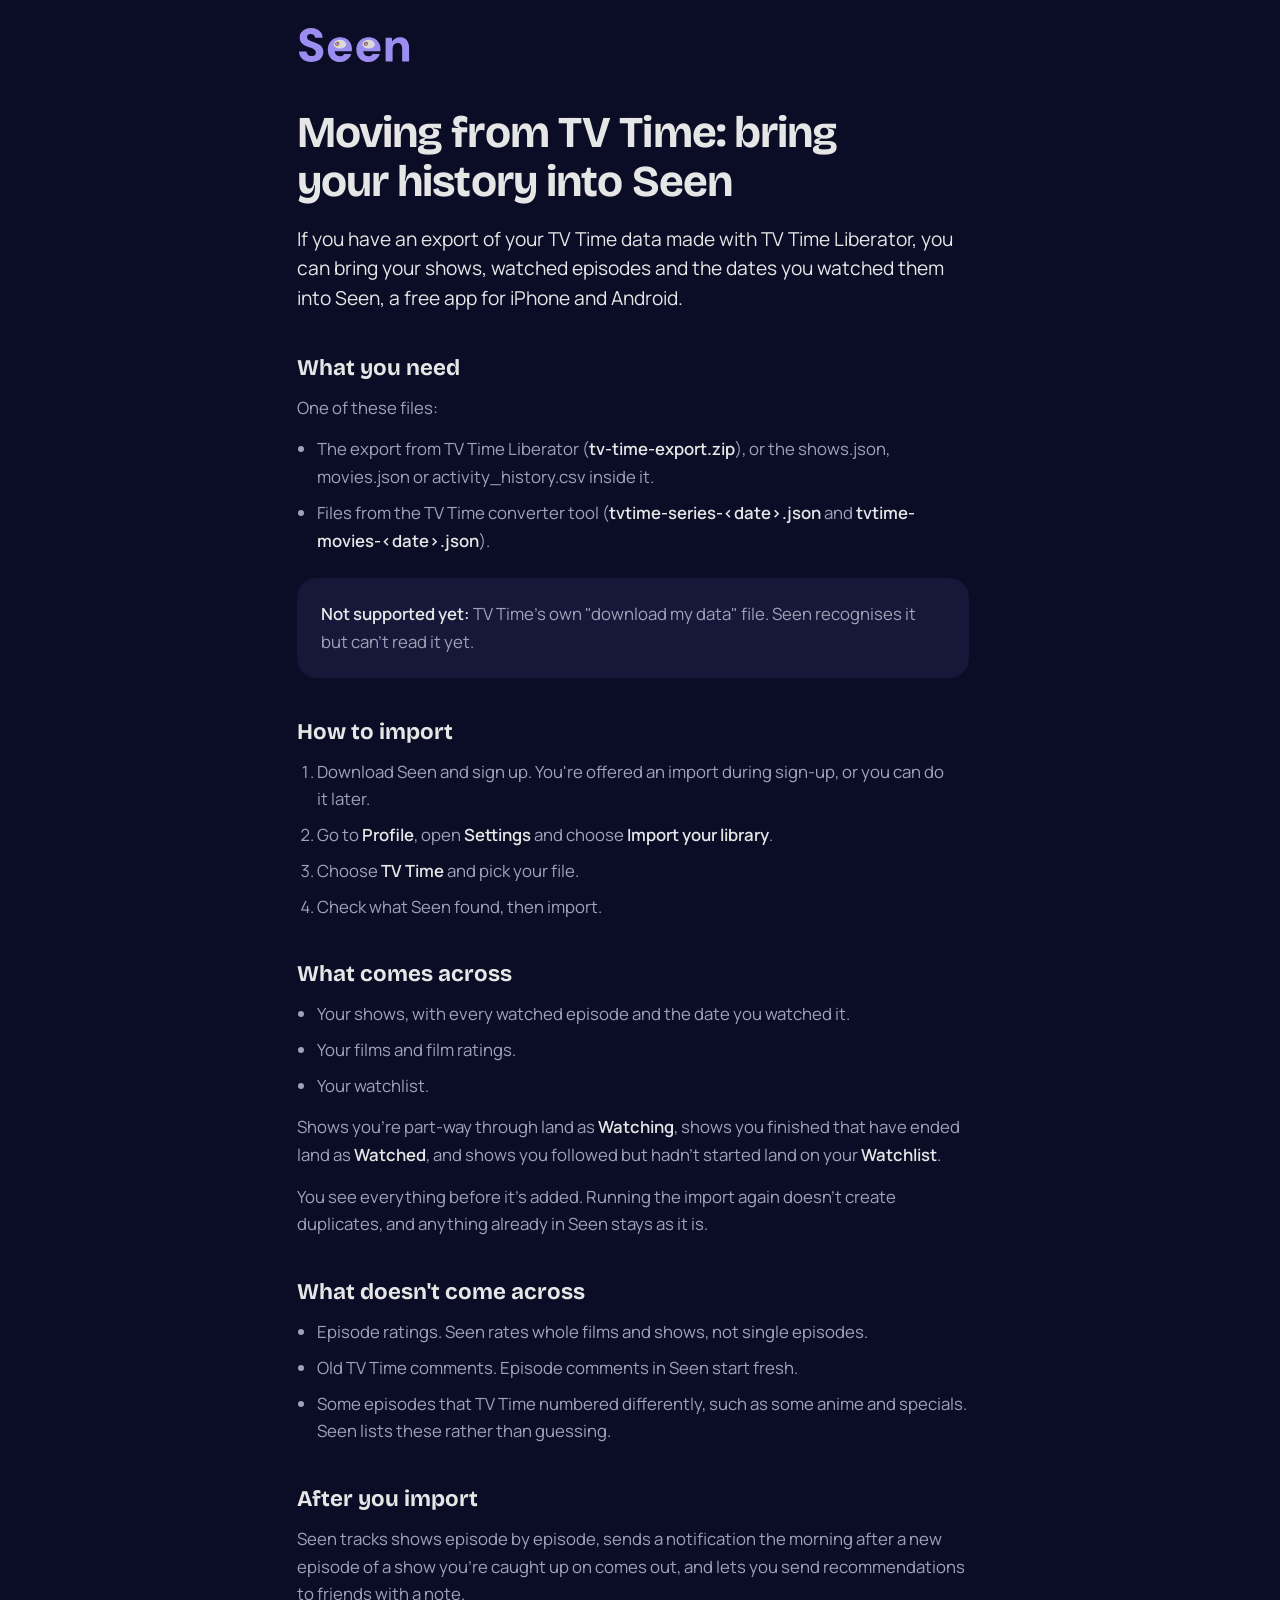
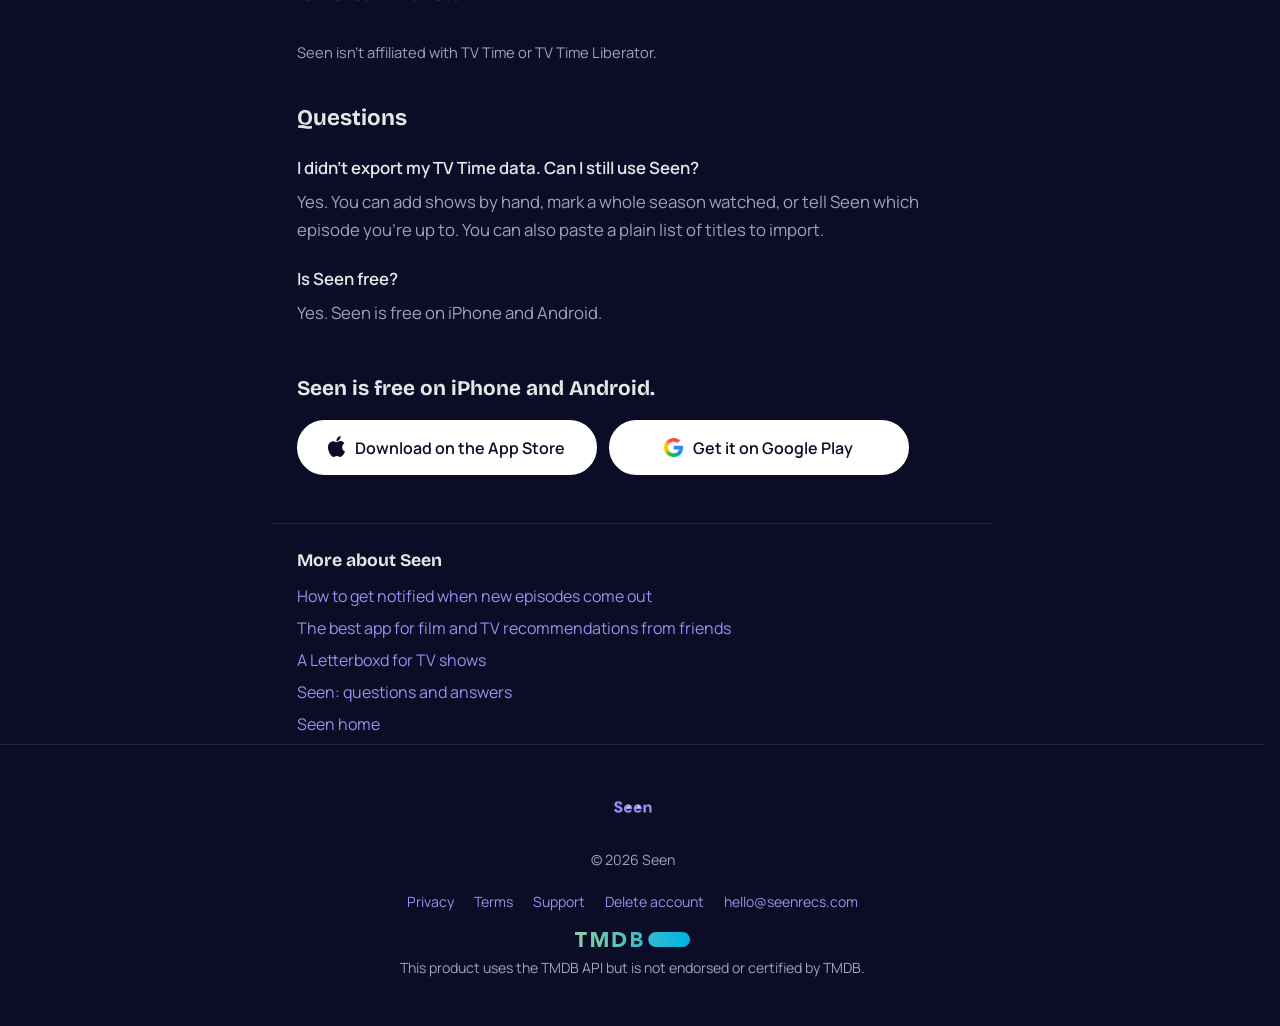
<file: tv-time.html>
<!DOCTYPE html>
<html lang="en">
<head>
  <meta charset="UTF-8" />
  <meta name="viewport" content="width=device-width, initial-scale=1" />
  <meta name="theme-color" content="#0B0D26" />
  <title>Moving from TV Time: bring your history into Seen · Seen</title>
  <meta name="description" content="How to bring your TV Time history into Seen: shows, watched episodes and dates, films, ratings and your watchlist." />
  <link rel="canonical" href="https://seenrecs.com/tv-time" />
  <meta property="og:title" content="Moving from TV Time: bring your history into Seen" />
  <meta property="og:description" content="How to bring your TV Time history into Seen: shows, watched episodes and dates, films, ratings and your watchlist." />
  <meta property="og:type" content="article" />
  <meta property="og:url" content="https://seenrecs.com/tv-time" />
  <meta property="og:image" content="https://seenrecs.com/assets/og-image.png" />
  <meta name="twitter:card" content="summary_large_image" />
  <link rel="icon" type="image/png" href="/assets/icon.png" />
  <link rel="icon" type="image/png" sizes="32x32" href="/assets/favicon-32.png" />
  <link rel="apple-touch-icon" sizes="180x180" href="/assets/apple-touch-icon.png" />
  <script type="application/ld+json">
{
  "@context": "https://schema.org",
  "@type": "WebPage",
  "name": "Moving from TV Time: bring your history into Seen",
  "description": "How to bring your TV Time history into Seen: shows, watched episodes and dates, films, ratings and your watchlist.",
  "url": "https://seenrecs.com/tv-time",
  "about": {
    "@type": "SoftwareApplication",
    "name": "Seen",
    "operatingSystem": "iOS, Android",
    "applicationCategory": "EntertainmentApplication",
    "offers": {
      "@type": "Offer",
      "price": "0",
      "priceCurrency": "USD"
    },
    "url": "https://seenrecs.com/"
  }
}
  </script>
  <script type="application/ld+json">
{
  "@context": "https://schema.org",
  "@type": "FAQPage",
  "mainEntity": [
    {
      "@type": "Question",
      "name": "I didn't export my TV Time data. Can I still use Seen?",
      "acceptedAnswer": {
        "@type": "Answer",
        "text": "Yes. You can add shows by hand, mark a whole season watched, or tell Seen which episode you're up to. You can also paste a plain list of titles to import."
      }
    },
    {
      "@type": "Question",
      "name": "Is Seen free?",
      "acceptedAnswer": {
        "@type": "Answer",
        "text": "Yes. Seen is free on iPhone and Android."
      }
    }
  ]
}
  </script>
  <link rel="preconnect" href="https://fonts.googleapis.com" />
  <link rel="preconnect" href="https://fonts.gstatic.com" crossorigin />
  <link href="https://fonts.googleapis.com/css2?family=Bricolage+Grotesque:opsz,wght@12..96,600;12..96,700&family=Manrope:wght@300..700&display=swap" rel="stylesheet" />
  <link rel="stylesheet" href="/styles.css" />
  <link rel="stylesheet" href="/guides.css" />
</head>
<body>
  <div class="guide-top">
    <a href="/" aria-label="Seen home"><img src="/assets/seen-wordmark.svg" alt="Seen" /></a>
  </div>

  <main>
    <article class="guide">
      <h1>Moving from TV Time: bring your history into Seen</h1>
      <p class="lede">If you have an export of your TV Time data made with TV Time Liberator, you can bring your shows, watched episodes and the dates you watched them into Seen, a free app for iPhone and Android.</p>

      <h2>What you need</h2>
      <p>One of these files:</p>
      <ul>
        <li>The export from TV Time Liberator (<strong>tv-time-export.zip</strong>), or the shows.json, movies.json or activity_history.csv inside it.</li>
        <li>Files from the TV Time converter tool (<strong>tvtime-series-&lt;date&gt;.json</strong> and <strong>tvtime-movies-&lt;date&gt;.json</strong>).</li>
      </ul>
      <div class="card">
        <p><strong>Not supported yet:</strong> TV Time's own "download my data" file. Seen recognises it but can't read it yet.</p>
      </div>

      <h2>How to import</h2>
      <ol>
        <li>Download Seen and sign up. You're offered an import during sign-up, or you can do it later.</li>
        <li>Go to <strong>Profile</strong>, open <strong>Settings</strong> and choose <strong>Import your library</strong>.</li>
        <li>Choose <strong>TV Time</strong> and pick your file.</li>
        <li>Check what Seen found, then import.</li>
      </ol>

      <h2>What comes across</h2>
      <ul>
        <li>Your shows, with every watched episode and the date you watched it.</li>
        <li>Your films and film ratings.</li>
        <li>Your watchlist.</li>
      </ul>
      <p>Shows you're part-way through land as <strong>Watching</strong>, shows you finished that have ended land as <strong>Watched</strong>, and shows you followed but hadn't started land on your <strong>Watchlist</strong>.</p>
      <p>You see everything before it's added. Running the import again doesn't create duplicates, and anything already in Seen stays as it is.</p>

      <h2>What doesn't come across</h2>
      <ul>
        <li>Episode ratings. Seen rates whole films and shows, not single episodes.</li>
        <li>Old TV Time comments. Episode comments in Seen start fresh.</li>
        <li>Some episodes that TV Time numbered differently, such as some anime and specials. Seen lists these rather than guessing.</li>
      </ul>

      <h2>After you import</h2>
      <p>Seen tracks shows episode by episode, sends a notification the morning after a new episode of a show you're caught up on comes out, and lets you send recommendations to friends with a note.</p>

      <p class="note">Seen isn't affiliated with TV Time or TV Time Liberator.</p>

      <h2>Questions</h2>
      <p class="faq-q">I didn't export my TV Time data. Can I still use Seen?</p>
      <p>Yes. You can add shows by hand, mark a whole season watched, or tell Seen which episode you're up to. You can also paste a plain list of titles to import.</p>
      <p class="faq-q">Is Seen free?</p>
      <p>Yes. Seen is free on iPhone and Android.</p>
    </article>

    <section class="guide-cta" aria-label="Download Seen">
      <p>Seen is free on iPhone and Android.</p>
      <div class="cta-buttons">
        <a class="btn btn--store" href="https://apps.apple.com/app/apple-store/id6775920785?pt=128399967&amp;ct=website-guide&amp;mt=8">
          <svg class="btn-apple-logo" viewBox="0 0 814 1000" fill="currentColor" aria-hidden="true" focusable="false"><path d="M788.1 340.9c-5.8 4.5-108.2 62.2-108.2 190.5 0 148.4 130.3 200.9 134.2 202.2-.6 3.2-20.7 71.9-68.7 141.9-42.8 61.6-87.5 123.1-155.5 123.1s-85.5-39.5-164-39.5c-76.5 0-103.7 40.8-165.9 40.8s-105.6-57-155.5-127C46.7 790.7 0 663 0 541.8c0-194.4 126.4-297.5 250.8-297.5 66.1 0 121.2 43.4 162.7 43.4 39.5 0 101.1-46 176.3-46 28.5 0 130.9 2.6 198.3 99.2zm-234-181.5c31.1-36.9 53.1-88.1 53.1-139.3 0-7.1-.6-14.3-1.9-20.1-50.6 1.9-110.8 33.7-147.1 75.8-28.5 32.4-55.1 83.6-55.1 135.5 0 7.8 1.3 15.6 1.9 18.1 3.2.6 8.4 1.3 13.6 1.3 45.4 0 102.5-30.4 135.5-71.3z"/></svg>
          <span>Download on the App&nbsp;Store</span>
        </a>
        <a class="btn btn--store" href="https://play.google.com/store/apps/details?id=com.paultaylor.seen&amp;referrer=utm_source%3Dseenrecs%26utm_campaign%3Dwebsite-guide">
          <img class="btn-google-logo" src="/assets/google-g.png" alt="" width="19" height="19" />
          <span>Get it on Google Play</span>
        </a>
      </div>
    </section>

    <nav class="guide-more" aria-label="More guides">
      <h2>More about Seen</h2>
      <ul>
        <li><a href="/new-episode-alerts">How to get notified when new episodes come out</a></li>
        <li><a href="/recommendations-from-friends">The best app for film and TV recommendations from friends</a></li>
        <li><a href="/letterboxd-for-tv">A Letterboxd for TV shows</a></li>
        <li><a href="/faq">Seen: questions and answers</a></li>
        <li><a href="/">Seen home</a></li>
      </ul>
    </nav>
  </main>

  <footer class="footer">
    <div class="footer-inner">
      <img class="footer-icon" src="/assets/icon.png" alt="" width="44" height="44" />
      <p class="footer-brand">© 2026 Seen</p>
      <nav class="footer-links" aria-label="Footer">
        <a href="/privacy">Privacy</a>
        <a href="/terms">Terms</a>
        <a href="/support">Support</a>
        <a href="/delete-account">Delete account</a>
        <a href="mailto:hello@seenrecs.com">hello@seenrecs.com</a>
      </nav>
      <div class="footer-tmdb">
        <img class="tmdb-logo" src="/assets/tmdb-logo.svg" alt="TMDB" width="115" height="15" />
        <p>This product uses the TMDB API but is not endorsed or certified by TMDB.</p>
      </div>
    </div>
  </footer>
  <!-- Cloudflare Web Analytics --><script type='module' src='https://static.cloudflareinsights.com/beacon.min.js' data-cf-beacon='{"token": "34b782bc89304c73b442aa24eff1fb86"}'></script><!-- End Cloudflare Web Analytics -->
</body>
</html>
</file>
<file: styles.css>
/* ============================================================
   Seen — marketing site
   V2 navy system. Values are lifted verbatim from the app's
   paletteV2 (seen/src/theme/theme.ts) so the two surfaces stay
   one brand — do not tune these here in isolation. Contrast on
   ground: text 15.3:1, muted 7.64:1, accent 6.82:1.
   ============================================================ */

:root {
  color-scheme: dark;

  --ground:      #0B0D26;  /* page canvas — the darkest navy */
  --surface:     #151838;  /* cards, section bands, skeletons */
  --surface-alt: #162954;  /* emphasis fills */
  --accent:      #9D8DF0;  /* brand lavender */
  --accent-hover:#8878DC;  /* accent stepped down */
  --text:        #E6E6E6;  /* near-white */
  --muted:       #9FA3B8;  /* secondary text */
  /* The app's third text tier (textFaint #6B6F85) is deliberately NOT
     carried over: the site has no consumer for it, and at 3.85:1 on
     ground it would fail AA at the sizes here anyway. */
  /* Dark ink FOR USE ON light/accent fills. White on accent is only
     2.80:1 — never put white on the lavender. */
  --on-accent:   #0B0D26;
  --line:        rgba(230, 230, 230, 0.12);  /* hairlines */

  /* The wordmark's eyes. Only the letterforms carry the brand colour;
     the pupils are ground-dark ink. Sending all six fills to accent
     turns the eyes purple — the app hit exactly this (animated-logo.tsx). */
  --pupil:       #0B0D26;

  --font-display: "Bricolage Grotesque", system-ui, -apple-system, sans-serif;
  --font-body:    "Manrope", system-ui, -apple-system, sans-serif;
}

* {
  box-sizing: border-box;
  margin: 0;
  padding: 0;
}

html {
  scroll-behavior: smooth;
  /* Keep layout width identical whether or not the scrollbar is shown,
     so removing the intro's scroll lock doesn't reflow the page. */
  scrollbar-gutter: stable;
}

@media (prefers-reduced-motion: reduce) {
  html {
    scroll-behavior: auto;
  }
}

body {
  font-family: var(--font-body);
  background: var(--ground);
  color: var(--text);
  line-height: 1.5;
  -webkit-font-smoothing: antialiased;
}

.visually-hidden {
  position: absolute;
  width: 1px;
  height: 1px;
  overflow: hidden;
  clip: rect(0 0 0 0);
  white-space: nowrap;
}

/* ── Shared section chrome ─────────────────────────────────── */

.section {
  max-width: 960px;
  margin: 0 auto;
  padding: 72px 24px;
  text-align: center;
}

/* The app's `overline` tier: body face, semibold, tracked uppercase.
   Was Geist Mono — dropping mono also fixes /i/, which used this class
   without ever loading the mono family. */
.eyebrow {
  font-size: 0.75rem;
  font-weight: 600;
  letter-spacing: 0.14em;
  text-transform: uppercase;
  color: var(--accent);
  margin-bottom: 12px;
}

.section h2 {
  font-family: var(--font-display);
  font-size: clamp(1.6rem, 4vw, 2.2rem);
  font-weight: 700;
  letter-spacing: -0.02em;
  margin-bottom: 16px;
  text-wrap: balance;
}

/* Running copy: avoid a single orphaned word on the last line. */
.why-copy,
.shot figcaption,
.footer-tmdb p {
  text-wrap: pretty;
}

/* ── Buttons: stadium pills ────────────────────────────────── */

.btn {
  display: inline-block;
  font-family: var(--font-body);
  font-size: 1rem;
  font-weight: 600;
  line-height: 1;
  padding: 16px 28px;
  border-radius: 999px;
  border: 2px solid var(--accent);
  cursor: pointer;
  text-decoration: none;
  transition: background-color 0.15s ease, border-color 0.15s ease, color 0.15s ease;
}

/* Dark ink on the lavender, never white — see --on-accent. */
.btn--primary {
  background: var(--accent);
  color: var(--on-accent);
}

.btn--primary:hover {
  background: var(--accent-hover);
  border-color: var(--accent-hover);
}

/* Hero download buttons: white pills, and a fixed equal width so the pair
   lines up. The old black pills read as holes punched in the navy. White
   is also the ground the full-colour Google G is drawn for, and it keeps
   the lavender exclusive to the wordmark so the hero has one focal point.
   Navy on white is 15.9:1. */
.btn--store {
  display: inline-flex;
  align-items: center;
  justify-content: center;
  gap: 10px;
  width: 310px;
  background: #fff;
  border-color: #fff;
  color: var(--on-accent);
}

.btn--store {
  transition: background-color 0.15s ease, border-color 0.15s ease,
    transform 0.15s ease, box-shadow 0.15s ease;
}

/* Hover-capable devices only, so the lift can't stick after a tap. */
@media (hover: hover) {
  .btn--store:hover {
    background: #E4E2F5;
    border-color: #E4E2F5;
    transform: translateY(-2px);
    box-shadow: 0 10px 22px rgba(0, 0, 0, 0.45);
  }
}

.btn-apple-logo {
  width: 17px;
  height: 21px;
  flex: none;
  margin-top: -2px; /* optical centring of the Apple mark */
}

.btn-google-logo {
  width: 19px;
  height: 19px;
  flex: none;
}

.btn:focus-visible,
a:focus-visible {
  outline: 3px solid var(--accent);
  outline-offset: 3px;
}

/* ── First-visit intro overlay ─────────────────────────────── */

/* Hidden unless the pre-paint head script adds .intro-pending to <html>.
   The overlay covers the site from the first frame; main.js populates
   .intro-stage and removes everything at handoff. */
.intro {
  display: none;
  position: fixed;
  inset: 0;
  z-index: 100;
  align-items: center;
  justify-content: center;
}

.intro-pending .intro {
  display: flex;
}

/* Lock page scroll while the overlay is up. */
.intro-pending {
  overflow: hidden;
}

/* Hide the hero's own lockup while the intro plays, so the backdrop
   fade doesn't show a second copy beneath the moving one. The class is
   removed at the exact moment the intro clone has landed on it. */
.intro-pending .hero .lockup-svg {
  visibility: hidden;
}

/* Must be the page ground: this backdrop fades away to reveal the site,
   so any other colour makes the first visit flash. */
.intro-bg {
  position: absolute;
  inset: 0;
  background: var(--ground);
}

.intro-stage {
  position: relative;
  width: min(78vw, 720px);
}

/* Full screen gives the cards more room: bigger type, and they sit
   fully beside the lockup on the side the eyes glance to. */
.intro-stage .gaze-label {
  font-size: 1rem;
}

.intro-stage .gaze-label--left {
  left: auto;
  right: 100%;
  margin-right: 28px;
  top: -16%;
}

.intro-stage .gaze-label--right {
  right: auto;
  left: 100%;
  margin-left: 28px;
  top: 0;
}

.intro-stage .gaze-label--low {
  left: auto;
  right: 100%;
  margin-right: 28px;
  top: 30%;
}

/* Narrow screens: no room beside the lockup, so the cards sit above
   (left glances) and below (right glance) it instead, a size down so
   they clear the Skip control. */
@media (max-width: 600px) {
  .intro-stage .gaze-label {
    font-size: 0.85rem;
  }

  .intro-stage .gaze-label--left {
    right: auto;
    left: -4%;
    margin-right: 0;
    top: auto;
    bottom: 115%;
  }

  .intro-stage .gaze-label--right {
    left: auto;
    right: -4%;
    margin-left: 0;
    top: 115%;
  }

  .intro-stage .gaze-label--low {
    right: auto;
    left: 4%;
    margin-right: 0;
    top: 120%;
  }
}

.intro-skip {
  position: absolute;
  bottom: 28px;
  left: 50%;
  transform: translateX(-50%);
  background: none;
  border: none;
  padding: 8px 18px;
  border-radius: 999px;
  font-family: var(--font-body);
  font-size: 0.9rem;
  color: var(--muted);
  cursor: pointer;
}

.intro-skip:hover {
  color: var(--text);
  text-decoration: underline;
}

.intro-skip:focus-visible {
  outline: 3px solid var(--accent);
  outline-offset: 2px;
}

/* No Skip control on narrow/touch widths; the intro just plays. */
@media (max-width: 600px) {
  .intro-skip {
    display: none;
  }
}

/* ── Hero ──────────────────────────────────────────────────── */

.hero {
  padding: 48px 24px 64px;
  text-align: center;
}

.lockup-wrap {
  max-width: 720px;
  margin: 0 auto;
}

.lockup {
  position: relative;
  max-width: 520px;
  margin: 0 auto;
  padding: 40px 0 8px;
}

.lockup-svg {
  display: block;
  width: 100%;
  height: auto;
}

/* Default (no JS / reduced motion) = resting state: assembled lockup,
   eyes centred, labels hidden. JS only adds motion on top. */
.word-part,
.eye {
  transform-box: fill-box;
  transform-origin: center;
}

/* Smooths the hover eye-follow (main.js sets inline transforms). The
   dart animations are WAAPI and override base styles, so this
   transition never affects them. */
.iris {
  transition: transform 0.25s ease;
}

/* Mini rec card: friend line as a header, big poster underneath. The
   card sizes itself to the name-and-title line; the poster fills that
   width at its natural 2:3 ratio. */
.gaze-label {
  position: absolute;
  display: flex;
  flex-direction: column;
  gap: 8px;
  width: max-content;
  padding: 8px;
  background: var(--surface);
  border: 1px solid var(--line);
  border-radius: 14px;
  box-shadow: 0 10px 24px rgba(0, 0, 0, 0.5);
  font-size: 0.85rem;
  font-weight: 500;
  white-space: nowrap;
  opacity: 0;
  pointer-events: none;
}

.label-header {
  display: flex;
  align-items: center;
  gap: 8px;
  padding-right: 6px;
}

.label-poster {
  /* width: 0 keeps the image's intrinsic 315px out of the card's
     max-content sizing; min-width stretches it back to the card width
     set by the header line. */
  width: 0;
  min-width: 100%;
  height: auto;
  aspect-ratio: 2 / 3;
  object-fit: cover;
  border-radius: 8px;
  /* Dark poster art on a dark card otherwise dissolves at the edge —
     the same hairline frame the app applies to every poster. */
  border: 1px solid var(--line);
}

.label-avatar {
  width: 24px;
  height: 24px;
  border-radius: 50%;
  object-fit: cover;
  flex: none;
}

/* Card positions in the in-page hero. Small screens first: the cards
   must never cover the word, and at page top there is only ~88px above
   the lockup (not enough for a card), so they all sit BELOW the word —
   left glances hug the left edge, the right glance the right edge.
   From 900px up they sit fully beside the word instead. */
.gaze-label--left {
  left: 0;
  top: 105%;
}

.gaze-label--right {
  right: 0;
  top: 105%;
}

.gaze-label--low {
  left: 8%;
  top: 112%;
}

@media (max-width: 899px) {
  /* One type size down so the below-the-word cards stay compact. */
  .hero .gaze-label {
    font-size: 0.75rem;
  }
}

@media (min-width: 900px) {
  .gaze-label--left {
    left: auto;
    right: 100%;
    margin-right: 16px;
    top: -25%;
  }

  .gaze-label--right {
    right: auto;
    left: 100%;
    margin-left: 16px;
    top: -25%;
  }

  .gaze-label--low {
    left: auto;
    right: 100%;
    margin-right: 16px;
    top: 15%;
  }
}

.strapline {
  font-family: var(--font-display);
  font-size: clamp(1.35rem, 3.4vw, 1.75rem);
  font-weight: 600;
  letter-spacing: -0.015em;
  line-height: 1.3;
  color: var(--text);
  margin: 24px auto 32px;
  max-width: 30em;
  text-wrap: balance;
}

.cta-row {
  display: flex;
  flex-wrap: wrap;
  justify-content: center;
  gap: 14px;
}

/* ── Scroll reveal ─────────────────────────────────────────── */

/* One restrained rule reused across the page: rise 12px, fade in, once.
   main.js adds .reveal (then .is-visible on intersection), so without JS
   or with reduced motion nothing is hidden and nothing moves. */
.reveal {
  opacity: 0;
  transform: translateY(12px);
  transition: opacity 0.5s ease-out, transform 0.5s ease-out;
  transition-delay: var(--reveal-delay, 0ms);
}

.reveal.is-visible {
  opacity: 1;
  transform: none;
}

/* ── Screenshots ───────────────────────────────────────────── */

.shots-grid {
  display: grid;
  grid-template-columns: repeat(auto-fit, minmax(150px, 1fr));
  gap: 20px;
  margin-top: 36px;
}

/* The navy V2 exports sit on a navy page, so a dark drop-shadow does
   nothing. A soft lavender-tinted glow separates the device from the
   ground instead; drop-shadow (not box-shadow) still follows the
   transparent rounded corners rather than boxing them. */
.shot-img {
  display: block;
  width: 100%;
  height: auto;
  filter: drop-shadow(0 14px 34px rgba(157, 141, 240, 0.22));
}

.shot figcaption {
  margin-top: 10px;
  font-size: 0.85rem;
  color: var(--muted);
}

/* ── Watch together: the Tonight demo ──────────────────────── */

/* The app's Watch together deck in a phone drawn in CSS. Sizes and
   colours are the app's tokens (tonight-deck.tsx, match-moment.tsx):
   card radius lg 24, stamps radius md 18, 64pt round buttons 32 apart,
   the behind card at 95% / 8px lower / 60%. Only what JS drives
   (.td--live, inline transforms) changes at runtime. */

.td-live-only {
  display: none;
}

.td--live .td-live-only {
  display: block;
}

.td--live .td-nojs {
  display: none;
}

.td-sub {
  color: var(--muted);
  text-wrap: balance;
}

.td--live .td-friend {
  display: inline-flex;
  align-items: center;
  gap: 8px;
  margin-top: 12px;
  font-weight: 600;
}

/* The app's Welcome photos of "you" and Sam. */
.td-avatar {
  display: block;
  width: 28px;
  height: 28px;
  border-radius: 50%;
  object-fit: cover;
}

.td-phone {
  position: relative;
  width: min(340px, 100%);
  aspect-ratio: 1000 / 2056;
  margin: 28px auto 0;
  /* The screenshots' glow (.shot-img). */
  filter: drop-shadow(0 14px 34px rgba(157, 141, 240, 0.22));
}

/* The screenshots' bezel, screen cut out, over the demo. */
.td-frame {
  position: absolute;
  inset: 0;
  z-index: 3;
  width: 100%;
  height: 100%;
  pointer-events: none;
}

/* The screen's place in the frame (x 81 to 1919, y 67 to 4042 and a 235px
   corner radius in the 2000 x 4112 screenshots). */
.td-screen {
  position: absolute;
  left: 4.05%;
  right: 4.05%;
  top: 1.63%;
  bottom: 1.7%;
  overflow: hidden;
  border-radius: 12.78% / 5.91%;
  background: var(--ground);
  padding: 0 20px 22px;
  text-align: left;
  display: flex;
  flex-direction: column;
}

.td-status {
  display: flex;
  align-items: center;
  justify-content: space-between;
  flex: none;
  height: 46px;
  padding: 4px 8px 0 14px;
  font-family: system-ui, -apple-system, sans-serif;
  font-size: 0.9375rem;
  font-weight: 600;
  color: var(--text);
}

.td-status svg {
  width: 62px;
  height: 12px;
  fill: currentColor;
}

.td-play {
  flex: 1;
  min-height: 0;
  display: flex;
  flex-direction: column;
}

.td-play[hidden] {
  display: none;
}

/* The app's header title (heading: Manrope semibold 22/28). */
.td-title {
  font-size: 1.375rem;
  line-height: 1.75rem;
  font-weight: 600;
}

/* "1 of 6": caption, muted, right, 12px above the card. */
.td-counter {
  margin: 4px 0 12px;
  font-size: 0.875rem;
  line-height: 1.125rem;
  color: var(--muted);
  text-align: right;
}

.td-stage {
  position: relative;
  /* The card takes the spare height, as the app's deck does. */
  flex: 1;
  min-height: 0;
}

.td-card {
  position: absolute;
  inset: 0;
  touch-action: pan-y;
  user-select: none;
  -webkit-user-select: none;
  -webkit-touch-callout: none;
}

.td--live .td-card--top {
  cursor: grab;
}

.td--live .td-card--top:active {
  cursor: grabbing;
}

.td-card--top:focus-visible {
  outline: none;
}

.td-card--top:focus-visible .td-face {
  outline: 3px solid var(--accent);
  outline-offset: 3px;
}

.td-card--behind {
  transform: translateY(8px) scale(0.95);
  opacity: 0.6;
  pointer-events: none;
}

.td-card--arriving {
  opacity: 0;
}

.td-face {
  position: absolute;
  inset: 0;
  overflow: hidden;
  border-radius: 24px;
  background: var(--surface-alt);
  /* The app's hairline poster frame. */
  box-shadow: inset 0 0 0 1px rgba(230, 230, 230, 0.25);
}

.td-face img {
  position: absolute;
  inset: 0;
  width: 100%;
  height: 100%;
  object-fit: cover;
  pointer-events: none;
}

/* onImage.scrimClear to scrimDark from 45% down. */
.td-face::after {
  content: "";
  position: absolute;
  inset: 0;
  background: linear-gradient(to bottom, rgba(10, 6, 10, 0) 45%, rgba(10, 6, 10, 0.92) 100%);
}

.td-text {
  position: absolute;
  left: 0;
  right: 0;
  bottom: 0;
  z-index: 1;
  display: grid;
  gap: 4px;
  padding: 16px;
}

.td-name {
  font-size: 1.375rem;
  line-height: 1.75rem;
  font-weight: 600;
  color: #fff;
  display: -webkit-box;
  -webkit-line-clamp: 2;
  -webkit-box-orient: vertical;
  overflow: hidden;
}

.td-meta {
  font-size: 0.875rem;
  line-height: 1.125rem;
  color: rgba(255, 255, 255, 0.82);
  /* Wraps here (one line in the app): the card is smaller than a phone's. */
  text-wrap: balance;
}

/* YES across the top left, NO across the top right, hanging over the
   card's edges; shown as the card is dragged. */
.td-stamp {
  position: absolute;
  top: -8px;
  z-index: 2;
  padding: 2px 16px;
  border-radius: 18px;
  font-family: var(--font-display);
  font-weight: 700;
  font-size: 2rem;
  line-height: 2.375rem;
  opacity: 0;
  box-shadow: 0 2px 6px rgba(10, 6, 10, 0.35);
  pointer-events: none;
}

.td-stamp--yes {
  left: -12px;
  transform: rotate(-24deg);
  background: #6FA86E;
  color: #fff;
}

.td-stamp--no {
  right: -12px;
  transform: rotate(24deg);
  background: #fff;
  color: var(--on-accent);
}

.td--live .td-actions {
  display: flex;
  flex: none;
  justify-content: center;
  gap: 32px;
  margin-top: 28px;
}

.td-btn {
  display: inline-flex;
  align-items: center;
  justify-content: center;
  width: 64px;
  height: 64px;
  border-radius: 50%;
  border: 1px solid rgba(230, 230, 230, 0.25);
  background: var(--surface);
  color: var(--text);
  cursor: pointer;
  transition: opacity 0.15s ease;
}

.td-btn svg {
  width: 28px;
  height: 28px;
  fill: currentColor;
}

.td-btn--yes {
  background: var(--accent);
  border-color: var(--accent);
  color: var(--on-accent);
}

.td-btn:active {
  opacity: 0.6;
}

.td-btn:focus-visible,
.td-again:focus-visible {
  outline: 3px solid var(--accent);
  outline-offset: 3px;
}

/* The match card (the app's MatchCard) and "No match this time". */
.td-end {
  display: grid;
  justify-items: center;
  gap: 12px;
  /* Centred in the screen, which keeps the deck's height. */
  margin: auto -12px;
  padding: 24px 16px;
  border-radius: 24px;
  background: var(--surface);
  text-align: center;
}

.td-end[hidden] {
  display: none;
}

.td-match-art {
  position: relative;
  padding-bottom: 29px; /* half a face plus its ring */
}

.td-match-poster {
  display: block;
  width: 140px;
  height: 210px;
  object-fit: cover;
  border-radius: 18px;
  box-shadow: inset 0 0 0 1px rgba(230, 230, 230, 0.25);
}

.td-faces {
  position: absolute;
  left: -32px;
  right: -32px;
  bottom: 0;
  display: flex;
  justify-content: center;
}

.td-faces .td-avatar {
  width: 58px;
  height: 58px;
  border: 3px solid var(--surface);
  background: var(--surface);
}

.td-faces .td-avatar + .td-avatar {
  margin-left: -13px;
}

/* Popcorn pops from where the photos meet (tonight-demo.js). Three
   white puffs over a small amber hull (warning #E4AC4D). */
.td-popcorn {
  position: absolute;
  left: 50%;
  top: 29px;
}

.td-kernel {
  position: absolute;
  opacity: 0;
}

.td-kernel i {
  position: absolute;
  border-radius: 50%;
  background: #fff;
}

.td-kernel i:last-child {
  background: #E4AC4D;
}

.td-end-heading {
  font-family: var(--font-display);
  font-weight: 700;
  font-size: 2rem;
  line-height: 2.375rem;
  letter-spacing: -0.01em;
}

.td-end-heading:focus {
  outline: none;
}

.td-end-heading--quiet {
  font-family: var(--font-body);
  font-weight: 600;
  font-size: 1.375rem;
  line-height: 1.75rem;
  letter-spacing: 0;
}

.td-end-title {
  font-weight: 700;
}

.td-end-line {
  font-size: 0.875rem;
  color: var(--muted);
}

.td-after {
  margin-top: 28px;
}

.td-after[hidden],
.td-stores[hidden] {
  display: none;
}

.td-again {
  min-height: 44px;
  margin-top: 12px;
  padding: 10px 16px;
  border: 0;
  background: none;
  font: inherit;
  font-weight: 600;
  color: var(--accent);
  text-decoration: underline;
  text-underline-offset: 3px;
  cursor: pointer;
}

.td-nojs {
  max-width: 30em;
  margin: 24px auto 0;
  color: var(--muted);
  text-wrap: balance;
}

.td-credit {
  margin-top: 16px;
  font-size: 0.75rem;
  color: var(--muted);
}

/* The match lands: the poster grows from 70%, the two faces slide in
   from either side and meet, the words land with one overshoot. Never
   with reduced motion. */
@media (prefers-reduced-motion: no-preference) {
  .td-card--behind {
    transition: transform 0.25s cubic-bezier(0.33, 1, 0.68, 1), opacity 0.25s ease;
  }

  .td-end--match .td-match-art {
    animation: td-grow 0.3s cubic-bezier(0.33, 1, 0.68, 1) both;
  }

  .td-end--match .td-face-you {
    animation: td-in-left 0.32s 0.1s cubic-bezier(0.33, 1, 0.68, 1) both;
  }

  .td-end--match .td-face-sam {
    animation: td-in-right 0.32s 0.1s cubic-bezier(0.33, 1, 0.68, 1) both;
  }

  .td-end--match .td-end-heading {
    animation: td-land 0.45s 0.25s cubic-bezier(0.34, 1.56, 0.64, 1) both;
  }
}

@keyframes td-grow {
  from { transform: scale(0.7); }
}

@keyframes td-in-left {
  0% { transform: translateX(-140px); opacity: 0; }
  33% { opacity: 1; }
}

@keyframes td-in-right {
  0% { transform: translateX(140px); opacity: 0; }
  33% { opacity: 1; }
}

@keyframes td-land {
  from { transform: scale(0.5); opacity: 0; }
}

/* ── Why / how it works ────────────────────────────────────── */

/* The surface step above ground is deliberately subtle (1.11:1, matching
   the app), which on a wide viewport is too quiet to read as a band on
   its own — hairlines give it the edges the tonal step can't. */
.section--why {
  max-width: none;
  background: var(--surface);
  border-block: 1px solid var(--line);
}

/* Centered statement blocks; larger than body text so the section
   carries weight without the old three-step grid. */
.why-copy {
  max-width: 30em;
  margin: 0 auto;
  font-size: clamp(1.15rem, 2.4vw, 1.4rem);
  line-height: 1.55;
  color: var(--text);
}

.why-copy strong {
  font-weight: 700;
}

.why-copy--support {
  margin-top: 28px;
  font-size: clamp(1rem, 2vw, 1.15rem);
  color: var(--muted);
}

/* Feature tiles: two columns on desktop, one on mobile. Ground-coloured
   cards on the surface band, the app's card radius (lg 24). Each visual
   is a small drawing in the app's own pieces: a poster (radius sm 12 at
   this size, hairline frame), a chip (radius full, hairline; selected is
   accentWash with accent text), captions and counters. */
.why-tiles {
  list-style: none;
  display: grid;
  grid-template-columns: repeat(2, minmax(0, 1fr));
  gap: 16px;
  max-width: 880px;
  margin: 48px auto 0;
  text-align: left;
}

.why-tile {
  display: flex;
  flex-direction: column;
  padding: 20px;
  border-radius: 24px;
  background: var(--ground);
  border: 1px solid var(--line);
}

.why-visual {
  display: flex;
  align-items: center;
  justify-content: center;
  height: 132px;
  margin-bottom: 18px;
  border-radius: 18px;
  background: var(--surface);
  overflow: hidden;
}

.why-tile-title {
  font-size: 1.125rem;
  font-weight: 700;
  line-height: 1.35;
}

.why-tile-text {
  margin-top: 6px;
  color: var(--muted);
  text-wrap: pretty;
}

/* Shared pieces */
.wv-poster {
  display: block;
  width: 60px;
  height: 90px;
  object-fit: cover;
  border-radius: 12px;
  box-shadow: inset 0 0 0 1px rgba(230, 230, 230, 0.25);
  flex: none;
}

.wv-chip {
  display: inline-flex;
  align-items: center;
  gap: 6px;
  min-height: 32px;
  padding: 4px 12px;
  border-radius: 999px;
  border: 1px solid rgba(230, 230, 230, 0.25);
  font-size: 0.875rem;
  font-weight: 600;
  white-space: nowrap;
  color: var(--text);
}

.wv-chip--selected {
  background: rgba(213, 207, 235, 0.18);
  border-color: transparent;
  color: var(--accent);
}

.wv-caption {
  font-size: 0.875rem;
  color: var(--muted);
  text-wrap: balance;
}

/* 1. A rec: poster, the friend's photo on its corner, their note. */
.wv-rec {
  position: relative;
  display: flex;
  align-items: center;
  gap: 14px;
  max-width: calc(100% - 32px);
}

.wv-rec-avatar {
  position: absolute;
  left: -10px;
  top: -10px;
  width: 28px;
  height: 28px;
  border-radius: 50%;
  border: 2px solid var(--surface);
}

.wv-bubble {
  max-width: 11em;
  padding: 8px 12px;
  border-radius: 18px 18px 18px 4px;
  background: var(--surface-alt);
  font-size: 0.875rem;
  font-style: italic;
}

/* 2. The rec link. */
.wv-chip--link svg {
  width: 16px;
  height: 16px;
  fill: var(--muted);
}

/* 3. A ticked episode and the new-episode pill. */
.wv-episode {
  display: flex;
  align-items: center;
  gap: 10px;
  padding: 10px 12px;
  border-radius: 18px;
  background: var(--ground);
}

.wv-tick {
  display: inline-flex;
  align-items: center;
  justify-content: center;
  width: 28px;
  height: 28px;
  border-radius: 50%;
  background: var(--accent);
}

.wv-tick svg {
  width: 16px;
  height: 16px;
  fill: var(--on-accent);
}

.wv-episode-name {
  font-weight: 600;
  white-space: nowrap;
}

/* 4. Comments, blurred until you've ticked the episode. */
.wv-comments {
  display: grid;
  gap: 10px;
  width: min(280px, 100% - 32px);
}

.wv-comment {
  display: flex;
  align-items: center;
  gap: 10px;
  filter: blur(3px);
  opacity: 0.7;
}

.wv-dot {
  width: 24px;
  height: 24px;
  border-radius: 50%;
  background: var(--muted);
  flex: none;
}

.wv-bar {
  height: 10px;
  flex: 1;
  border-radius: 999px;
  background: var(--muted);
}

.wv-bar--short {
  flex: 0 0 55%;
}

.wv-comments-label {
  justify-self: center;
  display: flex;
  align-items: center;
  gap: 6px;
  margin-top: 2px;
  padding: 4px 12px;
  border-radius: 14px;
  background: var(--ground);
  font-size: 0.8125rem;
  font-weight: 600;
  text-align: center;
  text-wrap: balance;
}

.wv-comments-label svg {
  width: 16px;
  height: 16px;
  flex: none;
  fill: currentColor;
}

/* 5. Most anticipated: a poster and the friends who want to see it. */
.wv-anticipated {
  display: flex;
  align-items: center;
  gap: 14px;
  max-width: calc(100% - 32px);
}

.wv-friends {
  display: grid;
  gap: 6px;
  min-width: 0;
}

.wv-faces {
  display: flex;
}

.wv-faces img {
  width: 24px;
  height: 24px;
  border-radius: 50%;
  border: 2px solid var(--surface);
}

.wv-faces img + img {
  margin-left: -6px;
}

/* 6. Genre and decade chips. */
.wv-chips {
  display: grid;
  grid-template-columns: repeat(2, auto);
  gap: 8px;
}

/* 7. This year's counters. */
.wv-counters {
  display: flex;
  gap: 24px;
  text-align: center;
}

.wv-counters div {
  display: flex;
  flex-direction: column-reverse;
}

.wv-counters dd {
  font-family: var(--font-display);
  font-weight: 700;
  font-size: 1.75rem;
  line-height: 1.2;
}

.wv-counters dt {
  font-size: 0.8125rem;
  color: var(--muted);
}

/* 8. Import: three sources into Seen. */
.wv-import {
  display: flex;
  align-items: center;
  gap: 14px;
}

.wv-sources {
  display: grid;
  gap: 6px;
  justify-items: end;
}

.wv-sources .wv-chip {
  min-height: 28px;
  padding: 2px 10px;
  font-size: 0.8125rem;
}

.wv-arrow {
  width: 22px;
  height: 22px;
  fill: var(--muted);
  flex: none;
}

.wv-icon {
  width: 48px;
  height: 48px;
  border-radius: 12px;
}

@media (max-width: 699px) {
  .why-tiles {
    grid-template-columns: minmax(0, 1fr);
    margin-top: 36px;
  }
}

/* ── Footer ────────────────────────────────────────────────── */

.footer {
  border-top: 1px solid var(--line);
  padding: 40px 24px 48px;
}

.footer-inner {
  max-width: 960px;
  margin: 0 auto;
  display: flex;
  flex-direction: column;
  align-items: center;
  gap: 20px;
  text-align: center;
  font-size: 0.88rem;
  color: var(--muted);
}

/* App icon sits centered above the copyright line. The column gap on
   .footer-inner provides the space beneath it. */
.footer-icon {
  width: 44px;
  height: 44px;
  border-radius: 10px;
}

.footer-links {
  display: flex;
  flex-wrap: wrap;
  justify-content: center;
  gap: 20px;
}

.footer-links a {
  color: var(--accent);
  text-decoration: none;
}

.footer-links a:hover {
  text-decoration: underline;
}

.footer-tmdb {
  display: flex;
  flex-direction: column;
  align-items: center;
  gap: 10px;
  max-width: 34em;
}

.tmdb-logo {
  height: 15px;
  width: auto;
}

/* ── Small screens ─────────────────────────────────────────── */

@media (max-width: 480px) {
  .section {
    padding: 56px 20px;
  }

  .cta-row .btn {
    width: 100%;
    text-align: center;
  }

  /* Smaller cards so they do not overflow narrow screens. */
  .gaze-label {
    font-size: 0.75rem;
    gap: 6px;
    padding: 6px;
    border-radius: 12px;
  }

  .label-header {
    gap: 6px;
  }

  .label-avatar {
    width: 20px;
    height: 20px;
  }
}
</file>
<file: guides.css>
/* Guide pages (plain question-and-answer pages). Loads after styles.css
   and reuses its tokens, buttons and footer. */
.guide-top {
  max-width: 720px;
  margin: 0 auto;
  padding: 28px 24px 0;
}
.guide-top a { display: inline-block; }
.guide-top img { height: 34px; width: auto; display: block; }

.guide {
  max-width: 720px;
  margin: 0 auto;
  padding: 40px 24px 24px;
}
.guide h1 {
  font-family: var(--font-display);
  font-weight: 700;
  font-size: clamp(2rem, 5vw, 2.75rem);
  line-height: 1.12;
  letter-spacing: -0.02em;
  margin-bottom: 18px;
  text-wrap: balance;
}
.guide .lede {
  font-size: 1.2rem;
  line-height: 1.55;
  color: var(--text);
  margin-bottom: 28px;
  text-wrap: pretty;
}
.guide h2 {
  font-family: var(--font-display);
  font-weight: 700;
  font-size: 1.4rem;
  line-height: 1.25;
  margin: 40px 0 12px;
}
.guide p,
.guide li {
  font-size: 1.05rem;
  line-height: 1.65;
  color: var(--muted);
  text-wrap: pretty;
}
.guide p { margin-bottom: 14px; }
.guide strong { color: var(--text); font-weight: 600; }
.guide ul,
.guide ol { padding-left: 1.3em; margin-bottom: 14px; }
.guide li { margin-bottom: 8px; }
.guide a { color: var(--accent); text-decoration: none; }
.guide a:hover { text-decoration: underline; }

.guide .card {
  background: var(--surface);
  border-radius: 20px;
  padding: 22px 24px;
  margin: 24px 0;
}
.guide .card p:last-child,
.guide .card ul:last-child { margin-bottom: 0; }

.guide .faq-q { color: var(--text); font-weight: 600; margin: 22px 0 6px; }

.guide-cta {
  max-width: 720px;
  margin: 8px auto 0;
  padding: 0 24px 24px;
}
.guide-cta p {
  font-family: var(--font-display);
  font-weight: 700;
  font-size: 1.3rem;
  margin-bottom: 16px;
}
.guide-cta .cta-buttons {
  display: flex;
  flex-wrap: wrap;
  gap: 12px;
}
.guide-cta .btn--store { width: 300px; }

.guide-more {
  max-width: 720px;
  margin: 24px auto 0;
  padding: 24px 24px 0;
  border-top: 1px solid var(--line);
}
.guide-more h2 {
  font-family: var(--font-display);
  font-size: 1.1rem;
  margin-bottom: 10px;
}
.guide-more ul { list-style: none; padding: 0; }
.guide-more li { margin-bottom: 8px; }
.guide-more a { color: var(--accent); text-decoration: none; }
.guide-more a:hover { text-decoration: underline; }

.guide .note { font-size: 0.92rem; color: var(--muted); margin-top: 32px; }

@media (max-width: 600px) {
  .guide-cta .btn--store { width: 100%; }
}
</file>
